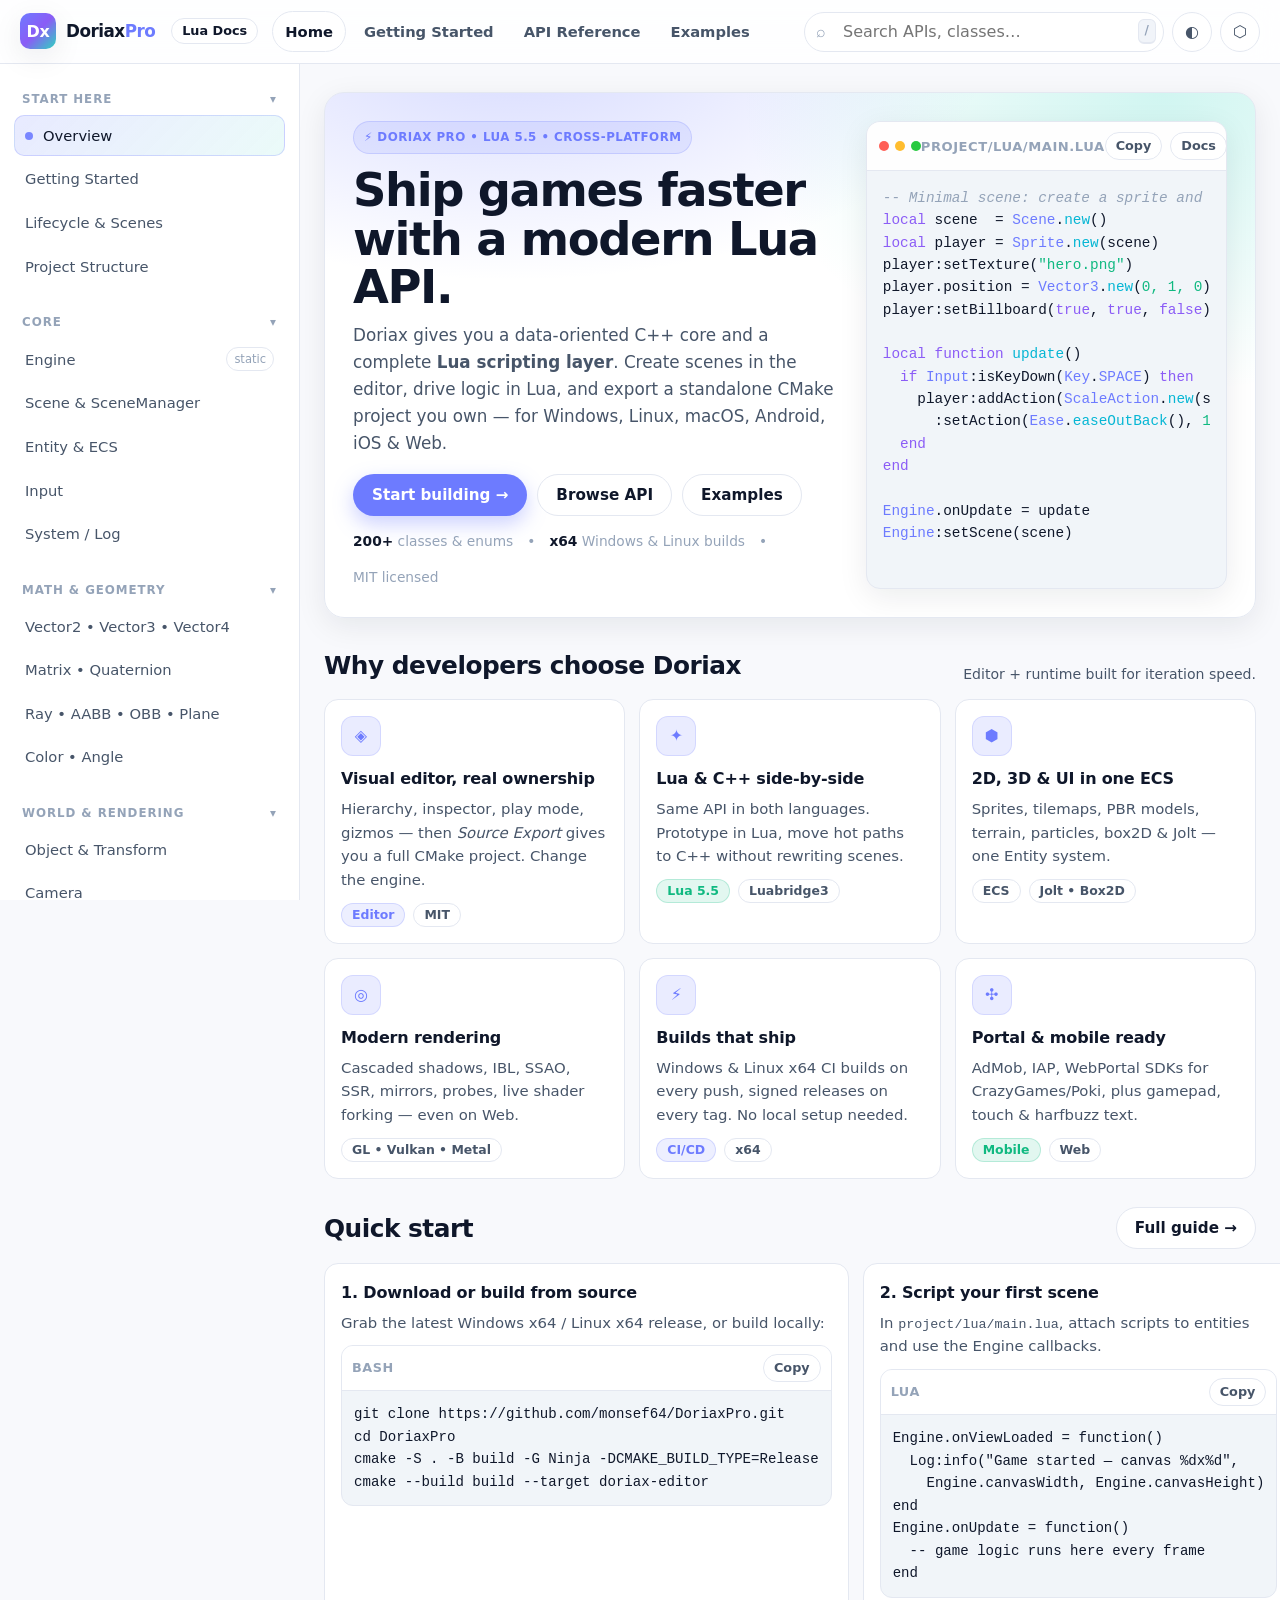
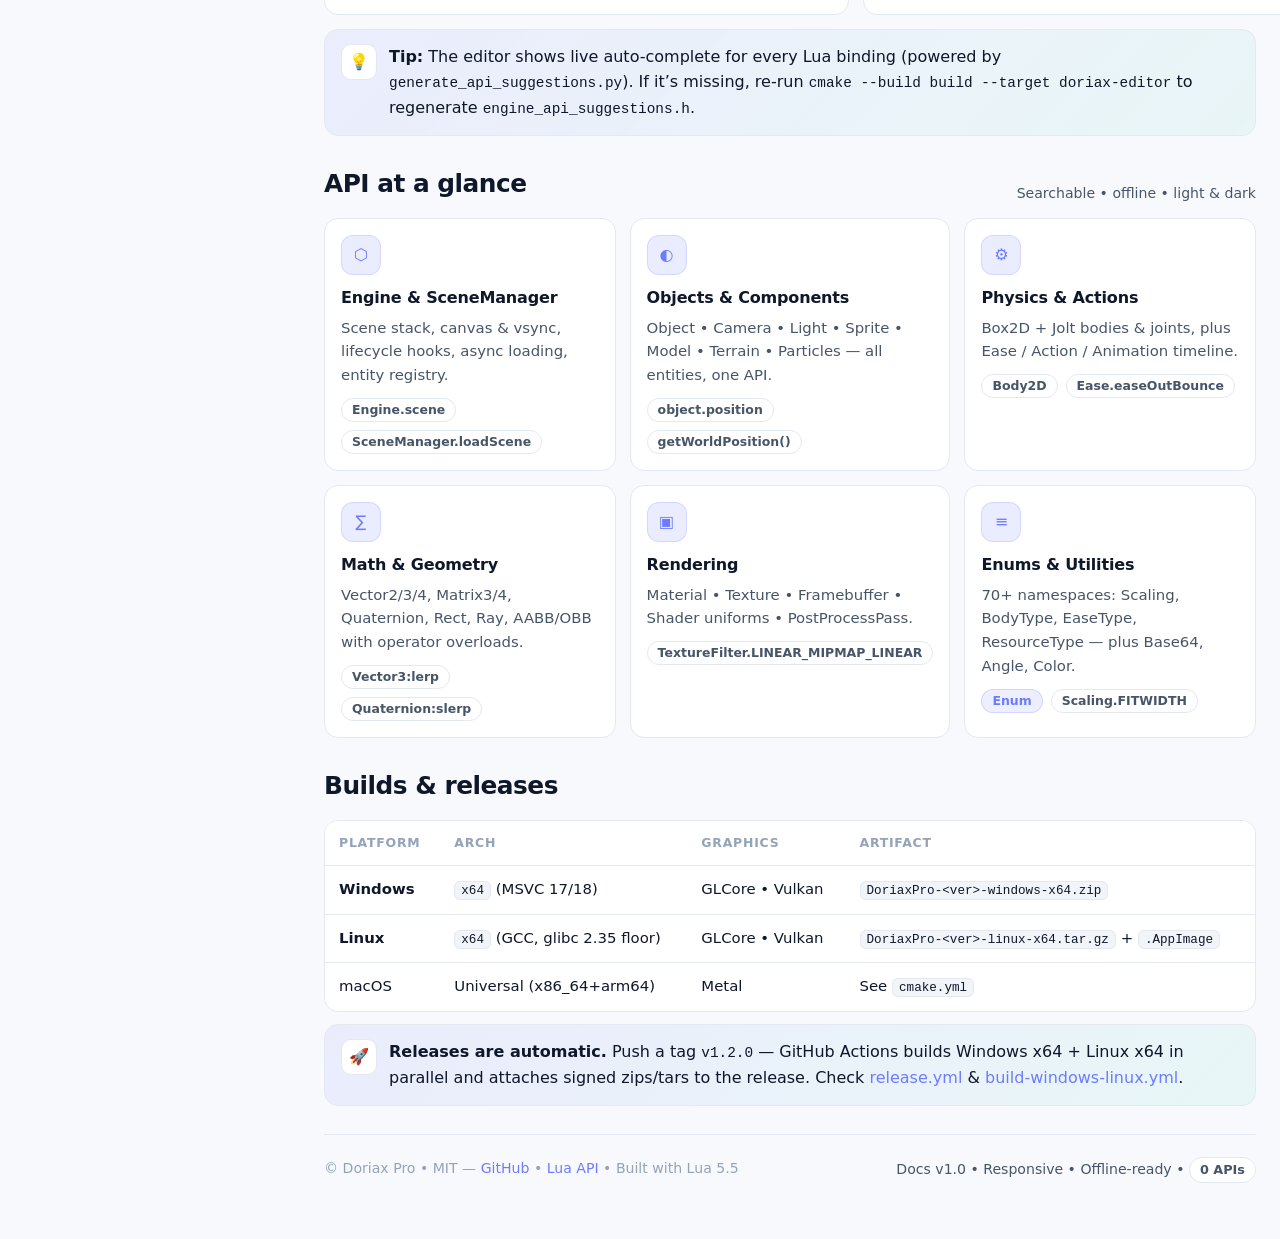
<file: LuaDocs/index.html>
<!doctype html>
<html lang="en" data-theme="auto">
<head>
<meta charset="utf-8"/>
<meta name="viewport" content="width=device-width,initial-scale=1"/>
<meta name="color-scheme" content="light dark"/>
<title>Doriax Pro — Lua Scripting Docs</title>
<meta name="description" content="Modern, responsive Lua API documentation for Doriax Pro engine. Entities, components, math, rendering, physics, actions, audio and more."/>
<link rel="icon" href="data:image/svg+xml,<svg xmlns='http://www.w3.org/2000/svg' viewBox='0 0 64 64'><rect width='64' height='64' rx='14' fill='%236d7bff'/><text x='50%' y='54%' text-anchor='middle' dy='.35em' font-family='system-ui' font-weight='800' font-size='28' fill='white'>Dx</text></svg>">
<link rel="stylesheet" href="assets/css/style.css"/>
<meta property="og:title" content="Doriax Pro — Lua Docs"/>
<meta property="og:description" content="Fast, modern Lua scripting reference for the Doriax engine."/>
</head>
<body>
<header class="header">
  <div class="header-left">
    <button class="icon-btn burger" id="burgerBtn" aria-label="Open menu">☰</button>
    <a class="brand" href="index.html">
      <span class="brand-mark">Dx</span>
      <span class="brand-wordmark">Doriax<span>Pro</span></span>
      <span class="pill" style="margin-left:6px">Lua Docs</span>
    </a>
    <nav class="nav" aria-label="Primary">
      <a class="nav-link active" href="index.html">Home</a>
      <a class="nav-link" href="getting-started.html">Getting Started</a>
      <a class="nav-link" href="api.html">API Reference</a>
      <a class="nav-link" href="examples.html">Examples</a>
    </nav>
  </div>
  <div class="header-right">
    <label class="search-wrap" aria-label="Search docs">
      <span class="search-icon">⌕</span>
      <input class="search-input" data-search type="search" placeholder="Search APIs, classes…" autocomplete="off" spellcheck="false"/>
      <span class="search-kbd"><kbd>/</kbd></span>
    </label>
    <button class="icon-btn" id="themeToggle" aria-label="Toggle theme">◐</button>
    <a class="icon-btn" href="https://github.com/monsef64/DoriaxPro" target="_blank" rel="noopener" aria-label="GitHub">⬡</a>
  </div>
</header>

<div class="shell">
  <aside class="sidebar" id="sidebar">
    <div class="side-group">
      <div class="side-title">Start here <span>▾</span></div>
      <div class="side-links">
        <a class="side-link active" href="index.html"><span class="dot"></span> Overview</a>
        <a class="side-link" href="getting-started.html">Getting Started</a>
        <a class="side-link" href="getting-started.html#lifecycle">Lifecycle & Scenes</a>
        <a class="side-link" href="getting-started.html#project-structure">Project Structure</a>
      </div>
    </div>
    <div class="side-group">
      <div class="side-title">Core <span>▾</span></div>
      <div class="side-links">
        <a class="side-link" href="api.html#engine">Engine <small>static</small></a>
        <a class="side-link" href="api.html#scene">Scene & SceneManager</a>
        <a class="side-link" href="api.html#entity">Entity & ECS</a>
        <a class="side-link" href="api.html#input">Input</a>
        <a class="side-link" href="api.html#system">System / Log</a>
      </div>
    </div>
    <div class="side-group">
      <div class="side-title">Math & Geometry <span>▾</span></div>
      <div class="side-links">
        <a class="side-link" href="api.html#math">Vector2 • Vector3 • Vector4</a>
        <a class="side-link" href="api.html#matrix">Matrix • Quaternion</a>
        <a class="side-link" href="api.html#shapes">Ray • AABB • OBB • Plane</a>
        <a class="side-link" href="api.html#color">Color • Angle</a>
      </div>
    </div>
    <div class="side-group">
      <div class="side-title">World & Rendering <span>▾</span></div>
      <div class="side-links">
        <a class="side-link" href="api.html#object">Object & Transform</a>
        <a class="side-link" href="api.html#camera">Camera</a>
        <a class="side-link" href="api.html#light">Light & Fog</a>
        <a class="side-link" href="api.html#mesh">Mesh • Model • Sprite</a>
        <a class="side-link" href="api.html#material">Material • Texture</a>
        <a class="side-link" href="api.html#terrain">Terrain & Water</a>
      </div>
    </div>
    <div class="side-group">
      <div class="side-title">Gameplay <span>▾</span></div>
      <div class="side-links">
        <a class="side-link" href="api.html#physics">Physics 2D / 3D</a>
        <a class="side-link" href="api.html#particles">Particles</a>
        <a class="side-link" href="api.html#audio">Audio</a>
        <a class="side-link" href="api.html#ui">UI Widgets</a>
        <a class="side-link" href="api.html#anim">Actions & Animation</a>
      </div>
    </div>
    <div class="side-group">
      <div class="side-title">Services <span>▾</span></div>
      <div class="side-links">
        <a class="side-link" href="api.html#enums">Enums</a>
        <a class="side-link" href="api.html#ads">AdMob • IAP • WebPortal</a>
        <a class="side-link" href="api.html#resources">ResourceProgress</a>
      </div>
    </div>
    <div class="side-group">
      <div class="side-links">
        <a class="side-link" href="examples.html">All examples →</a>
        <a class="side-link" href="api.html">Full API index →</a>
      </div>
    </div>
  </aside>
  <div class="backdrop" id="backdrop"></div>

  <main class="main">
    <div class="content">

      <!-- HERO -->
      <div class="hero">
        <div>
          <span class="eyebrow">⚡ Doriax Pro • Lua 5.5 • Cross-platform</span>
          <h1>Ship games faster with a modern Lua API.</h1>
          <p>Doriax gives you a data-oriented C++ core and a complete <strong>Lua scripting layer</strong>. Create scenes in the editor, drive logic in Lua, and export a standalone CMake project you own — for Windows, Linux, macOS, Android, iOS & Web.</p>
          <div class="cta-row">
            <a class="btn btn-primary" href="getting-started.html">Start building →</a>
            <a class="btn btn-ghost" href="api.html">Browse API</a>
            <a class="btn btn-ghost" href="examples.html">Examples</a>
          </div>
          <div class="stats">
            <span><strong>200+</strong> classes & enums</span>
            <span>•</span>
            <span><strong>x64</strong> Windows & Linux builds</span>
            <span>•</span>
            <span>MIT licensed</span>
          </div>
        </div>

        <div class="code-window">
          <div class="code-head">
            <div class="dots"><i></i><i></i><i></i></div>
            <div style="font-weight:700; font-size:.82rem; letter-spacing:.04em; text-transform:uppercase; color:var(--text-faint)">project/lua/main.lua</div>
            <div class="code-actions">
              <button class="mini-btn" data-copy>Copy</button>
              <a class="mini-btn" href="api.html" style="display:inline-flex;align-items:center;text-decoration:none">Docs</a>
            </div>
          </div>
          <div class="code-body"><pre><span class="tok-c">-- Minimal scene: create a sprite and react to input</span>
<span class="tok-k">local</span> scene  = <span class="tok-n">Scene</span>.<span class="tok-f">new</span>()
<span class="tok-k">local</span> player = <span class="tok-n">Sprite</span>.<span class="tok-f">new</span>(scene)
player:setTexture(<span class="tok-s">"hero.png"</span>)
player.position = <span class="tok-n">Vector3</span>.<span class="tok-f">new</span>(<span class="tok-s">0, 1, 0</span>)
player:setBillboard(<span class="tok-k">true</span>, <span class="tok-k">true</span>, <span class="tok-k">false</span>)

<span class="tok-k">local</span> <span class="tok-k">function</span> <span class="tok-f">update</span>()
  <span class="tok-k">if</span> <span class="tok-n">Input</span>:isKeyDown(<span class="tok-n">Key</span>.<span class="tok-n">SPACE</span>) <span class="tok-k">then</span>
    player:addAction(<span class="tok-n">ScaleAction</span>.<span class="tok-f">new</span>(scene, player)
      :setAction(<span class="tok-n">Ease</span>.<span class="tok-f">easeOutBack</span>(), <span class="tok-s">1.2</span>, <span class="tok-s">0.18</span>))
  <span class="tok-k">end</span>
<span class="tok-k">end</span>

<span class="tok-n">Engine</span>.onUpdate = update
<span class="tok-n">Engine</span>:setScene(scene)</pre></div>
        </div>
      </div>

      <!-- FEATURE GRID -->
      <div class="section">
        <div class="section-head">
          <h2>Why developers choose Doriax</h2>
          <p class="small muted">Editor + runtime built for iteration speed.</p>
        </div>
        <div class="grid grid-3">
          <div class="card">
            <div class="card-icon">◈</div>
            <h3>Visual editor, real ownership</h3>
            <p>Hierarchy, inspector, play mode, gizmos — then <em>Source Export</em> gives you a full CMake project. Change the engine.</p>
            <div class="meta"><span class="badge accent">Editor</span><span class="badge">MIT</span></div>
          </div>
          <div class="card">
            <div class="card-icon">✦</div>
            <h3>Lua & C++ side-by-side</h3>
            <p>Same API in both languages. Prototype in Lua, move hot paths to C++ without rewriting scenes.</p>
            <div class="meta"><span class="badge green">Lua 5.5</span><span class="badge">Luabridge3</span></div>
          </div>
          <div class="card">
            <div class="card-icon">⬢</div>
            <h3>2D, 3D & UI in one ECS</h3>
            <p>Sprites, tilemaps, PBR models, terrain, particles, box2D & Jolt — one Entity system.</p>
            <div class="meta"><span class="badge">ECS</span><span class="badge">Jolt • Box2D</span></div>
          </div>
          <div class="card">
            <div class="card-icon">◎</div>
            <h3>Modern rendering</h3>
            <p>Cascaded shadows, IBL, SSAO, SSR, mirrors, probes, live shader forking — even on Web.</p>
            <div class="meta"><span class="badge">GL • Vulkan • Metal</span></div>
          </div>
          <div class="card">
            <div class="card-icon">⚡</div>
            <h3>Builds that ship</h3>
            <p>Windows & Linux x64 CI builds on every push, signed releases on every tag. No local setup needed.</p>
            <div class="meta"><span class="badge accent">CI/CD</span><span class="badge">x64</span></div>
          </div>
          <div class="card">
            <div class="card-icon">✣</div>
            <h3>Portal & mobile ready</h3>
            <p>AdMob, IAP, WebPortal SDKs for CrazyGames/Poki, plus gamepad, touch & harfbuzz text.</p>
            <div class="meta"><span class="badge green">Mobile</span><span class="badge">Web</span></div>
          </div>
        </div>
      </div>

      <!-- QUICK START -->
      <div class="section">
        <div class="section-head">
          <h2>Quick start</h2>
          <a class="btn btn-ghost" href="getting-started.html">Full guide →</a>
        </div>
        <div class="grid grid-2">
          <div class="card">
            <h3>1. Download or build from source</h3>
            <p>Grab the latest Windows x64 / Linux x64 release, or build locally:</p>
            <div class="example"><div class="example-head"><span>bash</span><button class="mini-btn" data-copy>Copy</button></div><pre>git clone https://github.com/monsef64/DoriaxPro.git
cd DoriaxPro
cmake -S . -B build -G Ninja -DCMAKE_BUILD_TYPE=Release
cmake --build build --target doriax-editor</pre></div>
          </div>
          <div class="card">
            <h3>2. Script your first scene</h3>
            <p>In <code>project/lua/main.lua</code>, attach scripts to entities and use the Engine callbacks.</p>
            <div class="example"><div class="example-head"><span>lua</span><button class="mini-btn" data-copy>Copy</button></div><pre>Engine.onViewLoaded = function()
  Log:info("Game started — canvas %dx%d",
    Engine.canvasWidth, Engine.canvasHeight)
end
Engine.onUpdate = function()
  -- game logic runs here every frame
end</pre></div>
          </div>
        </div>
        <div class="callout" style="margin-top:14px">
          <div class="ico">💡</div>
          <div><strong>Tip:</strong> The editor shows live auto-complete for every Lua binding (powered by <code>generate_api_suggestions.py</code>). If it’s missing, re-run <code>cmake --build build --target doriax-editor</code> to regenerate <code>engine_api_suggestions.h</code>.</div>
        </div>
      </div>

      <!-- API TEASER -->
      <div class="section">
        <div class="section-head">
          <h2>API at a glance</h2>
          <p class="small muted">Searchable • offline • light & dark</p>
        </div>
        <div class="grid grid-3">
          <a class="card" href="api.html#engine" style="text-decoration:none; color:inherit">
            <div class="card-icon">⬡</div><h3>Engine & SceneManager</h3><p>Scene stack, canvas & vsync, lifecycle hooks, async loading, entity registry.</p>
            <div class="meta"><span class="badge">Engine.scene</span><span class="badge">SceneManager.loadScene</span></div>
          </a>
          <a class="card" href="api.html#object" style="text-decoration:none; color:inherit">
            <div class="card-icon">◐</div><h3>Objects & Components</h3><p>Object • Camera • Light • Sprite • Model • Terrain • Particles — all entities, one API.</p>
            <div class="meta"><span class="badge">object.position</span><span class="badge">getWorldPosition()</span></div>
          </a>
          <a class="card" href="api.html#physics" style="text-decoration:none; color:inherit">
            <div class="card-icon">⚙</div><h3>Physics & Actions</h3><p>Box2D + Jolt bodies & joints, plus Ease / Action / Animation timeline.</p>
            <div class="meta"><span class="badge">Body2D</span><span class="badge">Ease.easeOutBounce</span></div>
          </a>
          <a class="card" href="api.html#math" style="text-decoration:none; color:inherit">
            <div class="card-icon">∑</div><h3>Math & Geometry</h3><p>Vector2/3/4, Matrix3/4, Quaternion, Rect, Ray, AABB/OBB with operator overloads.</p>
            <div class="meta"><span class="badge">Vector3:lerp</span><span class="badge">Quaternion:slerp</span></div>
          </a>
          <a class="card" href="api.html#material" style="text-decoration:none; color:inherit">
            <div class="card-icon">▣</div><h3>Rendering</h3><p>Material • Texture • Framebuffer • Shader uniforms • PostProcessPass.</p>
            <div class="meta"><span class="badge">TextureFilter.LINEAR_MIPMAP_LINEAR</span></div>
          </a>
          <a class="card" href="api.html#enums" style="text-decoration:none; color:inherit">
            <div class="card-icon">≡</div><h3>Enums & Utilities</h3><p>70+ namespaces: Scaling, BodyType, EaseType, ResourceType — plus Base64, Angle, Color.</p>
            <div class="meta"><span class="badge accent">Enum</span><span class="badge">Scaling.FITWIDTH</span></div>
          </a>
        </div>
      </div>

      <!-- PLATFORMS -->
      <div class="section">
        <div class="section-head"><h2>Builds & releases</h2></div>
        <div class="table-wrap">
          <table>
            <thead><tr><th>Platform</th><th>Arch</th><th>Graphics</th><th>Artifact</th></tr></thead>
            <tbody>
              <tr><td><strong>Windows</strong></td><td><code>x64</code> (MSVC 17/18)</td><td>GLCore • Vulkan</td><td><code>DoriaxPro-&lt;ver&gt;-windows-x64.zip</code></td></tr>
              <tr><td><strong>Linux</strong></td><td><code>x64</code> (GCC, glibc 2.35 floor)</td><td>GLCore • Vulkan</td><td><code>DoriaxPro-&lt;ver&gt;-linux-x64.tar.gz</code> + <code>.AppImage</code></td></tr>
              <tr><td>macOS</td><td>Universal (x86_64+arm64)</td><td>Metal</td><td>See <code>cmake.yml</code></td></tr>
            </tbody>
          </table>
        </div>
        <div class="callout" style="margin-top:12px">
          <div class="ico">🚀</div>
          <div><strong>Releases are automatic.</strong> Push a tag <code>v1.2.0</code> — GitHub Actions builds Windows x64 + Linux x64 in parallel and attaches signed zips/tars to the release. Check <a href="https://github.com/monsef64/DoriaxPro/actions/workflows/release.yml">release.yml</a> & <a href="https://github.com/monsef64/DoriaxPro/actions/workflows/build-windows-linux.yml">build-windows-linux.yml</a>.</div>
        </div>
      </div>

      <footer class="footer">
        <div>© Doriax Pro • MIT — <a href="https://github.com/monsef64/DoriaxPro">GitHub</a> • <a href="api.html">Lua API</a> • Built with Lua 5.5</div>
        <div class="small muted">Docs v1.0 • Responsive • Offline-ready • <span id="resultCount" class="pill">—</span></div>
      </footer>

    </div>
  </main>
</div>

<script src="assets/js/app.js"></script>
</body>
</html>
</file>
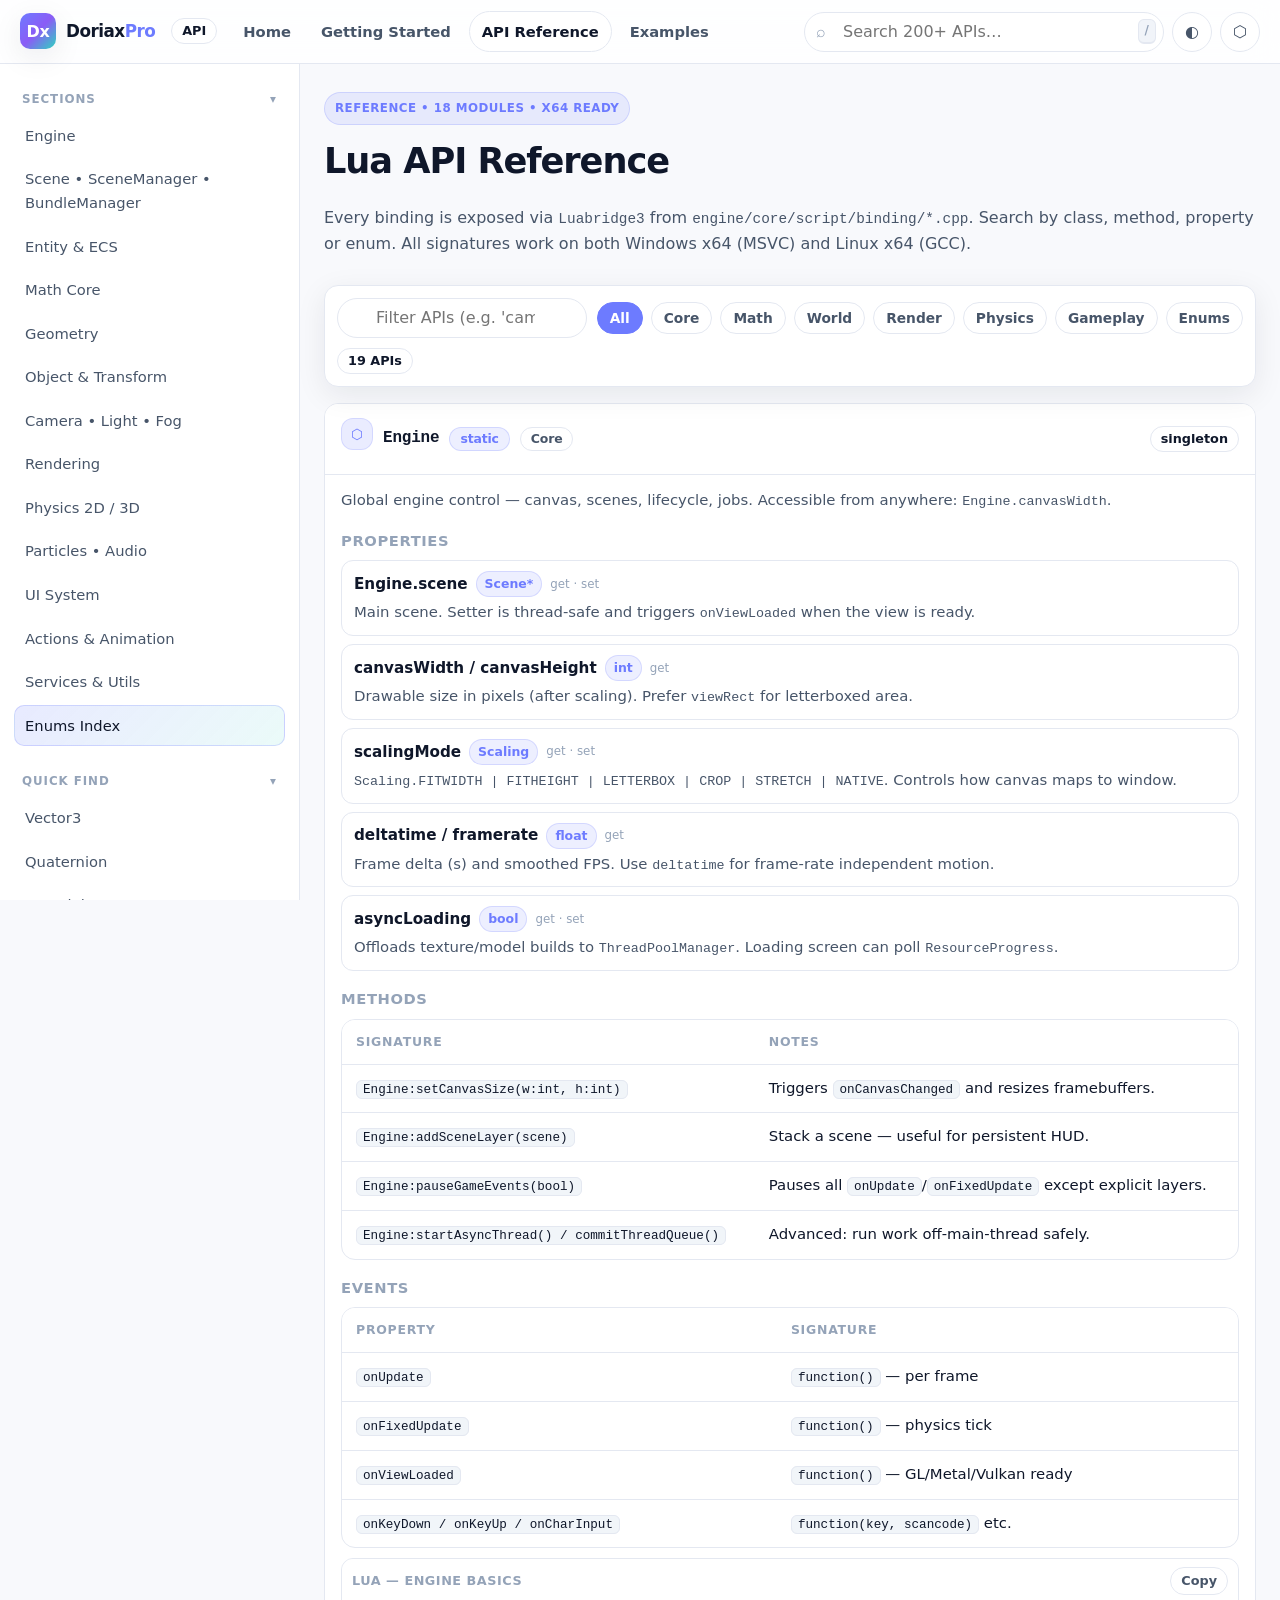
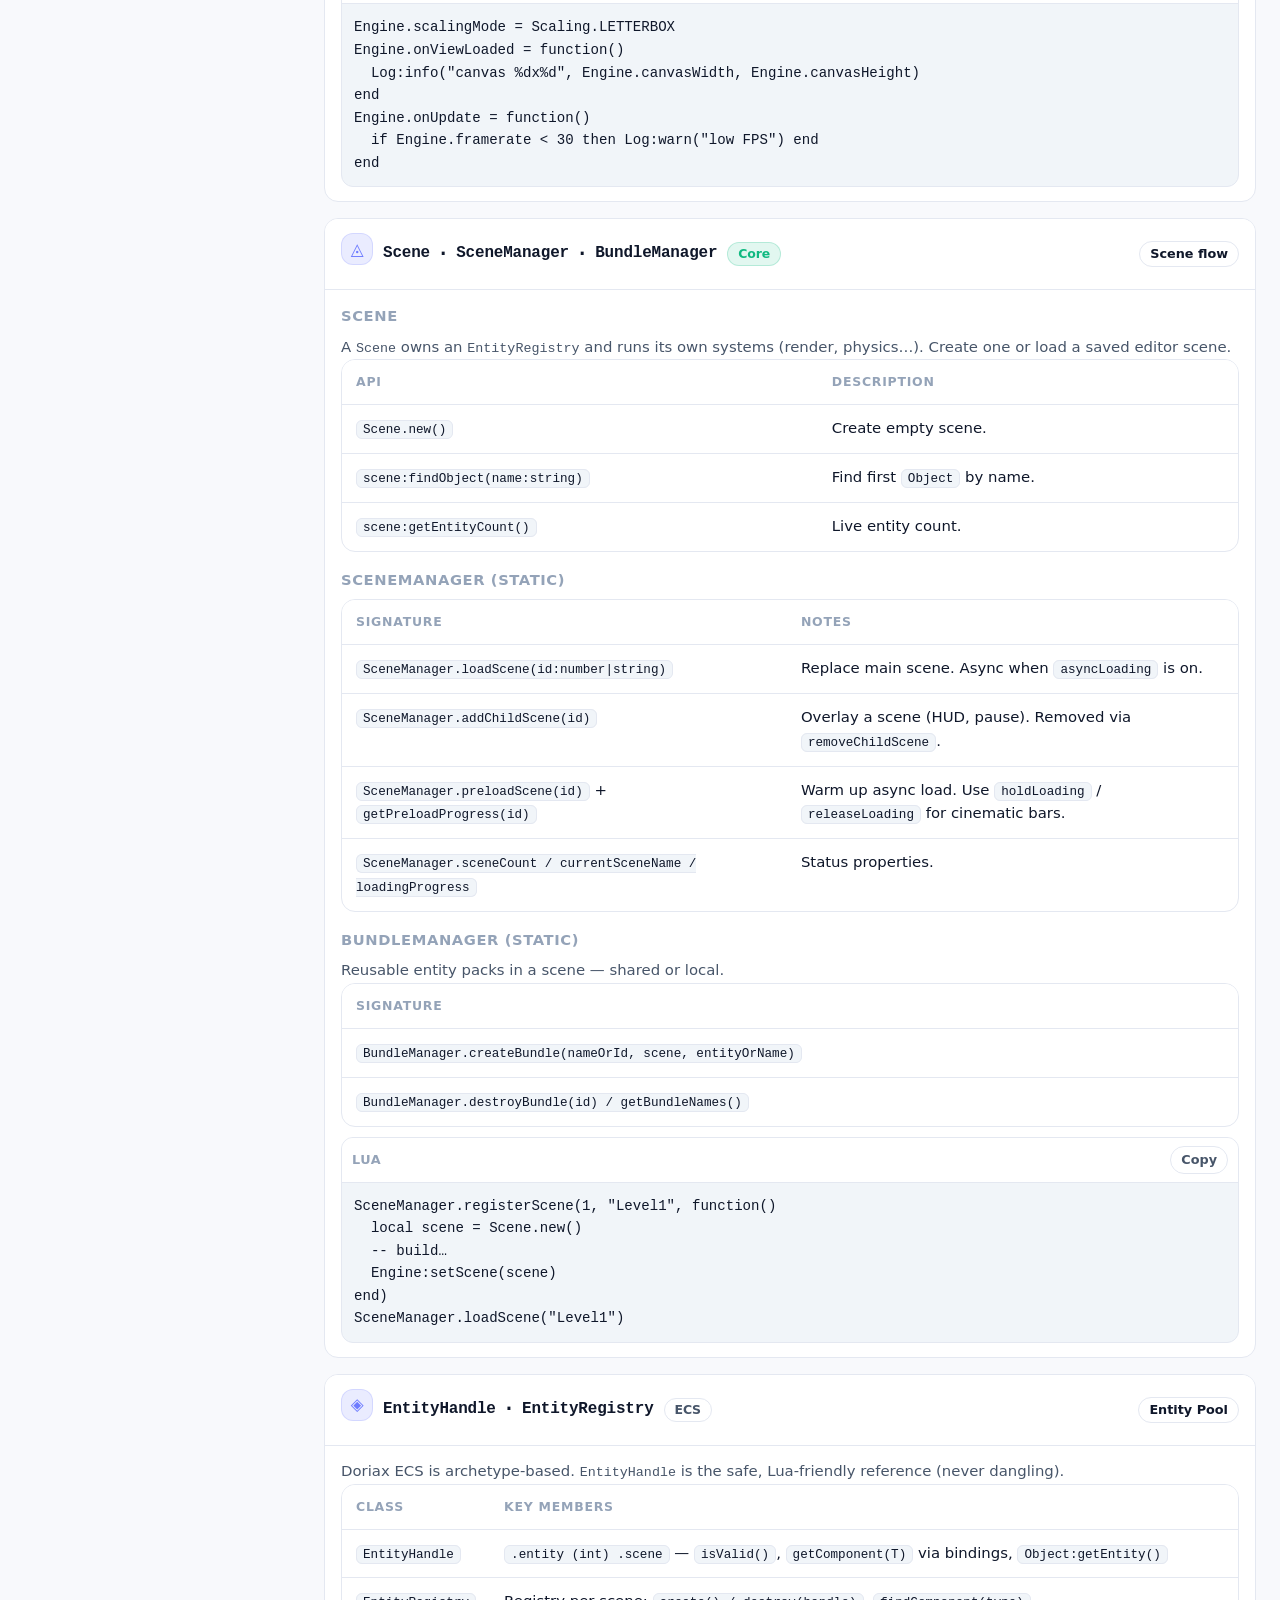
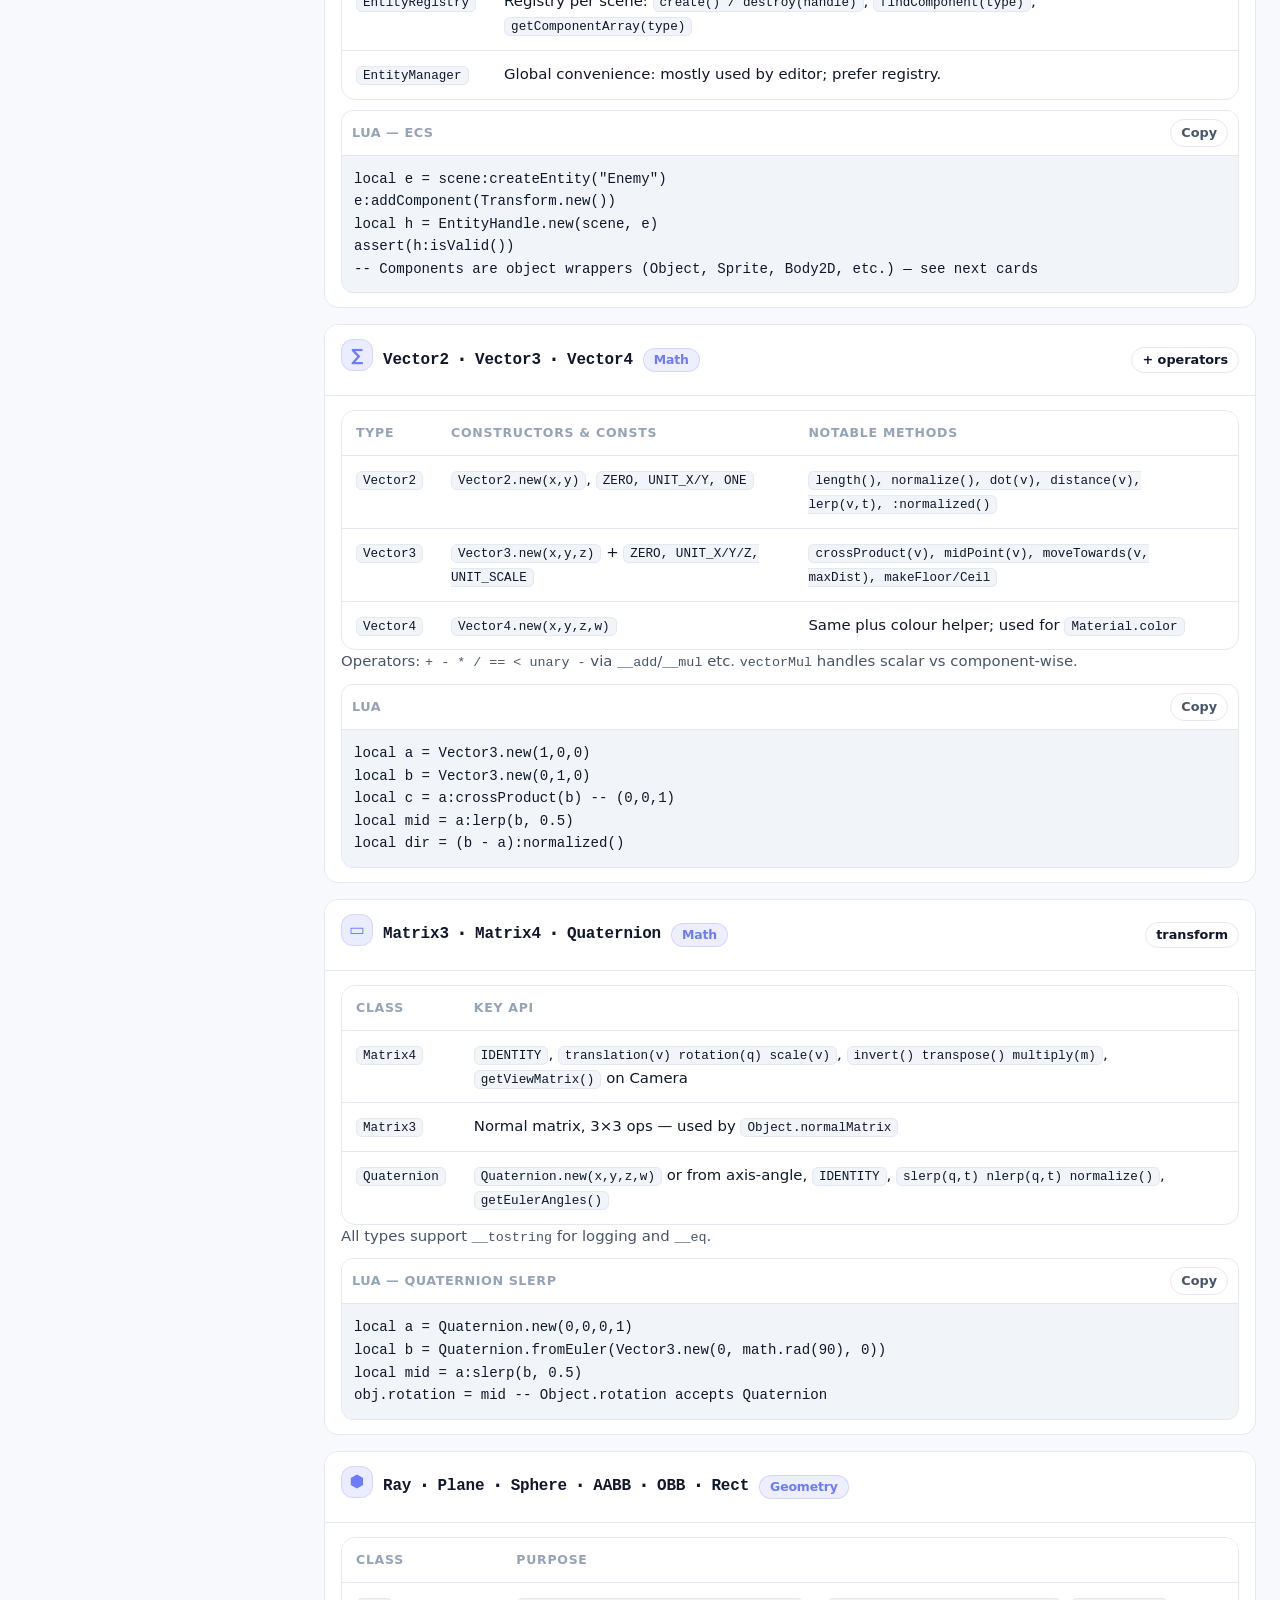
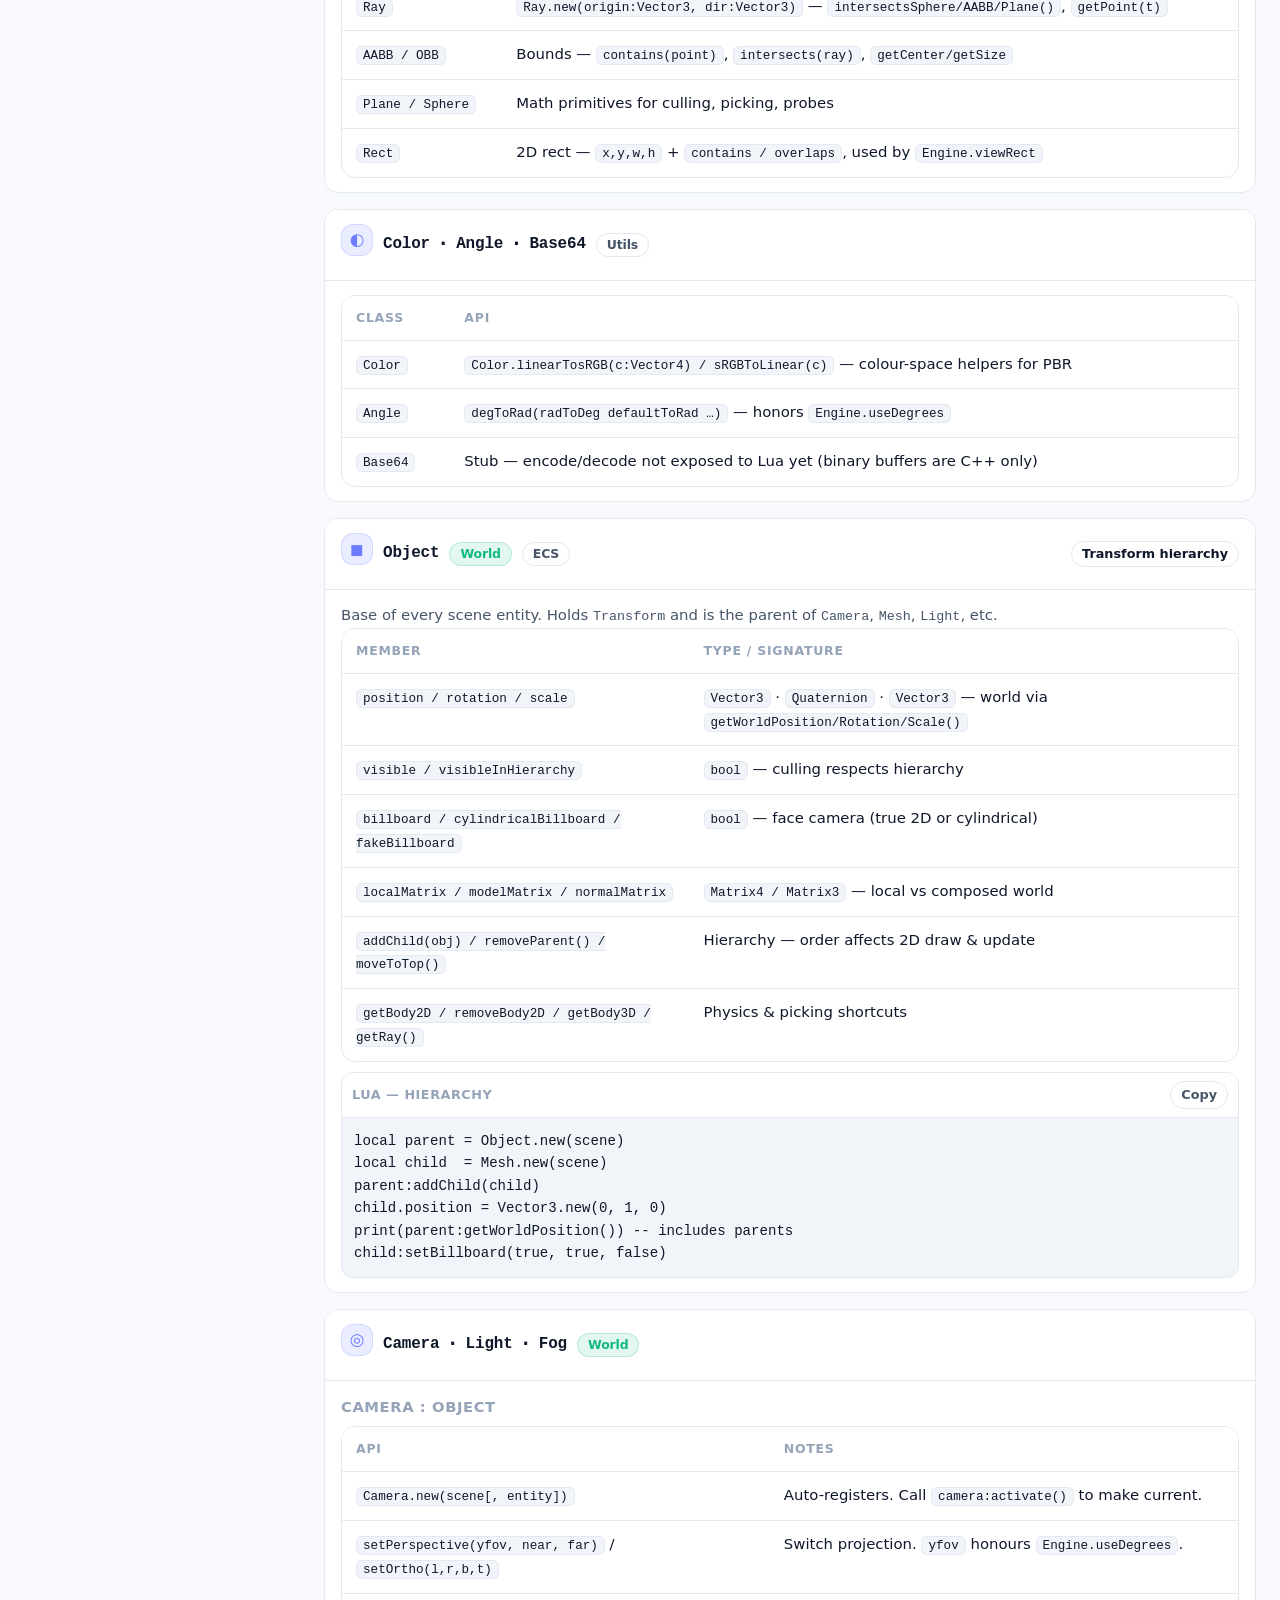
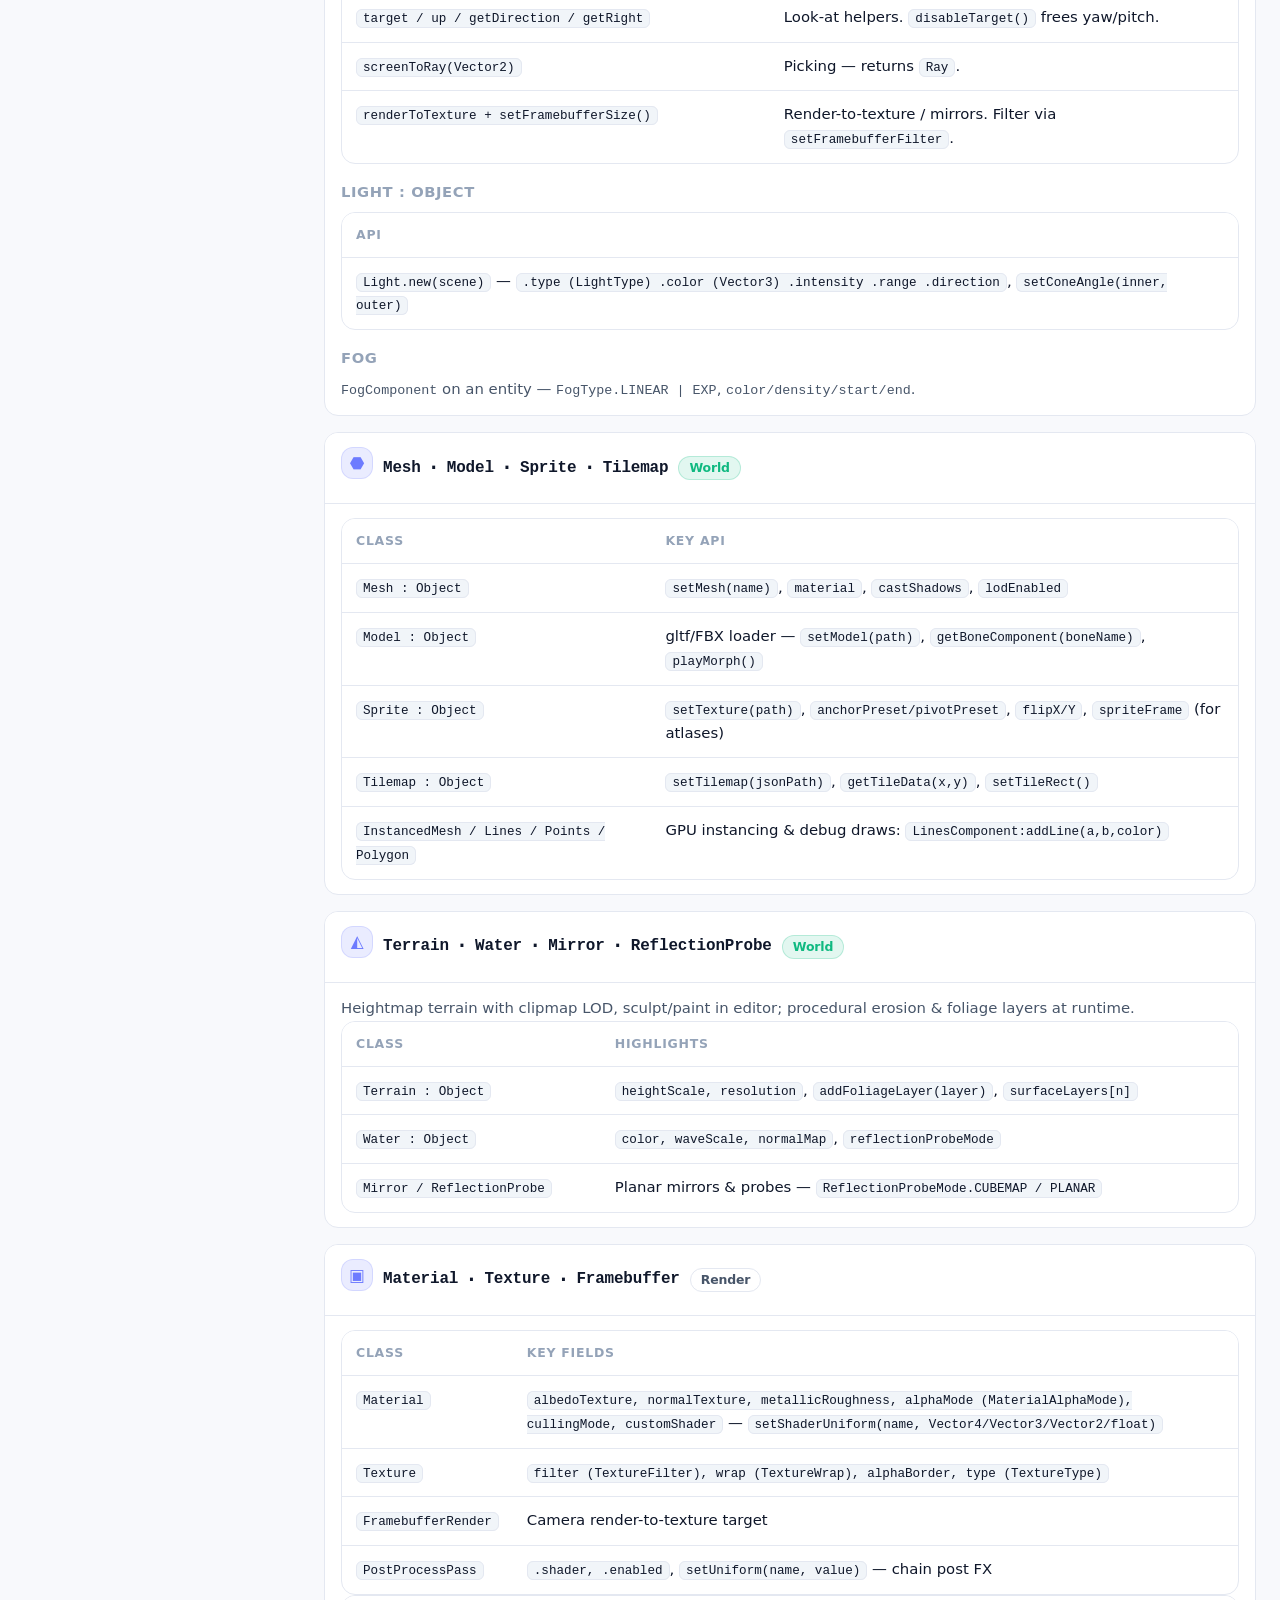
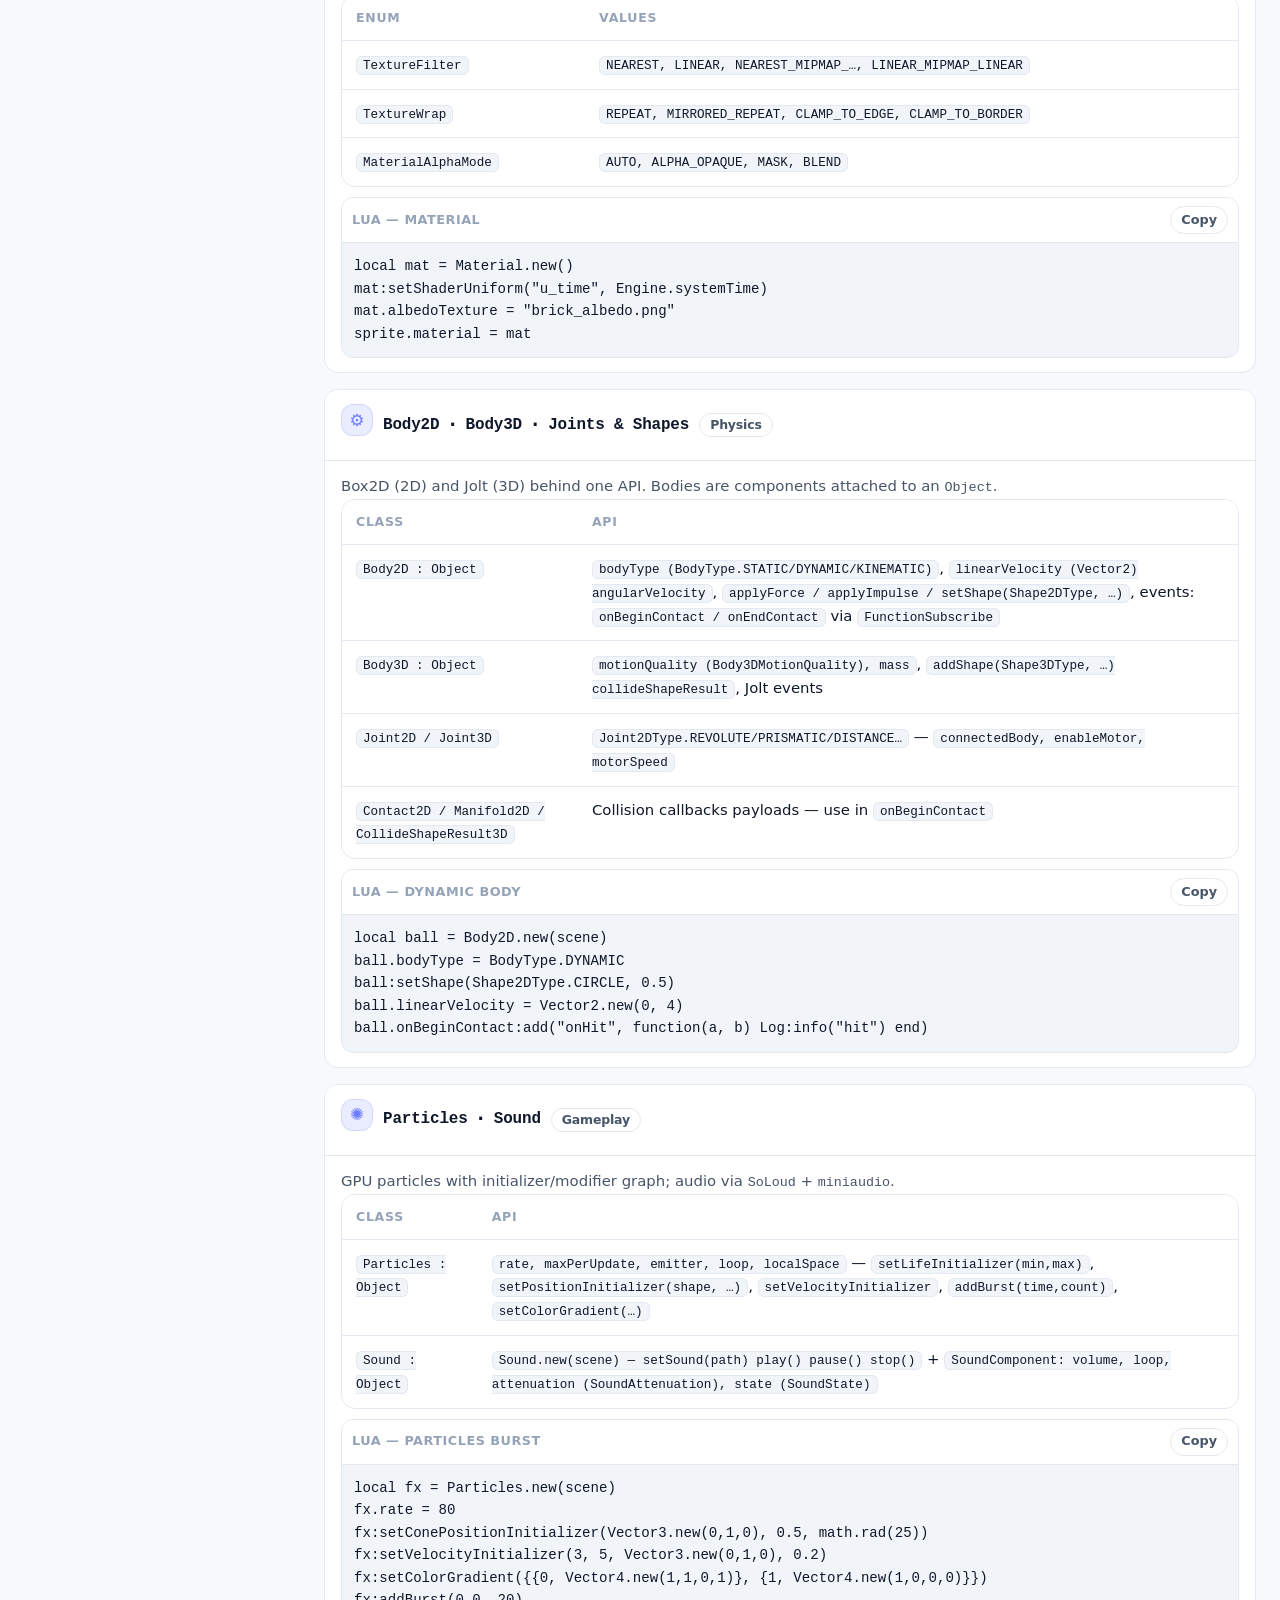
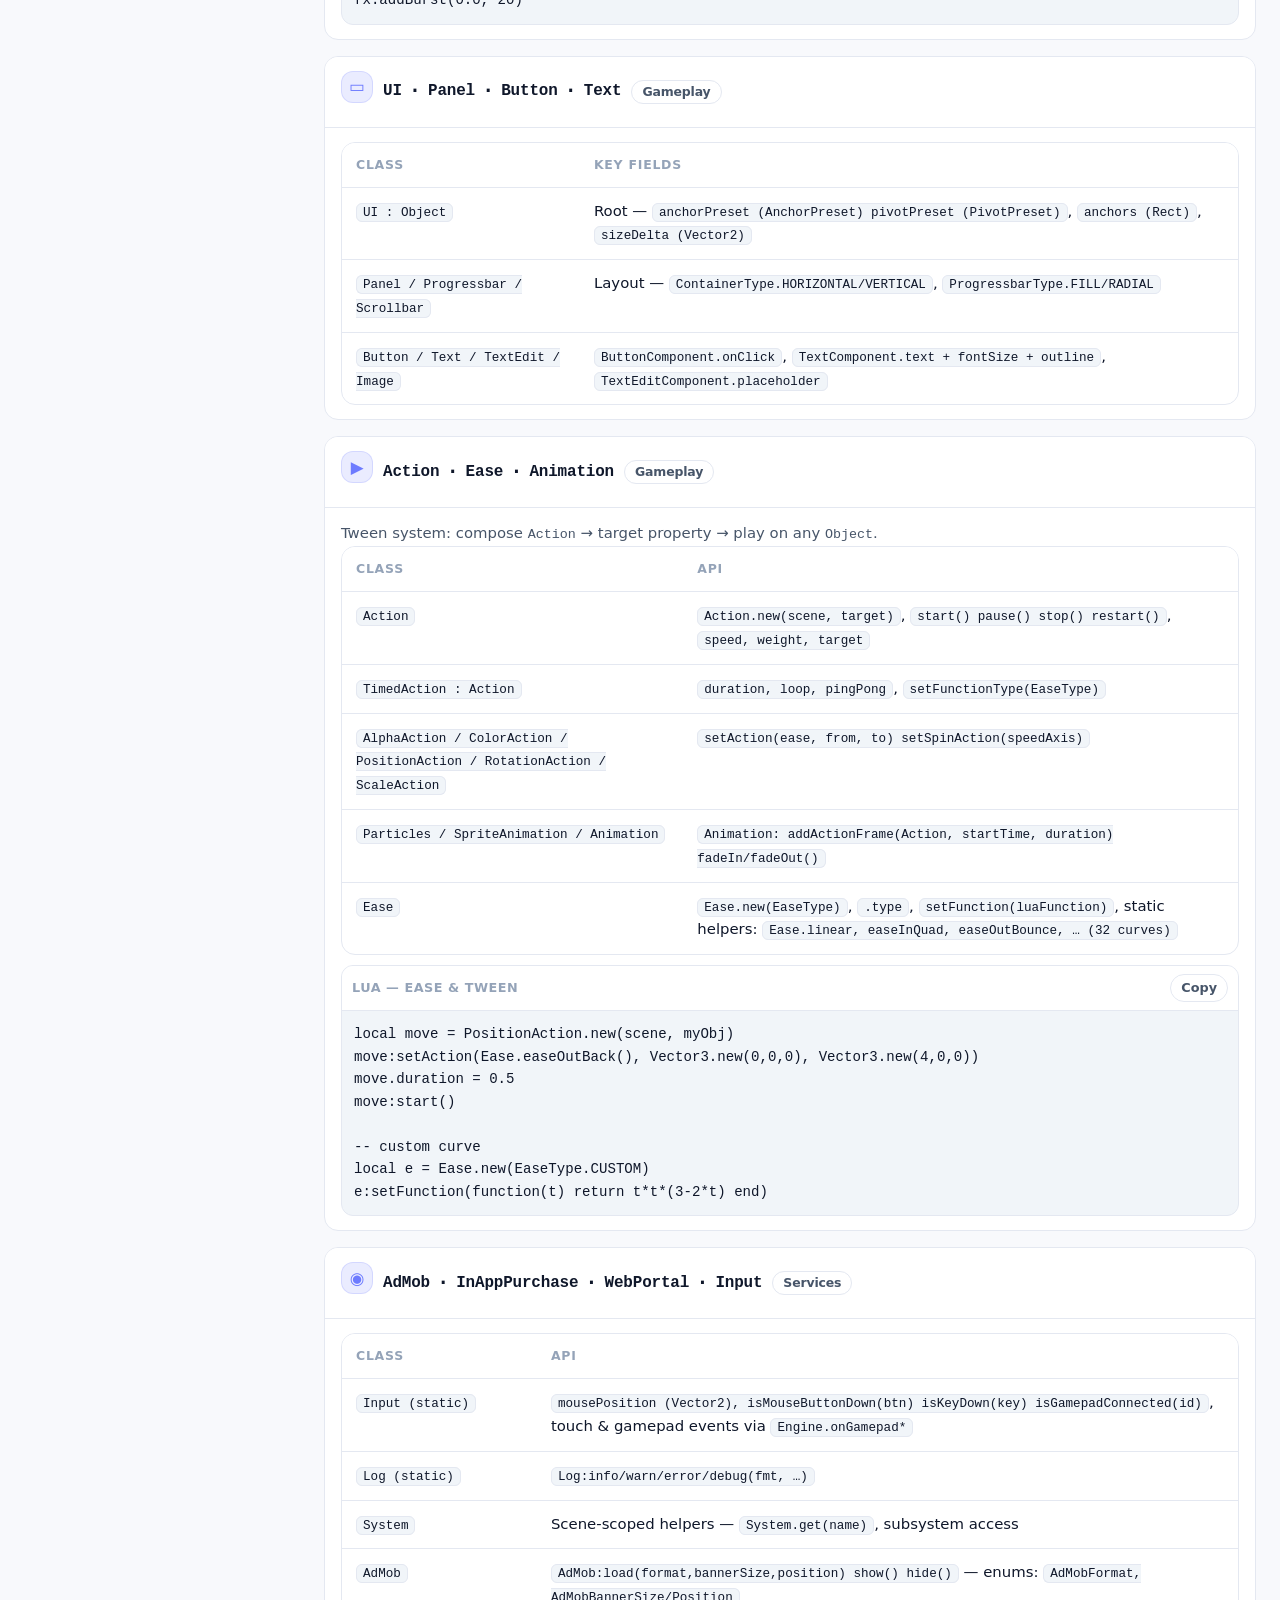
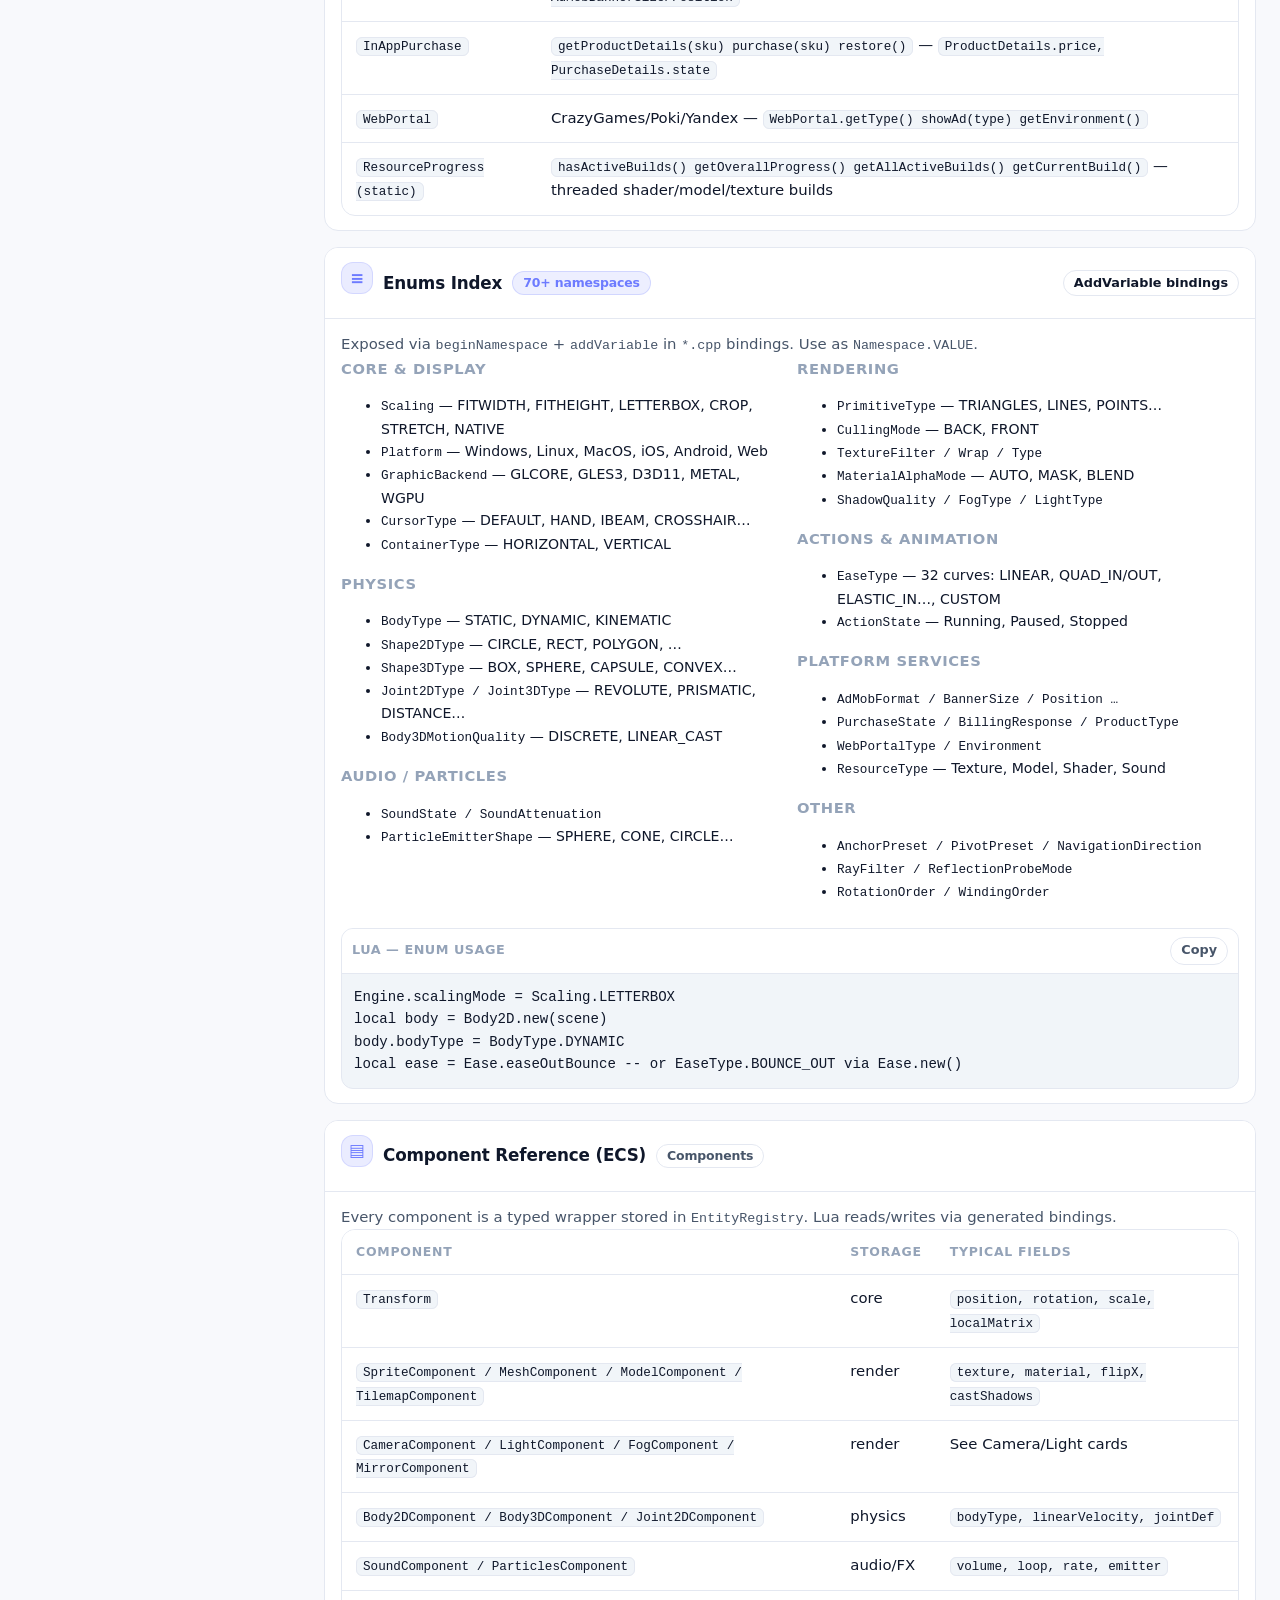
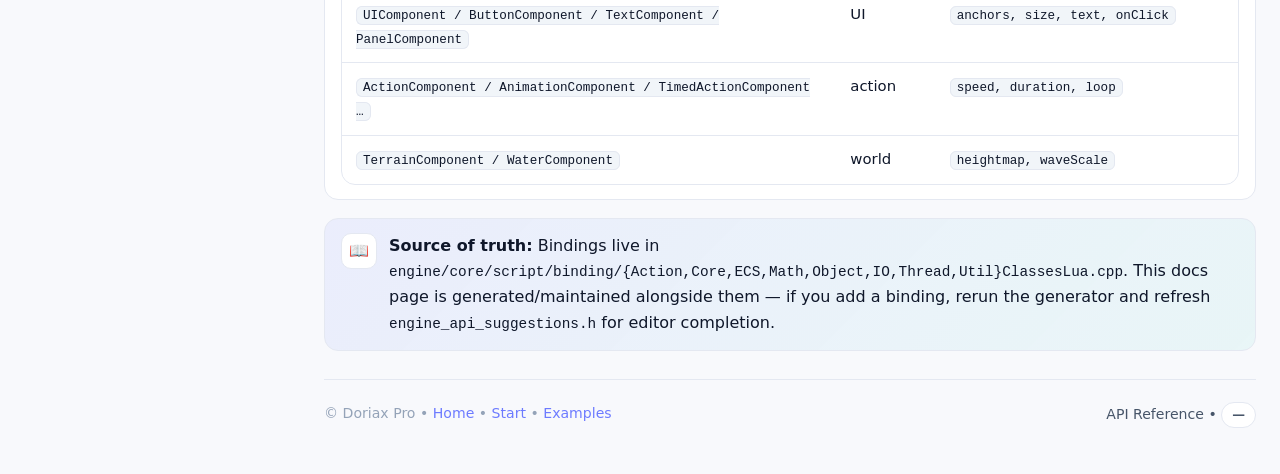
<file: LuaDocs/api.html>
<!doctype html>
<html lang="en" data-theme="auto">
<head>
<meta charset="utf-8"/>
<meta name="viewport" content="width=device-width,initial-scale=1"/>
<title>API Reference — Doriax Pro Lua Docs</title>
<link rel="icon" href="data:image/svg+xml,<svg xmlns='http://www.w3.org/2000/svg' viewBox='0 0 64 64'><rect width='64' height='64' rx='14' fill='%236d7bff'/><text x='50%' y='54%' text-anchor='middle' dy='.35em' font-family='system-ui' font-weight='800' font-size='28' fill='white'>Dx</text></svg>">
<link rel="stylesheet" href="assets/css/style.css"/>
</head>
<body>
<header class="header">
  <div class="header-left">
    <button class="icon-btn burger" id="burgerBtn">☰</button>
    <a class="brand" href="index.html"><span class="brand-mark">Dx</span><span class="brand-wordmark">Doriax<span>Pro</span></span><span class="pill" style="margin-left:6px">API</span></a>
    <nav class="nav">
      <a class="nav-link" href="index.html">Home</a>
      <a class="nav-link" href="getting-started.html">Getting Started</a>
      <a class="nav-link active" href="api.html">API Reference</a>
      <a class="nav-link" href="examples.html">Examples</a>
    </nav>
  </div>
  <div class="header-right">
    <label class="search-wrap"><span class="search-icon">⌕</span><input id="apiSearch" data-search class="search-input" type="search" placeholder="Search 200+ APIs…" spellcheck="false"/><span class="search-kbd"><kbd>/</kbd></span></label>
    <button class="icon-btn" id="themeToggle">◐</button>
    <a class="icon-btn" href="https://github.com/monsef64/DoriaxPro" target="_blank" rel="noopener">⬡</a>
  </div>
</header>

<div class="shell">
  <aside class="sidebar" id="sidebar">
    <div class="side-group">
      <div class="side-title">Sections <span>▾</span></div>
      <div class="side-links">
        <a class="side-link" href="#engine">Engine</a>
        <a class="side-link" href="#scene">Scene • SceneManager • BundleManager</a>
        <a class="side-link" href="#entity">Entity & ECS</a>
        <a class="side-link" href="#math">Math Core</a>
        <a class="side-link" href="#shapes">Geometry</a>
        <a class="side-link" href="#object">Object & Transform</a>
        <a class="side-link" href="#camera">Camera • Light • Fog</a>
        <a class="side-link" href="#render">Rendering</a>
        <a class="side-link" href="#physics">Physics 2D / 3D</a>
        <a class="side-link" href="#particles">Particles • Audio</a>
        <a class="side-link" href="#ui">UI System</a>
        <a class="side-link" href="#actions">Actions & Animation</a>
        <a class="side-link" href="#services">Services & Utils</a>
        <a class="side-link" href="#enums">Enums Index</a>
      </div>
    </div>
    <div class="side-group">
      <div class="side-title">Quick find <span>▾</span></div>
      <div class="side-links">
        <a class="side-link" href="#vector3">Vector3</a>
        <a class="side-link" href="#quaternion">Quaternion</a>
        <a class="side-link" href="#material">Material</a>
        <a class="side-link" href="#texture">Texture</a>
        <a class="side-link" href="#sprite">Sprite</a>
        <a class="side-link" href="#terrain">Terrain</a>
        <a class="side-link" href="#ease">Ease</a>
      </div>
    </div>
    <div class="side-group">
      <div class="side-title">Filters <span>▾</span></div>
      <div class="side-links" style="padding:6px 8px">
        <div style="display:flex; gap:6px; flex-wrap:wrap">
          <span style="font-size:.78rem; color:var(--text-faint); font-weight:700; width:100%">View by category:</span>
          <small class="muted">Use top bar chips too</small>
        </div>
      </div>
    </div>
  </aside>
  <div class="backdrop" id="backdrop"></div>

  <main class="main">
    <div class="content">

      <div class="section" style="margin-top:0">
        <span class="eyebrow">Reference • 18 modules • x64 ready</span>
        <h1 style="margin:8px 0 8px; font-size:2.2rem; letter-spacing:-.03em">Lua API Reference</h1>
        <p class="muted">Every binding is exposed via <code>Luabridge3</code> from <code>engine/core/script/binding/*.cpp</code>. Search by class, method, property or enum. All signatures work on both Windows x64 (MSVC) and Linux x64 (GCC).</p>
      </div>

      <div class="api-toolbar">
        <input data-search class="search-input" style="flex:1; min-width:200px" type="search" placeholder="Filter APIs (e.g. 'camera', 'Body2D', 'Vector3:lerp')"/>
        <div class="filter-chips">
          <button class="chip active" data-filter="all">All</button>
          <button class="chip" data-filter="core">Core</button>
          <button class="chip" data-filter="math">Math</button>
          <button class="chip" data-filter="object">World</button>
          <button class="chip" data-filter="render">Render</button>
          <button class="chip" data-filter="physics">Physics</button>
          <button class="chip" data-filter="gameplay">Gameplay</button>
          <button class="chip" data-filter="enums">Enums</button>
        </div>
        <span id="resultCount" class="pill">—</span>
      </div>

      <div class="api-grid">

        <!-- ENGINE -->
        <section id="engine" class="api-card card" data-api-card data-category="core" data-search-text="Engine canvas scaling scene framerate deltatime async ResourceProgress onUpdate onDraw">
          <div class="api-card-head">
            <h3><span class="card-icon" style="width:32px;height:32px;font-size:14px">⬡</span> <code>Engine</code> <span class="badge accent">static</span> <span class="badge">Core</span></h3>
            <span class="pill">singleton</span>
          </div>
          <div class="api-card-body">
            <p class="small muted">Global engine control — canvas, scenes, lifecycle, jobs. Accessible from anywhere: <code>Engine.canvasWidth</code>.</p>
            <h4>Properties</h4>
            <div class="prop-list">
              <div class="prop"><div class="prop-head"><span class="prop-name">Engine.scene</span><span class="prop-type">Scene*</span><span class="prop-access">get · set</span></div><p class="prop-desc">Main scene. Setter is thread-safe and triggers <code>onViewLoaded</code> when the view is ready.</p></div>
              <div class="prop"><div class="prop-head"><span class="prop-name">canvasWidth / canvasHeight</span><span class="prop-type">int</span><span class="prop-access">get</span></div><p class="prop-desc">Drawable size in pixels (after scaling). Prefer <code>viewRect</code> for letterboxed area.</p></div>
              <div class="prop"><div class="prop-head"><span class="prop-name">scalingMode</span><span class="prop-type">Scaling</span><span class="prop-access">get · set</span></div><p class="prop-desc"><code>Scaling.FITWIDTH | FITHEIGHT | LETTERBOX | CROP | STRETCH | NATIVE</code>. Controls how canvas maps to window.</p></div>
              <div class="prop"><div class="prop-head"><span class="prop-name">deltatime / framerate</span><span class="prop-type">float</span><span class="prop-access">get</span></div><p class="prop-desc">Frame delta (s) and smoothed FPS. Use <code>deltatime</code> for frame-rate independent motion.</p></div>
              <div class="prop"><div class="prop-head"><span class="prop-name">asyncLoading</span><span class="prop-type">bool</span><span class="prop-access">get · set</span></div><p class="prop-desc">Offloads texture/model builds to <code>ThreadPoolManager</code>. Loading screen can poll <code>ResourceProgress</code>.</p></div>
            </div>
            <h4>Methods</h4>
            <div class="table-wrap"><table><thead><tr><th>Signature</th><th>Notes</th></tr></thead><tbody>
              <tr><td><code>Engine:setCanvasSize(w:int, h:int)</code></td><td>Triggers <code>onCanvasChanged</code> and resizes framebuffers.</td></tr>
              <tr><td><code>Engine:addSceneLayer(scene)</code></td><td>Stack a scene — useful for persistent HUD.</td></tr>
              <tr><td><code>Engine:pauseGameEvents(bool)</code></td><td>Pauses all <code>onUpdate</code>/<code>onFixedUpdate</code> except explicit layers.</td></tr>
              <tr><td><code>Engine:startAsyncThread() / commitThreadQueue()</code></td><td>Advanced: run work off-main-thread safely.</td></tr>
            </tbody></table></div>
            <h4>Events</h4>
            <div class="table-wrap"><table><thead><tr><th>Property</th><th>Signature</th></tr></thead><tbody>
              <tr><td><code>onUpdate</code></td><td><code>function()</code> — per frame</td></tr>
              <tr><td><code>onFixedUpdate</code></td><td><code>function()</code> — physics tick</td></tr>
              <tr><td><code>onViewLoaded</code></td><td><code>function()</code> — GL/Metal/Vulkan ready</td></tr>
              <tr><td><code>onKeyDown / onKeyUp / onCharInput</code></td><td><code>function(key, scancode)</code> etc.</td></tr>
            </tbody></table></div>
            <div class="example"><div class="example-head"><span>lua — engine basics</span><button class="mini-btn" data-copy>Copy</button></div><pre>Engine.scalingMode = Scaling.LETTERBOX
Engine.onViewLoaded = function()
  Log:info("canvas %dx%d", Engine.canvasWidth, Engine.canvasHeight)
end
Engine.onUpdate = function()
  if Engine.framerate &lt; 30 then Log:warn("low FPS") end
end</pre></div>
          </div>
        </section>

        <!-- SCENE -->
        <section id="scene" class="api-card card" data-api-card data-category="core" data-search-text="Scene SceneManager BundleManager loadScene preload holdLoading sceneCount">
          <div class="api-card-head">
            <h3><span class="card-icon" style="width:32px;height:32px">◬</span> <code>Scene</code> · <code>SceneManager</code> · <code>BundleManager</code> <span class="badge green">Core</span></h3>
            <span class="pill">Scene flow</span>
          </div>
          <div class="api-card-body">
            <h4>Scene</h4>
            <p class="small muted">A <code>Scene</code> owns an <code>EntityRegistry</code> and runs its own systems (render, physics…). Create one or load a saved editor scene.</p>
            <div class="table-wrap"><table><thead><tr><th>API</th><th>Description</th></tr></thead><tbody>
              <tr><td><code>Scene.new()</code></td><td>Create empty scene.</td></tr>
              <tr><td><code>scene:findObject(name:string)</code></td><td>Find first <code>Object</code> by name.</td></tr>
              <tr><td><code>scene:getEntityCount()</code></td><td>Live entity count.</td></tr>
            </tbody></table></div>
            <h4>SceneManager (static)</h4>
            <div class="table-wrap"><table><thead><tr><th>Signature</th><th>Notes</th></tr></thead><tbody>
              <tr><td><code>SceneManager.loadScene(id:number|string)</code></td><td>Replace main scene. Async when <code>asyncLoading</code> is on.</td></tr>
              <tr><td><code>SceneManager.addChildScene(id)</code></td><td>Overlay a scene (HUD, pause). Removed via <code>removeChildScene</code>.</td></tr>
              <tr><td><code>SceneManager.preloadScene(id)</code> + <code>getPreloadProgress(id)</code></td><td>Warm up async load. Use <code>holdLoading</code> / <code>releaseLoading</code> for cinematic bars.</td></tr>
              <tr><td><code>SceneManager.sceneCount / currentSceneName / loadingProgress</code></td><td>Status properties.</td></tr>
            </tbody></table></div>
            <h4>BundleManager (static)</h4>
            <p class="small muted">Reusable entity packs in a scene — shared or local.</p>
            <div class="table-wrap"><table><thead><tr><th>Signature</th></tr></thead><tbody>
              <tr><td><code>BundleManager.createBundle(nameOrId, scene, entityOrName)</code></td></tr>
              <tr><td><code>BundleManager.destroyBundle(id) / getBundleNames()</code></td></tr>
            </tbody></table></div>
            <div class="example"><div class="example-head"><span>lua</span><button class="mini-btn" data-copy>Copy</button></div><pre>SceneManager.registerScene(1, "Level1", function()
  local scene = Scene.new()
  -- build…
  Engine:setScene(scene)
end)
SceneManager.loadScene("Level1")</pre></div>
          </div>
        </section>

        <!-- ENTITY -->
        <section id="entity" class="api-card card" data-api-card data-category="core" data-search-text="EntityHandle EntityRegistry EntityManager EntityPool hasComponent addComponent removeComponent">
          <div class="api-card-head">
            <h3><span class="card-icon" style="width:32px;height:32px">◈</span> <code>EntityHandle</code> · <code>EntityRegistry</code> <span class="badge">ECS</span></h3>
            <span class="pill">Entity Pool</span>
          </div>
          <div class="api-card-body">
            <p class="small muted">Doriax ECS is archetype-based. <code>EntityHandle</code> is the safe, Lua-friendly reference (never dangling).</p>
            <div class="table-wrap"><table><thead><tr><th>Class</th><th>Key members</th></tr></thead><tbody>
              <tr><td><code>EntityHandle</code></td><td><code>.entity (int) .scene</code> — <code>isValid()</code>, <code>getComponent(T)</code> via bindings, <code>Object:getEntity()</code></td></tr>
              <tr><td><code>EntityRegistry</code></td><td>Registry per scene: <code>create() / destroy(handle)</code>, <code>findComponent(type)</code>, <code>getComponentArray(type)</code></td></tr>
              <tr><td><code>EntityManager</code></td><td>Global convenience: mostly used by editor; prefer registry.</td></tr>
            </tbody></table></div>
            <div class="example"><div class="example-head"><span>lua — ecs</span><button class="mini-btn" data-copy>Copy</button></div><pre>local e = scene:createEntity("Enemy")
e:addComponent(Transform.new())
local h = EntityHandle.new(scene, e)
assert(h:isValid())
-- Components are object wrappers (Object, Sprite, Body2D, etc.) — see next cards</pre></div>
          </div>
        </section>

        <!-- MATH -->
        <section id="math" class="api-card card" data-api-card data-category="math" data-search-text="Vector2 Vector3 Vector4 length normalize dot cross lerp">
          <div class="api-card-head">
            <h3><span class="card-icon" style="width:32px;height:32px">∑</span> <code>Vector2</code> · <code>Vector3</code> · <code>Vector4</code> <span class="badge accent">Math</span></h3>
            <span class="pill">+ operators</span>
          </div>
          <div class="api-card-body">
            <div class="table-wrap"><table><thead><tr><th>Type</th><th>Constructors & consts</th><th>Notable methods</th></tr></thead><tbody>
              <tr><td><code>Vector2</code></td><td><code>Vector2.new(x,y)</code>, <code>ZERO, UNIT_X/Y, ONE</code></td><td><code>length(), normalize(), dot(v), distance(v), lerp(v,t), :normalized()</code></td></tr>
              <tr><td id="vector3"><code>Vector3</code></td><td><code>Vector3.new(x,y,z)</code> + <code>ZERO, UNIT_X/Y/Z, UNIT_SCALE</code></td><td><code>crossProduct(v), midPoint(v), moveTowards(v, maxDist), makeFloor/Ceil</code></td></tr>
              <tr><td><code>Vector4</code></td><td><code>Vector4.new(x,y,z,w)</code></td><td>Same plus colour helper; used for <code>Material.color</code></td></tr>
            </tbody></table></div>
            <p class="small muted">Operators: <code>+ - * / == &lt; unary -</code> via <code>__add</code>/<code>__mul</code> etc. <code>vectorMul</code> handles scalar vs component-wise.</p>
            <div class="example"><div class="example-head"><span>lua</span><button class="mini-btn" data-copy>Copy</button></div><pre>local a = Vector3.new(1,0,0)
local b = Vector3.new(0,1,0)
local c = a:crossProduct(b) -- (0,0,1)
local mid = a:lerp(b, 0.5)
local dir = (b - a):normalized()</pre></div>
          </div>
        </section>

        <section id="matrix" class="api-card card" data-api-card data-category="math" data-search-text="Matrix3 Matrix4 Quaternion slerp normalize rotationOrder">
          <div class="api-card-head">
            <h3><span class="card-icon" style="width:32px;height:32px">▭</span> <code>Matrix3</code> · <code>Matrix4</code> · <code id="quaternion">Quaternion</code> <span class="badge accent">Math</span></h3>
            <span class="pill">transform</span>
          </div>
          <div class="api-card-body">
            <div class="table-wrap"><table><thead><tr><th>Class</th><th>Key API</th></tr></thead><tbody>
              <tr><td><code>Matrix4</code></td><td><code>IDENTITY</code>, <code>translation(v) rotation(q) scale(v)</code>, <code>invert() transpose() multiply(m)</code>, <code>getViewMatrix()</code> on Camera</td></tr>
              <tr><td><code>Matrix3</code></td><td>Normal matrix, 3×3 ops — used by <code>Object.normalMatrix</code></td></tr>
              <tr><td><code>Quaternion</code></td><td><code>Quaternion.new(x,y,z,w)</code> or from axis-angle, <code>IDENTITY</code>, <code>slerp(q,t) nlerp(q,t) normalize()</code>, <code>getEulerAngles()</code></td></tr>
            </tbody></table></div>
            <p class="small muted">All types support <code>__tostring</code> for logging and <code>__eq</code>.</p>
            <div class="example"><div class="example-head"><span>lua — quaternion slerp</span><button class="mini-btn" data-copy>Copy</button></div><pre>local a = Quaternion.new(0,0,0,1)
local b = Quaternion.fromEuler(Vector3.new(0, math.rad(90), 0))
local mid = a:slerp(b, 0.5)
obj.rotation = mid -- Object.rotation accepts Quaternion</pre></div>
          </div>
        </section>

        <section id="shapes" class="api-card card" data-api-card data-category="math" data-search-text="Ray Plane Sphere AABB OBB Rect intersects distance">
          <div class="api-card-head">
            <h3><span class="card-icon" style="width:32px;height:32px">⬢</span> <code>Ray</code> · <code>Plane</code> · <code>Sphere</code> · <code>AABB</code> · <code>OBB</code> · <code>Rect</code> <span class="badge accent">Geometry</span></h3>
          </div>
          <div class="api-card-body">
            <div class="table-wrap"><table><thead><tr><th>Class</th><th>Purpose</th></tr></thead><tbody>
              <tr><td><code>Ray</code></td><td><code>Ray.new(origin:Vector3, dir:Vector3)</code> — <code>intersectsSphere/AABB/Plane()</code>, <code>getPoint(t)</code></td></tr>
              <tr><td><code>AABB / OBB</code></td><td>Bounds — <code>contains(point)</code>, <code>intersects(ray)</code>, <code>getCenter/getSize</code></td></tr>
              <tr><td><code>Plane / Sphere</code></td><td>Math primitives for culling, picking, probes</td></tr>
              <tr><td><code>Rect</code></td><td>2D rect — <code>x,y,w,h</code> + <code>contains / overlaps</code>, used by <code>Engine.viewRect</code></td></tr>
            </tbody></table></div>
          </div>
        </section>

        <section id="color" class="api-card card" data-api-card data-category="math" data-search-text="Color Angle Base64 sRGB linear radToDeg degToRad">
          <div class="api-card-head">
            <h3><span class="card-icon" style="width:32px;height:32px">◐</span> <code>Color</code> · <code>Angle</code> · <code>Base64</code> <span class="badge">Utils</span></h3>
          </div>
          <div class="api-card-body">
            <div class="table-wrap"><table><thead><tr><th>Class</th><th>API</th></tr></thead><tbody>
              <tr><td><code>Color</code></td><td><code>Color.linearTosRGB(c:Vector4) / sRGBToLinear(c)</code> — colour-space helpers for PBR</td></tr>
              <tr><td><code>Angle</code></td><td><code>degToRad(radToDeg defaultToRad …)</code> — honors <code>Engine.useDegrees</code></td></tr>
              <tr><td><code>Base64</code></td><td>Stub — encode/decode not exposed to Lua yet (binary buffers are C++ only)</td></tr>
            </tbody></table></div>
          </div>
        </section>

        <!-- OBJECT -->
        <section id="object" class="api-card card" data-api-card data-category="object" data-search-text="Object position rotation scale visible billboard localMatrix modelMatrix getWorldPosition parent child">
          <div class="api-card-head">
            <h3><span class="card-icon" style="width:32px;height:32px">◼</span> <code>Object</code> <span class="badge green">World</span> <span class="badge">ECS</span></h3>
            <span class="pill">Transform hierarchy</span>
          </div>
          <div class="api-card-body">
            <p class="small muted">Base of every scene entity. Holds <code>Transform</code> and is the parent of <code>Camera</code>, <code>Mesh</code>, <code>Light</code>, etc.</p>
            <div class="table-wrap"><table><thead><tr><th>Member</th><th>Type / signature</th></tr></thead><tbody>
              <tr><td><code>position / rotation / scale</code></td><td><code>Vector3</code> · <code>Quaternion</code> · <code>Vector3</code> — world via <code>getWorldPosition/Rotation/Scale()</code></td></tr>
              <tr><td><code>visible / visibleInHierarchy</code></td><td><code>bool</code> — culling respects hierarchy</td></tr>
              <tr><td><code>billboard / cylindricalBillboard / fakeBillboard</code></td><td><code>bool</code> — face camera (true 2D or cylindrical)</td></tr>
              <tr><td><code>localMatrix / modelMatrix / normalMatrix</code></td><td><code>Matrix4 / Matrix3</code> — local vs composed world</td></tr>
              <tr><td><code>addChild(obj) / removeParent() / moveToTop()</code></td><td>Hierarchy — order affects 2D draw & update</td></tr>
              <tr><td><code>getBody2D / removeBody2D / getBody3D / getRay()</code></td><td>Physics & picking shortcuts</td></tr>
            </tbody></table></div>
            <div class="example"><div class="example-head"><span>lua — hierarchy</span><button class="mini-btn" data-copy>Copy</button></div><pre>local parent = Object.new(scene)
local child  = Mesh.new(scene)
parent:addChild(child)
child.position = Vector3.new(0, 1, 0)
print(parent:getWorldPosition()) -- includes parents
child:setBillboard(true, true, false)</pre></div>
          </div>
        </section>

        <section id="camera" class="api-card card" data-api-card data-category="object" data-search-text="Camera perspective ortho yfov nearClip farClip target up screenToRay framebuffer">
          <div class="api-card-head">
            <h3><span class="card-icon" style="width:32px;height:32px">◎</span> <code>Camera</code> · <code>Light</code> · <code>Fog</code> <span class="badge green">World</span></h3>
          </div>
          <div class="api-card-body">
            <h4>Camera : Object</h4>
            <div class="table-wrap"><table><thead><tr><th>API</th><th>Notes</th></tr></thead><tbody>
              <tr><td><code>Camera.new(scene[, entity])</code></td><td>Auto-registers. Call <code>camera:activate()</code> to make current.</td></tr>
              <tr><td><code>setPerspective(yfov, near, far)</code> / <code>setOrtho(l,r,b,t)</code></td><td>Switch projection. <code>yfov</code> honours <code>Engine.useDegrees</code>.</td></tr>
              <tr><td><code>target / up / getDirection / getRight</code></td><td>Look-at helpers. <code>disableTarget()</code> frees yaw/pitch.</td></tr>
              <tr><td><code>screenToRay(Vector2)</code></td><td>Picking — returns <code>Ray</code>.</td></tr>
              <tr><td><code>renderToTexture + setFramebufferSize()</code></td><td>Render-to-texture / mirrors. Filter via <code>setFramebufferFilter</code>.</td></tr>
            </tbody></table></div>
            <h4>Light : Object</h4>
            <div class="table-wrap"><table><thead><tr><th>API</th></tr></thead><tbody>
              <tr><td><code>Light.new(scene)</code> — <code>.type (LightType) .color (Vector3) .intensity .range .direction</code>, <code>setConeAngle(inner, outer)</code></td></tr>
            </tbody></table></div>
            <h4>Fog</h4>
            <p class="small muted"><code>FogComponent</code> on an entity — <code>FogType.LINEAR | EXP</code>, <code>color/density/start/end</code>.</p>
          </div>
        </section>

        <section id="mesh" class="api-card card" data-api-card data-category="object" data-search-text="Mesh Model Sprite Tilemap InstancedMesh Lines Points Polygon">
          <div class="api-card-head">
            <h3><span class="card-icon" style="width:32px;height:32px">⬣</span> <code>Mesh</code> · <code>Model</code> · <code>Sprite</code> · <code>Tilemap</code> <span class="badge green">World</span></h3>
          </div>
          <div class="api-card-body">
            <div class="table-wrap"><table><thead><tr><th>Class</th><th>Key API</th></tr></thead><tbody>
              <tr><td><code>Mesh : Object</code></td><td><code>setMesh(name)</code>, <code>material</code>, <code>castShadows</code>, <code>lodEnabled</code></td></tr>
              <tr><td><code>Model : Object</code></td><td>gltf/FBX loader — <code>setModel(path)</code>, <code>getBoneComponent(boneName)</code>, <code>playMorph()</code></td></tr>
              <tr><td><code>Sprite : Object</code></td><td><code>setTexture(path)</code>, <code>anchorPreset/pivotPreset</code>, <code>flipX/Y</code>, <code>spriteFrame</code> (for atlases)</td></tr>
              <tr><td><code>Tilemap : Object</code></td><td><code>setTilemap(jsonPath)</code>, <code>getTileData(x,y)</code>, <code>setTileRect()</code></td></tr>
              <tr><td><code>InstancedMesh / Lines / Points / Polygon</code></td><td>GPU instancing & debug draws: <code>LinesComponent:addLine(a,b,color)</code></td></tr>
            </tbody></table></div>
          </div>
        </section>

        <section id="terrain" class="api-card card" data-api-card data-category="object" data-search-text="Terrain Water Mirror ReflectionProbe TerrainComponent">
          <div class="api-card-head">
            <h3><span class="card-icon" style="width:32px;height:32px">◭</span> <code>Terrain</code> · <code>Water</code> · <code>Mirror</code> · <code>ReflectionProbe</code> <span class="badge green">World</span></h3>
          </div>
          <div class="api-card-body">
            <p class="small muted">Heightmap terrain with clipmap LOD, sculpt/paint in editor; procedural erosion & foliage layers at runtime.</p>
            <div class="table-wrap"><table><thead><tr><th>Class</th><th>Highlights</th></tr></thead><tbody>
              <tr><td><code>Terrain : Object</code></td><td><code>heightScale, resolution</code>, <code>addFoliageLayer(layer)</code>, <code>surfaceLayers[n]</code></td></tr>
              <tr><td><code>Water : Object</code></td><td><code>color, waveScale, normalMap</code>, <code>reflectionProbeMode</code></td></tr>
              <tr><td><code>Mirror / ReflectionProbe</code></td><td>Planar mirrors & probes — <code>ReflectionProbeMode.CUBEMAP / PLANAR</code></td></tr>
            </tbody></table></div>
          </div>
        </section>

        <!-- RENDERING -->
        <section id="render" class="api-card card" data-api-card data-category="render" data-search-text="Material Texture TextureFilter TextureWrap ShaderType Framebuffer PostProcessPass">
          <div class="api-card-head">
            <h3><span class="card-icon" style="width:32px;height:32px">▣</span> <code id="material">Material</code> · <code id="texture">Texture</code> · <code>Framebuffer</code> <span class="badge">Render</span></h3>
          </div>
          <div class="api-card-body">
            <div class="table-wrap"><table><thead><tr><th>Class</th><th>Key fields</th></tr></thead><tbody>
              <tr><td><code>Material</code></td><td><code>albedoTexture, normalTexture, metallicRoughness, alphaMode (MaterialAlphaMode), cullingMode, customShader</code> — <code>setShaderUniform(name, Vector4/Vector3/Vector2/float)</code></td></tr>
              <tr><td><code>Texture</code></td><td><code>filter (TextureFilter), wrap (TextureWrap), alphaBorder, type (TextureType)</code></td></tr>
              <tr><td><code>FramebufferRender</code></td><td>Camera render-to-texture target</td></tr>
              <tr><td><code>PostProcessPass</code></td><td><code>.shader, .enabled</code>, <code>setUniform(name, value)</code> — chain post FX</td></tr>
            </tbody></table></div>
            <div class="table-wrap"><table><thead><tr><th>Enum</th><th>Values</th></tr></thead><tbody>
              <tr><td><code>TextureFilter</code></td><td><code>NEAREST, LINEAR, NEAREST_MIPMAP_…, LINEAR_MIPMAP_LINEAR</code></td></tr>
              <tr><td><code>TextureWrap</code></td><td><code>REPEAT, MIRRORED_REPEAT, CLAMP_TO_EDGE, CLAMP_TO_BORDER</code></td></tr>
              <tr><td><code>MaterialAlphaMode</code></td><td><code>AUTO, ALPHA_OPAQUE, MASK, BLEND</code></td></tr>
            </tbody></table></div>
            <div class="example"><div class="example-head"><span>lua — material</span><button class="mini-btn" data-copy>Copy</button></div><pre>local mat = Material.new()
mat:setShaderUniform("u_time", Engine.systemTime)
mat.albedoTexture = "brick_albedo.png"
sprite.material = mat</pre></div>
          </div>
        </section>

        <!-- PHYSICS -->
        <section id="physics" class="api-card card" data-api-card data-category="physics" data-search-text="Body2D Body3D Joint2D Joint3D Contact2D Manifold Shape2DType BodyType">
          <div class="api-card-head">
            <h3><span class="card-icon" style="width:32px;height:32px">⚙</span> <code>Body2D</code> · <code>Body3D</code> · <code id="physics-types">Joints & Shapes</code> <span class="badge">Physics</span></h3>
          </div>
          <div class="api-card-body">
            <p class="small muted">Box2D (2D) and Jolt (3D) behind one API. Bodies are components attached to an <code>Object</code>.</p>
            <div class="table-wrap"><table><thead><tr><th>Class</th><th>API</th></tr></thead><tbody>
              <tr><td><code>Body2D : Object</code></td><td><code>bodyType (BodyType.STATIC/DYNAMIC/KINEMATIC)</code>, <code>linearVelocity (Vector2) angularVelocity</code>, <code>applyForce / applyImpulse / setShape(Shape2DType, …)</code>, events: <code>onBeginContact / onEndContact</code> via <code>FunctionSubscribe</code></td></tr>
              <tr><td><code>Body3D : Object</code></td><td><code>motionQuality (Body3DMotionQuality), mass</code>, <code>addShape(Shape3DType, …) collideShapeResult</code>, Jolt events</td></tr>
              <tr><td><code>Joint2D / Joint3D</code></td><td><code>Joint2DType.REVOLUTE/PRISMATIC/DISTANCE…</code> — <code>connectedBody, enableMotor, motorSpeed</code></td></tr>
              <tr><td><code>Contact2D / Manifold2D / CollideShapeResult3D</code></td><td>Collision callbacks payloads — use in <code>onBeginContact</code></td></tr>
            </tbody></table></div>
            <div class="example"><div class="example-head"><span>lua — dynamic body</span><button class="mini-btn" data-copy>Copy</button></div><pre>local ball = Body2D.new(scene)
ball.bodyType = BodyType.DYNAMIC
ball:setShape(Shape2DType.CIRCLE, 0.5)
ball.linearVelocity = Vector2.new(0, 4)
ball.onBeginContact:add("onHit", function(a, b) Log:info("hit") end)</pre></div>
          </div>
        </section>

        <!-- PARTICLES / AUDIO -->
        <section id="particles" class="api-card card" data-api-card data-category="gameplay" data-search-text="Particles rate bursts emitterShape PositionInitializer VelocityInitializer ParticlesComponent Sound SoundComponent">
          <div class="api-card-head">
            <h3><span class="card-icon" style="width:32px;height:32px">✺</span> <code>Particles</code> · <code>Sound</code> <span class="badge">Gameplay</span></h3>
          </div>
          <div class="api-card-body">
            <p class="small muted">GPU particles with initializer/modifier graph; audio via <code>SoLoud</code> + <code>miniaudio</code>.</p>
            <div class="table-wrap"><table><thead><tr><th>Class</th><th>API</th></tr></thead><tbody>
              <tr><td><code>Particles : Object</code></td><td><code>rate, maxPerUpdate, emitter, loop, localSpace</code> — <code>setLifeInitializer(min,max)</code>, <code>setPositionInitializer(shape, …)</code>, <code>setVelocityInitializer</code>, <code>addBurst(time,count)</code>, <code>setColorGradient(…)</code></td></tr>
              <tr><td><code>Sound : Object</code></td><td><code>Sound.new(scene) — setSound(path) play() pause() stop()</code> + <code>SoundComponent: volume, loop, attenuation (SoundAttenuation), state (SoundState)</code></td></tr>
            </tbody></table></div>
            <div class="example"><div class="example-head"><span>lua — particles burst</span><button class="mini-btn" data-copy>Copy</button></div><pre>local fx = Particles.new(scene)
fx.rate = 80
fx:setConePositionInitializer(Vector3.new(0,1,0), 0.5, math.rad(25))
fx:setVelocityInitializer(3, 5, Vector3.new(0,1,0), 0.2)
fx:setColorGradient({{0, Vector4.new(1,1,0,1)}, {1, Vector4.new(1,0,0,0)}})
fx:addBurst(0.0, 20)</pre></div>
          </div>
        </section>

        <section id="ui" class="api-card card" data-api-card data-category="gameplay" data-search-text="UIComponent UIContainer UILayout Button Text Image Panel Progressbar Scrollbar AnchorPreset">
          <div class="api-card-head">
            <h3><span class="card-icon" style="width:32px;height:32px">▭</span> <code>UI</code> · <code>Panel</code> · <code>Button</code> · <code>Text</code> <span class="badge">Gameplay</span></h3>
          </div>
          <div class="api-card-body">
            <div class="table-wrap"><table><thead><tr><th>Class</th><th>Key fields</th></tr></thead><tbody>
              <tr><td><code>UI : Object</code></td><td>Root — <code>anchorPreset (AnchorPreset) pivotPreset (PivotPreset)</code>, <code>anchors (Rect)</code>, <code>sizeDelta (Vector2)</code></td></tr>
              <tr><td><code>Panel / Progressbar / Scrollbar</code></td><td>Layout — <code>ContainerType.HORIZONTAL/VERTICAL</code>, <code>ProgressbarType.FILL/RADIAL</code></td></tr>
              <tr><td><code>Button / Text / TextEdit / Image</code></td><td><code>ButtonComponent.onClick</code>, <code>TextComponent.text + fontSize + outline</code>, <code>TextEditComponent.placeholder</code></td></tr>
            </tbody></table></div>
          </div>
        </section>

        <section id="actions" class="api-card card" data-api-card data-category="gameplay" data-search-text="Action TimedAction AlphaAction ColorAction PositionAction RotationAction ScaleAction Animation SpriteAnimation Ease EaseType ActionState">
          <div class="api-card-head">
            <h3><span class="card-icon" style="width:32px;height:32px">▶</span> <code>Action</code> · <code id="ease">Ease</code> · <code>Animation</code> <span class="badge">Gameplay</span></h3>
          </div>
          <div class="api-card-body">
            <p class="small muted">Tween system: compose <code>Action</code> → target property → play on any <code>Object</code>.</p>
            <div class="table-wrap"><table><thead><tr><th>Class</th><th>API</th></tr></thead><tbody>
              <tr><td><code>Action</code></td><td><code>Action.new(scene, target)</code>, <code>start() pause() stop() restart()</code>, <code>speed, weight, target</code></td></tr>
              <tr><td><code>TimedAction : Action</code></td><td><code>duration, loop, pingPong</code>, <code>setFunctionType(EaseType)</code></td></tr>
              <tr><td><code>AlphaAction / ColorAction / PositionAction / RotationAction / ScaleAction</code></td><td><code>setAction(ease, from, to) setSpinAction(speedAxis)</code></td></tr>
              <tr><td><code>Particles / SpriteAnimation / Animation</code></td><td><code>Animation: addActionFrame(Action, startTime, duration) fadeIn/fadeOut()</code></td></tr>
              <tr><td><code>Ease</code></td><td><code>Ease.new(EaseType)</code>, <code>.type</code>, <code>setFunction(luaFunction)</code>, static helpers: <code>Ease.linear, easeInQuad, easeOutBounce, … (32 curves)</code></td></tr>
            </tbody></table></div>
            <div class="example"><div class="example-head"><span>lua — ease & tween</span><button class="mini-btn" data-copy>Copy</button></div><pre>local move = PositionAction.new(scene, myObj)
move:setAction(Ease.easeOutBack(), Vector3.new(0,0,0), Vector3.new(4,0,0))
move.duration = 0.5
move:start()

-- custom curve
local e = Ease.new(EaseType.CUSTOM)
e:setFunction(function(t) return t*t*(3-2*t) end)</pre></div>
          </div>
        </section>

        <section id="services" class="api-card card" data-api-card data-category="core" data-search-text="AdMob InAppPurchase WebPortal Input System Log ResourceProgress ThreadPoolManager UserSettings">
          <div class="api-card-head">
            <h3><span class="card-icon" style="width:32px;height:32px">◉</span> <code>AdMob</code> · <code>InAppPurchase</code> · <code>WebPortal</code> · <code>Input</code> <span class="badge">Services</span></h3>
          </div>
          <div class="api-card-body">
            <div class="table-wrap"><table><thead><tr><th>Class</th><th>API</th></tr></thead><tbody>
              <tr><td><code>Input (static)</code></td><td><code>mousePosition (Vector2), isMouseButtonDown(btn) isKeyDown(key) isGamepadConnected(id)</code>, touch & gamepad events via <code>Engine.onGamepad*</code></td></tr>
              <tr><td><code>Log (static)</code></td><td><code>Log:info/warn/error/debug(fmt, …)</code></td></tr>
              <tr><td><code>System</code></td><td>Scene-scoped helpers — <code>System.get(name)</code>, subsystem access</td></tr>
              <tr><td><code>AdMob</code></td><td><code>AdMob:load(format,bannerSize,position) show() hide()</code> — enums: <code>AdMobFormat, AdMobBannerSize/Position</code></td></tr>
              <tr><td><code>InAppPurchase</code></td><td><code>getProductDetails(sku) purchase(sku) restore()</code> — <code>ProductDetails.price, PurchaseDetails.state</code></td></tr>
              <tr><td><code>WebPortal</code></td><td>CrazyGames/Poki/Yandex — <code>WebPortal.getType() showAd(type) getEnvironment()</code></td></tr>
              <tr><td><code>ResourceProgress (static)</code></td><td><code>hasActiveBuilds() getOverallProgress() getAllActiveBuilds() getCurrentBuild()</code> — threaded shader/model/texture builds</td></tr>
            </tbody></table></div>
          </div>
        </section>

        <section id="enums" class="api-card card" data-api-card data-category="enums" data-search-text="enum Scaling Platform GraphicBackend TextureStrategy PrimitiveType CullingMode EaseType BodyType">
          <div class="api-card-head">
            <h3><span class="card-icon" style="width:32px;height:32px">≡</span> Enums Index <span class="badge accent">70+ namespaces</span></h3>
            <span class="pill">AddVariable bindings</span>
          </div>
          <div class="api-card-body">
            <p class="small muted">Exposed via <code>beginNamespace</code> + <code>addVariable</code> in <code>*.cpp</code> bindings. Use as <code>Namespace.VALUE</code>.</p>
            <div class="grid grid-2">
              <div>
                <h4>Core & display</h4>
                <ul class="small">
                  <li><code>Scaling</code> — FITWIDTH, FITHEIGHT, LETTERBOX, CROP, STRETCH, NATIVE</li>
                  <li><code>Platform</code> — Windows, Linux, MacOS, iOS, Android, Web</li>
                  <li><code>GraphicBackend</code> — GLCORE, GLES3, D3D11, METAL, WGPU</li>
                  <li><code>CursorType</code> — DEFAULT, HAND, IBEAM, CROSSHAIR…</li>
                  <li><code>ContainerType</code> — HORIZONTAL, VERTICAL</li>
                </ul>
                <h4>Physics</h4>
                <ul class="small">
                  <li><code>BodyType</code> — STATIC, DYNAMIC, KINEMATIC</li>
                  <li><code>Shape2DType</code> — CIRCLE, RECT, POLYGON, …</li>
                  <li><code>Shape3DType</code> — BOX, SPHERE, CAPSULE, CONVEX…</li>
                  <li><code>Joint2DType / Joint3DType</code> — REVOLUTE, PRISMATIC, DISTANCE…</li>
                  <li><code>Body3DMotionQuality</code> — DISCRETE, LINEAR_CAST</li>
                </ul>
                <h4>Audio / Particles</h4>
                <ul class="small">
                  <li><code>SoundState / SoundAttenuation</code></li>
                  <li><code>ParticleEmitterShape</code> — SPHERE, CONE, CIRCLE…</li>
                </ul>
              </div>
              <div>
                <h4>Rendering</h4>
                <ul class="small">
                  <li><code>PrimitiveType</code> — TRIANGLES, LINES, POINTS…</li>
                  <li><code>CullingMode</code> — BACK, FRONT</li>
                  <li><code>TextureFilter / Wrap / Type</code></li>
                  <li><code>MaterialAlphaMode</code> — AUTO, MASK, BLEND</li>
                  <li><code>ShadowQuality / FogType / LightType</code></li>
                </ul>
                <h4>Actions & animation</h4>
                <ul class="small">
                  <li><code>EaseType</code> — 32 curves: LINEAR, QUAD_IN/OUT, ELASTIC_IN…, CUSTOM</li>
                  <li><code>ActionState</code> — Running, Paused, Stopped</li>
                </ul>
                <h4>Platform services</h4>
                <ul class="small">
                  <li><code>AdMobFormat / BannerSize / Position …</code></li>
                  <li><code>PurchaseState / BillingResponse / ProductType</code></li>
                  <li><code>WebPortalType / Environment</code></li>
                  <li><code>ResourceType</code> — Texture, Model, Shader, Sound</li>
                </ul>
                <h4>Other</h4>
                <ul class="small">
                  <li><code>AnchorPreset / PivotPreset / NavigationDirection</code></li>
                  <li><code>RayFilter / ReflectionProbeMode</code></li>
                  <li><code>RotationOrder / WindingOrder</code></li>
                </ul>
              </div>
            </div>
            <div class="example"><div class="example-head"><span>lua — enum usage</span><button class="mini-btn" data-copy>Copy</button></div><pre>Engine.scalingMode = Scaling.LETTERBOX
local body = Body2D.new(scene)
body.bodyType = BodyType.DYNAMIC
local ease = Ease.easeOutBounce -- or EaseType.BOUNCE_OUT via Ease.new()</pre></div>
          </div>
        </section>

        <!-- COMPONENT TABLE -->
        <section class="api-card card" data-api-card data-category="core" data-search-text="ActionComponent AnimationComponent LightComponent SpriteComponent MeshComponent etc">
          <div class="api-card-head">
            <h3><span class="card-icon" style="width:32px;height:32px">▤</span> Component Reference (ECS) <span class="badge">Components</span></h3>
          </div>
          <div class="api-card-body">
            <p class="small muted">Every component is a typed wrapper stored in <code>EntityRegistry</code>. Lua reads/writes via generated bindings.</p>
            <div class="table-wrap"><table><thead><tr><th>Component</th><th>Storage</th><th>Typical fields</th></tr></thead><tbody>
              <tr><td><code>Transform</code></td><td>core</td><td><code>position, rotation, scale, localMatrix</code></td></tr>
              <tr><td><code>SpriteComponent / MeshComponent / ModelComponent / TilemapComponent</code></td><td>render</td><td><code>texture, material, flipX, castShadows</code></td></tr>
              <tr><td><code>CameraComponent / LightComponent / FogComponent / MirrorComponent</code></td><td>render</td><td>See Camera/Light cards</td></tr>
              <tr><td><code>Body2DComponent / Body3DComponent / Joint2DComponent</code></td><td>physics</td><td><code>bodyType, linearVelocity, jointDef</code></td></tr>
              <tr><td><code>SoundComponent / ParticlesComponent</code></td><td>audio/FX</td><td><code>volume, loop, rate, emitter</code></td></tr>
              <tr><td><code>UIComponent / ButtonComponent / TextComponent / PanelComponent</code></td><td>UI</td><td><code>anchors, size, text, onClick</code></td></tr>
              <tr><td><code>ActionComponent / AnimationComponent / TimedActionComponent …</code></td><td>action</td><td><code>speed, duration, loop</code></td></tr>
              <tr><td><code>TerrainComponent / WaterComponent</code></td><td>world</td><td><code>heightmap, waveScale</code></td></tr>
            </tbody></table></div>
          </div>
        </section>

      </div>

      <div class="callout" style="margin-top:18px">
        <div class="ico">📖</div>
        <div><strong>Source of truth:</strong> Bindings live in <code>engine/core/script/binding/{Action,Core,ECS,Math,Object,IO,Thread,Util}ClassesLua.cpp</code>. This docs page is generated/maintained alongside them — if you add a binding, rerun the generator and refresh <code>engine_api_suggestions.h</code> for editor completion.</div>
      </div>

      <footer class="footer">
        <div>© Doriax Pro • <a href="index.html">Home</a> • <a href="getting-started.html">Start</a> • <a href="examples.html">Examples</a></div>
        <div class="small muted">API Reference • <span id="resultCount2" class="pill">—</span></div>
      </footer>
    </div>
  </main>
</div>

<script src="assets/js/app.js"></script>
</body>
</html>
</file>
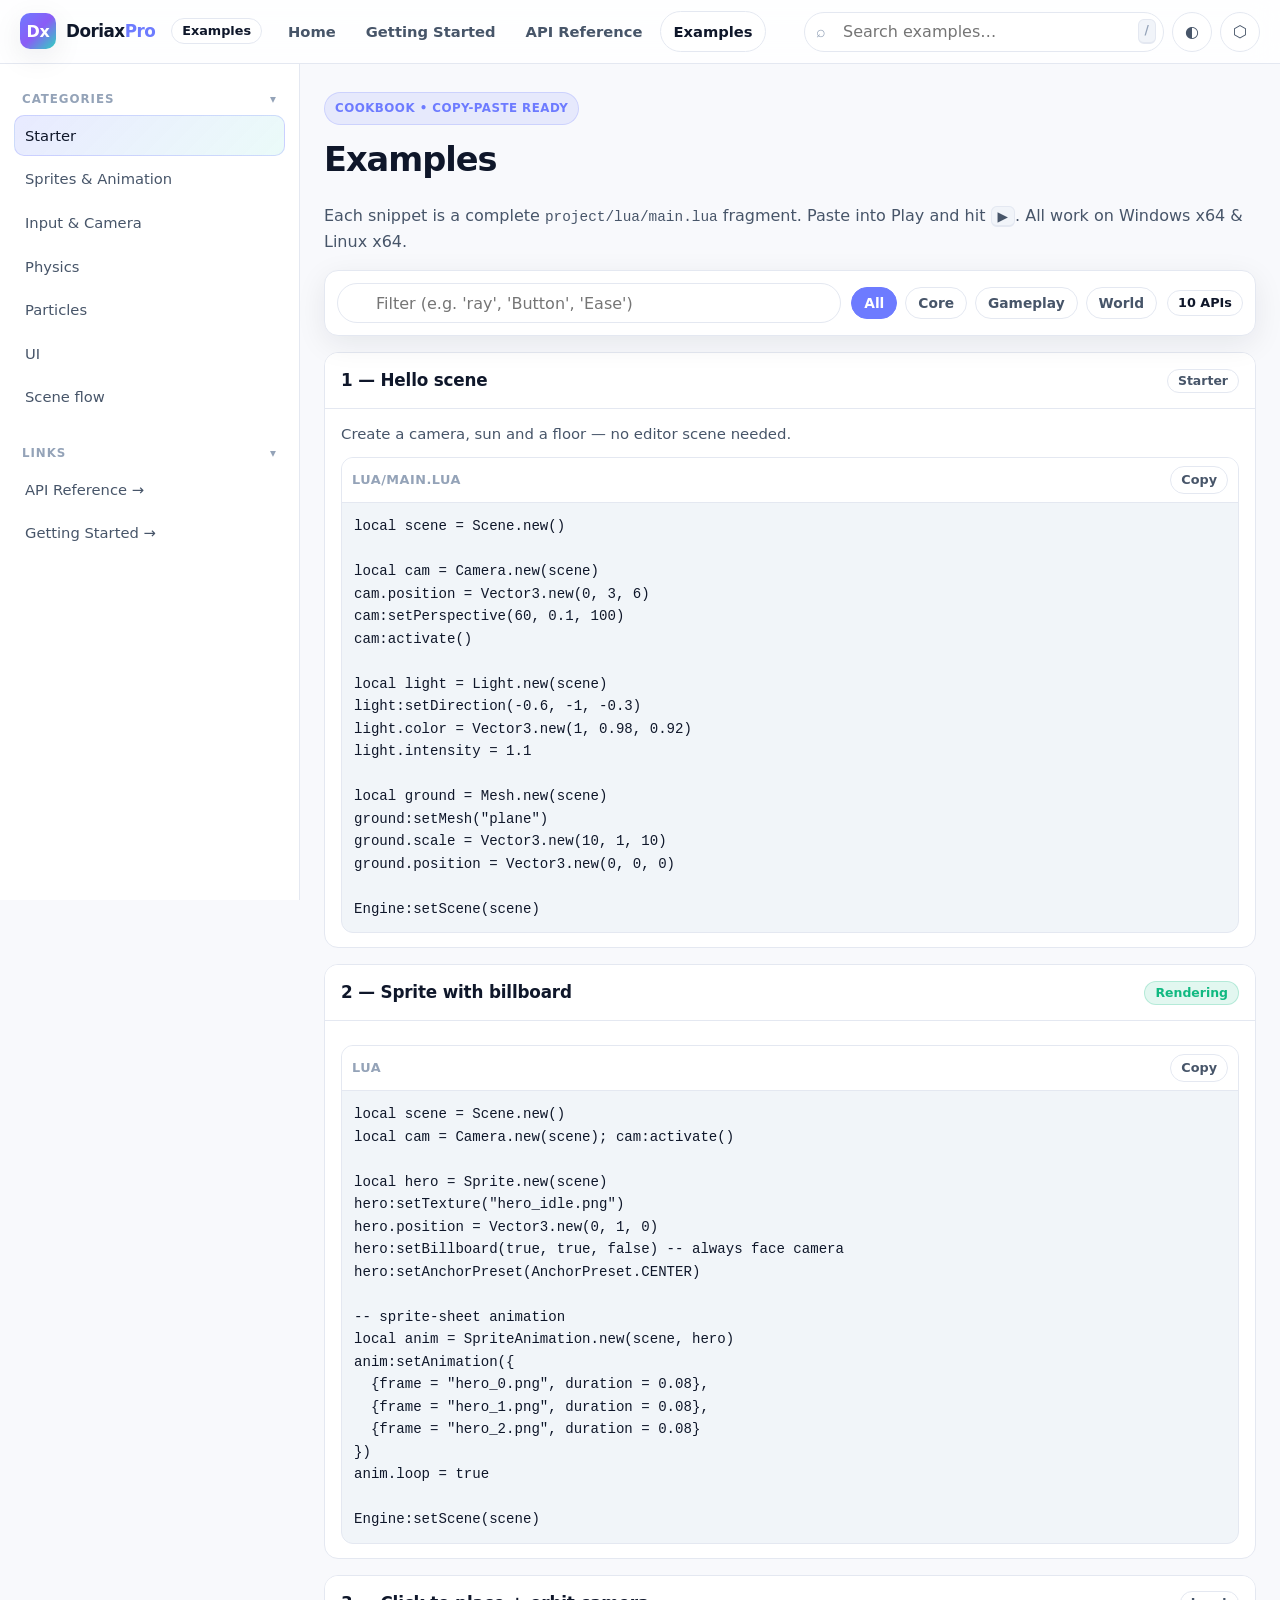
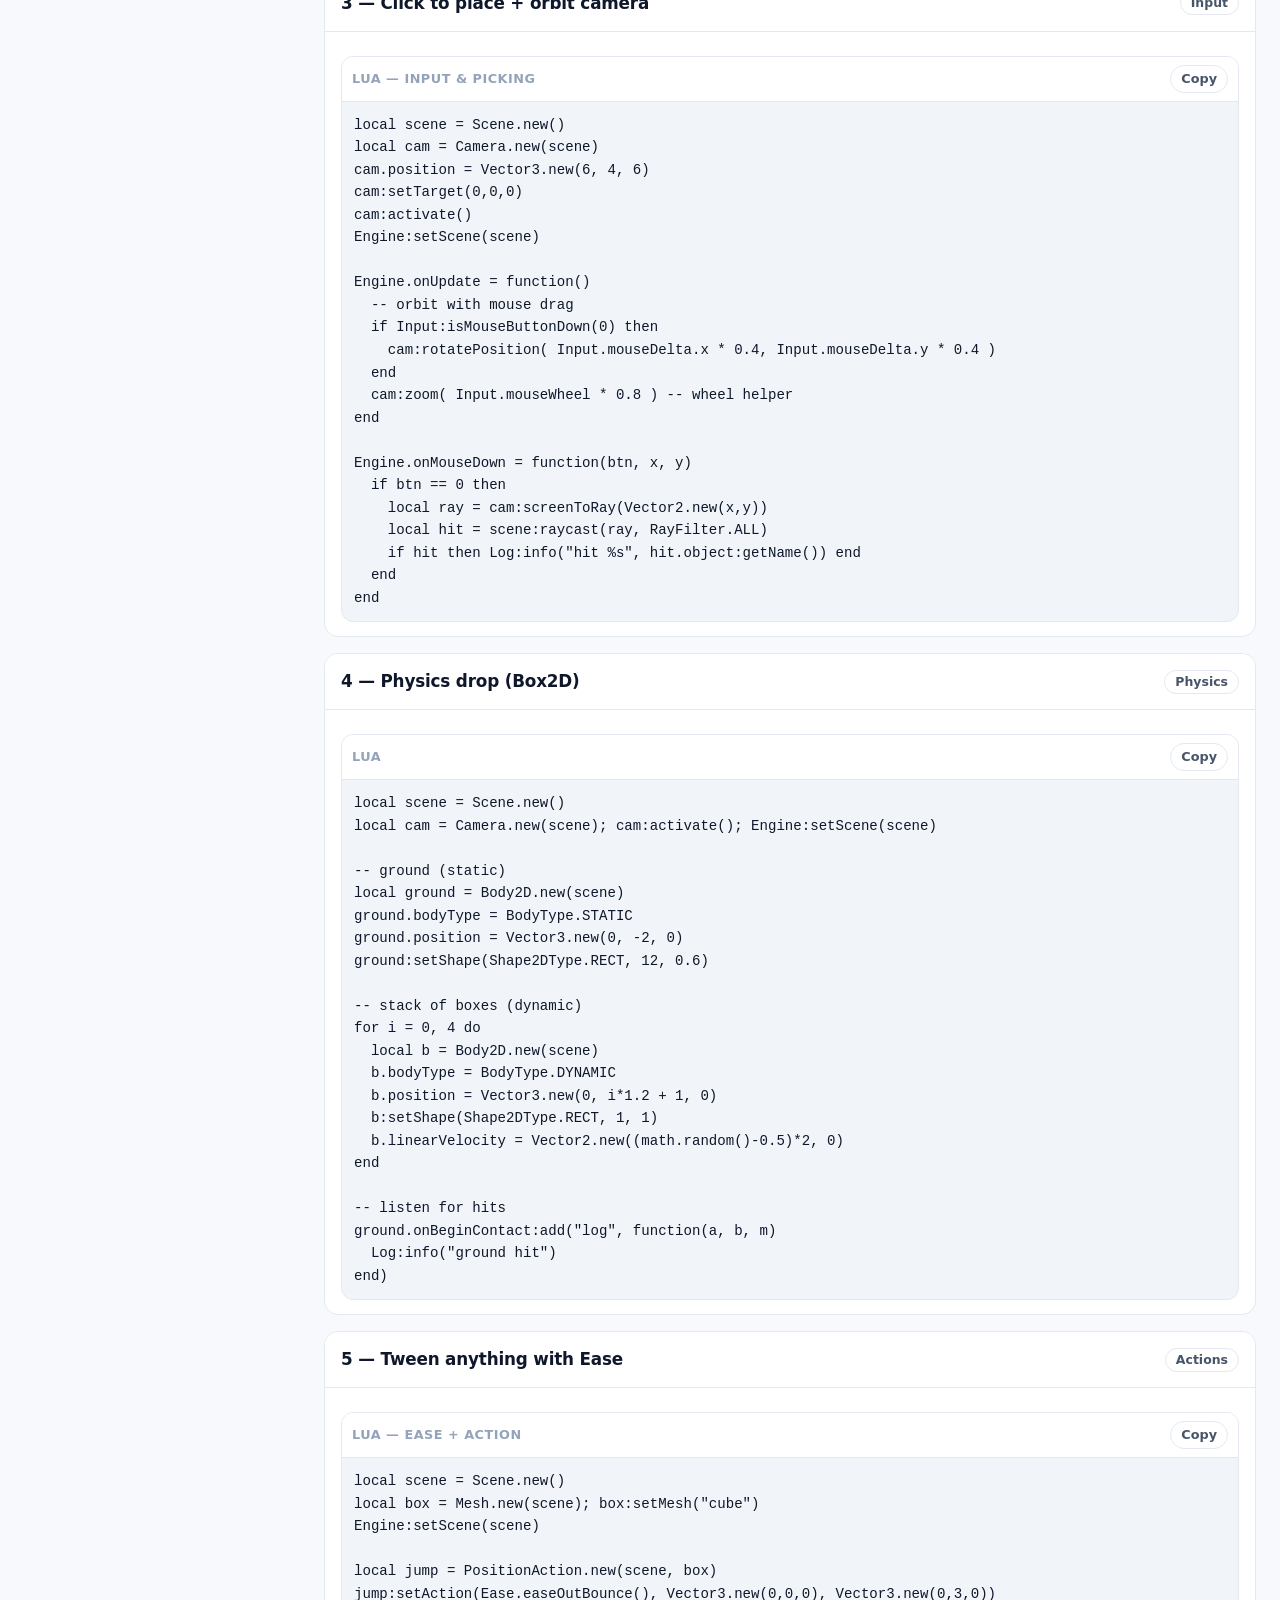
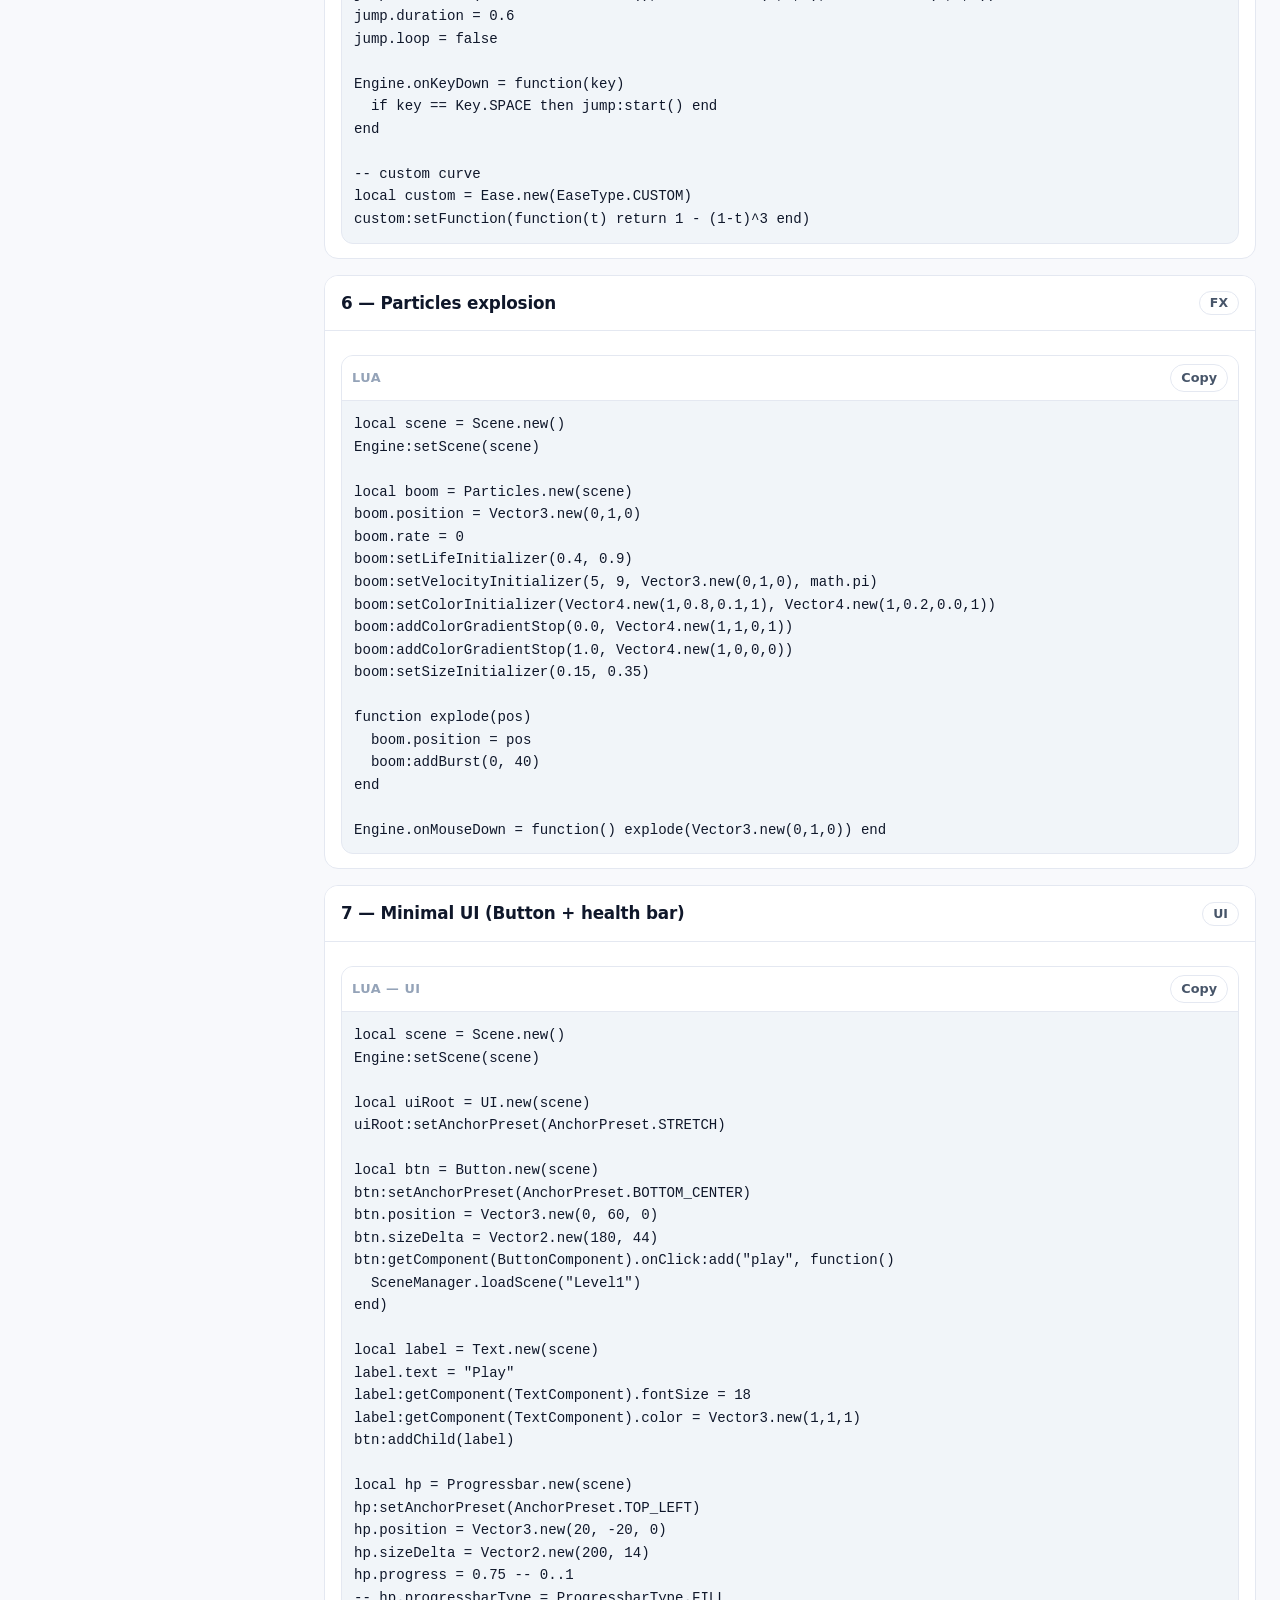
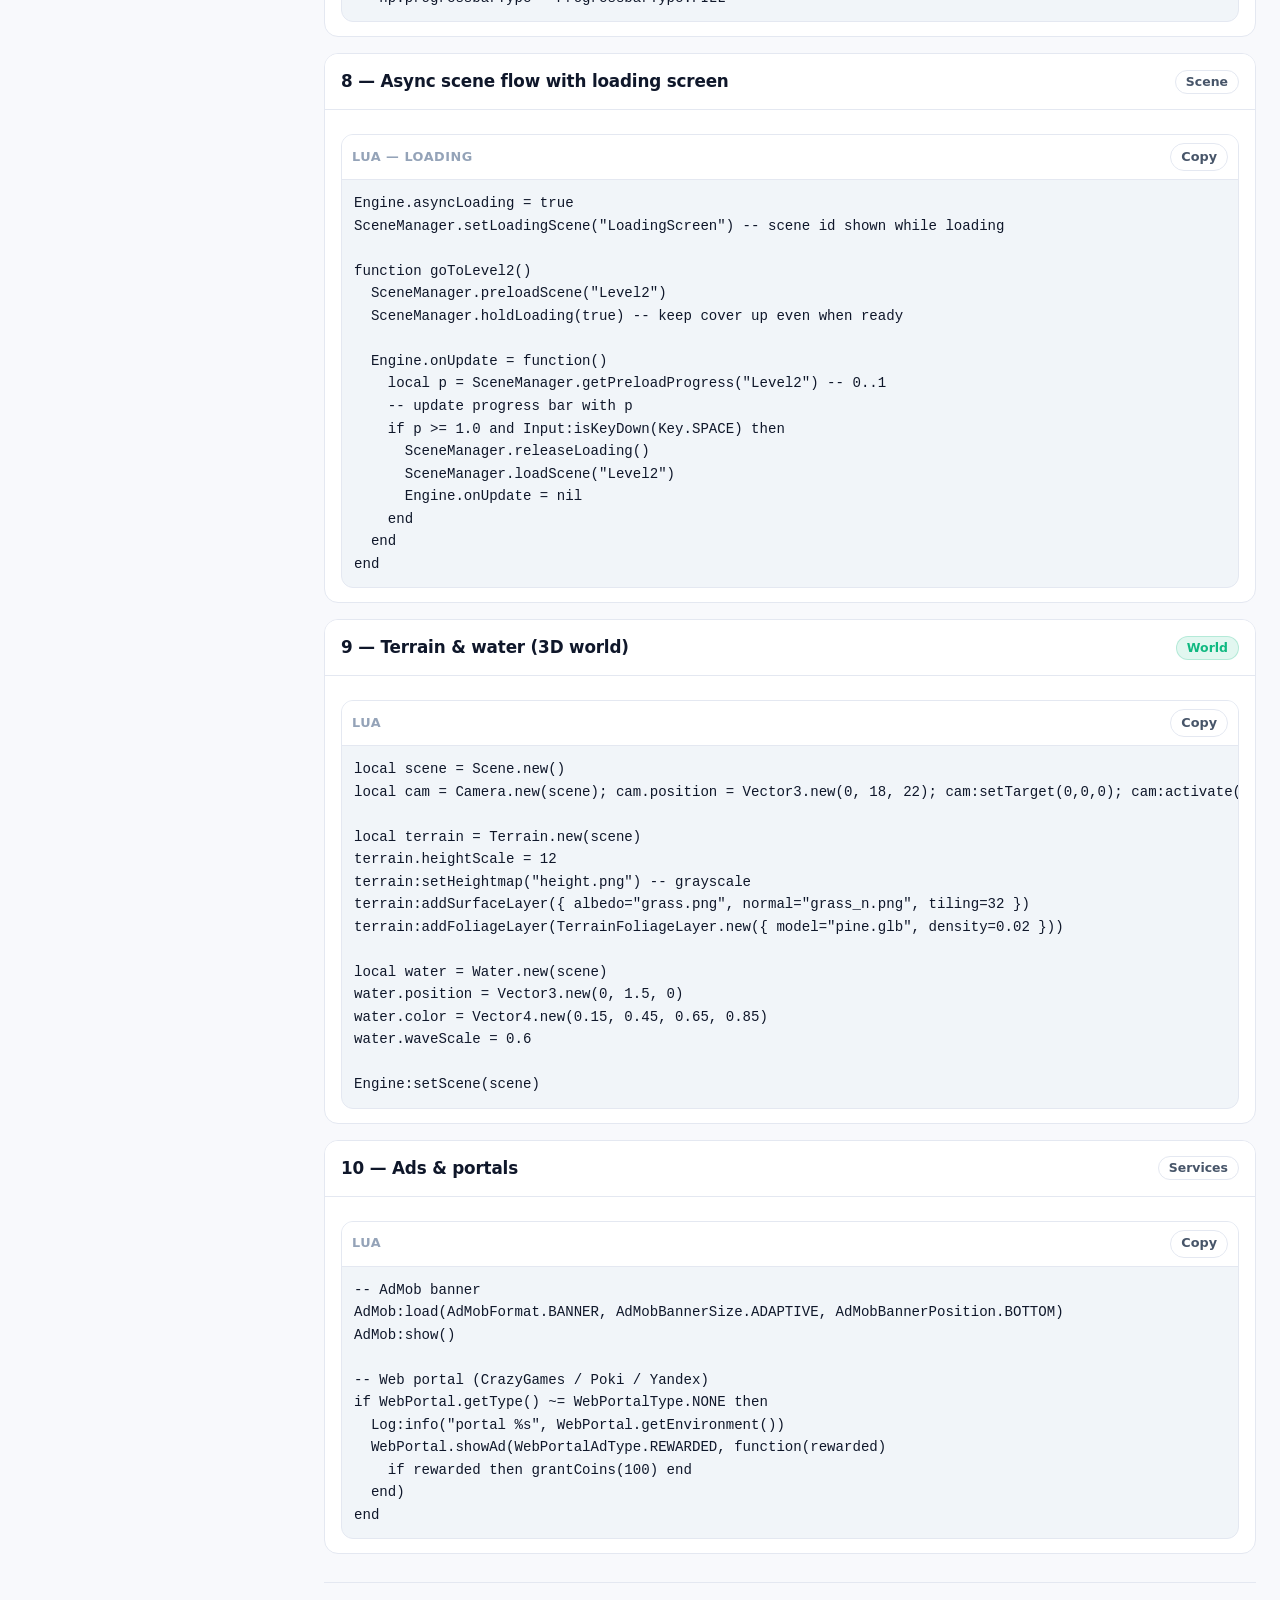
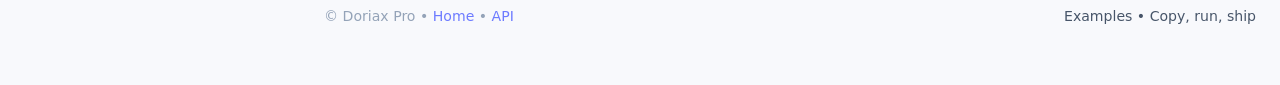
<file: LuaDocs/examples.html>
<!doctype html>
<html lang="en" data-theme="auto">
<head>
<meta charset="utf-8"/>
<meta name="viewport" content="width=device-width,initial-scale=1"/>
<title>Examples — Doriax Pro Lua Docs</title>
<link rel="icon" href="data:image/svg+xml,<svg xmlns='http://www.w3.org/2000/svg' viewBox='0 0 64 64'><rect width='64' height='64' rx='14' fill='%236d7bff'/><text x='50%' y='54%' text-anchor='middle' dy='.35em' font-family='system-ui' font-weight='800' font-size='28' fill='white'>Dx</text></svg>">
<link rel="stylesheet" href="assets/css/style.css"/>
</head>
<body>
<header class="header">
  <div class="header-left">
    <button class="icon-btn burger" id="burgerBtn">☰</button>
    <a class="brand" href="index.html"><span class="brand-mark">Dx</span><span class="brand-wordmark">Doriax<span>Pro</span></span><span class="pill" style="margin-left:6px">Examples</span></a>
    <nav class="nav">
      <a class="nav-link" href="index.html">Home</a>
      <a class="nav-link" href="getting-started.html">Getting Started</a>
      <a class="nav-link" href="api.html">API Reference</a>
      <a class="nav-link active" href="examples.html">Examples</a>
    </nav>
  </div>
  <div class="header-right">
    <label class="search-wrap"><span class="search-icon">⌕</span><input data-search class="search-input" type="search" placeholder="Search examples…"/><span class="search-kbd"><kbd>/</kbd></span></label>
    <button class="icon-btn" id="themeToggle">◐</button>
    <a class="icon-btn" href="https://github.com/monsef64/DoriaxPro" target="_blank" rel="noopener">⬡</a>
  </div>
</header>

<div class="shell">
  <aside class="sidebar" id="sidebar">
    <div class="side-group"><div class="side-title">Categories <span>▾</span></div><div class="side-links">
      <a class="side-link" href="#starter">Starter</a>
      <a class="side-link" href="#sprite">Sprites & Animation</a>
      <a class="side-link" href="#input-ex">Input & Camera</a>
      <a class="side-link" href="#physics-ex">Physics</a>
      <a class="side-link" href="#particles-ex">Particles</a>
      <a class="side-link" href="#ui-ex">UI</a>
      <a class="side-link" href="#scene-ex">Scene flow</a>
    </div></div>
    <div class="side-group"><div class="side-title">Links <span>▾</span></div><div class="side-links">
      <a class="side-link" href="api.html">API Reference →</a>
      <a class="side-link" href="getting-started.html">Getting Started →</a>
    </div></div>
  </aside>
  <div class="backdrop" id="backdrop"></div>

  <main class="main"><div class="content">

    <span class="eyebrow">Cookbook • Copy-paste ready</span>
    <h1 style="margin:8px 0 8px; font-size:2.1rem; letter-spacing:-.03em">Examples</h1>
    <p class="muted">Each snippet is a complete <code>project/lua/main.lua</code> fragment. Paste into Play and hit <span class="kbd">▶</span>. All work on Windows x64 & Linux x64.</p>

    <div class="api-toolbar" style="margin-top:16px">
      <input data-search class="search-input" style="flex:1" type="search" placeholder="Filter (e.g. 'ray', 'Button', 'Ease')"/>
      <div class="filter-chips">
        <button class="chip active" data-filter="all">All</button>
        <button class="chip" data-filter="core">Core</button>
        <button class="chip" data-filter="gameplay">Gameplay</button>
        <button class="chip" data-filter="object">World</button>
      </div>
      <span id="resultCount" class="pill">—</span>
    </div>

    <div class="api-grid">

      <section id="starter" class="api-card card" data-api-card data-category="core" data-search-text="hello scene camera light starter">
        <div class="api-card-head"><h3>1 — Hello scene</h3><span class="badge">Starter</span></div>
        <div class="api-card-body">
          <p class="small muted">Create a camera, sun and a floor — no editor scene needed.</p>
          <div class="example"><div class="example-head"><span>lua/main.lua</span><button class="mini-btn" data-copy>Copy</button></div><pre>local scene = Scene.new()

local cam = Camera.new(scene)
cam.position = Vector3.new(0, 3, 6)
cam:setPerspective(60, 0.1, 100)
cam:activate()

local light = Light.new(scene)
light:setDirection(-0.6, -1, -0.3)
light.color = Vector3.new(1, 0.98, 0.92)
light.intensity = 1.1

local ground = Mesh.new(scene)
ground:setMesh("plane")
ground.scale = Vector3.new(10, 1, 10)
ground.position = Vector3.new(0, 0, 0)

Engine:setScene(scene)</pre></div>
        </div>
      </section>

      <section id="sprite" class="api-card card" data-api-card data-category="object" data-search-text="sprite texture billboard spriteanimation frame anchor">
        <div class="api-card-head"><h3>2 — Sprite with billboard</h3><span class="badge green">Rendering</span></div>
        <div class="api-card-body">
          <div class="example"><div class="example-head"><span>lua</span><button class="mini-btn" data-copy>Copy</button></div><pre>local scene = Scene.new()
local cam = Camera.new(scene); cam:activate()

local hero = Sprite.new(scene)
hero:setTexture("hero_idle.png")
hero.position = Vector3.new(0, 1, 0)
hero:setBillboard(true, true, false) -- always face camera
hero:setAnchorPreset(AnchorPreset.CENTER)

-- sprite-sheet animation
local anim = SpriteAnimation.new(scene, hero)
anim:setAnimation({
  {frame = "hero_0.png", duration = 0.08},
  {frame = "hero_1.png", duration = 0.08},
  {frame = "hero_2.png", duration = 0.08}
})
anim.loop = true

Engine:setScene(scene)</pre></div>
        </div>
      </section>

      <section id="input-ex" class="api-card card" data-api-card data-category="core" data-search-text="input mouse ray camera screentoray key">
        <div class="api-card-head"><h3>3 — Click to place + orbit camera</h3><span class="badge">Input</span></div>
        <div class="api-card-body">
          <div class="example"><div class="example-head"><span>lua — input & picking</span><button class="mini-btn" data-copy>Copy</button></div><pre>local scene = Scene.new()
local cam = Camera.new(scene)
cam.position = Vector3.new(6, 4, 6)
cam:setTarget(0,0,0)
cam:activate()
Engine:setScene(scene)

Engine.onUpdate = function()
  -- orbit with mouse drag
  if Input:isMouseButtonDown(0) then
    cam:rotatePosition( Input.mouseDelta.x * 0.4, Input.mouseDelta.y * 0.4 )
  end
  cam:zoom( Input.mouseWheel * 0.8 ) -- wheel helper
end

Engine.onMouseDown = function(btn, x, y)
  if btn == 0 then
    local ray = cam:screenToRay(Vector2.new(x,y))
    local hit = scene:raycast(ray, RayFilter.ALL)
    if hit then Log:info("hit %s", hit.object:getName()) end
  end
end</pre></div>
        </div>
      </section>

      <section id="physics-ex" class="api-card card" data-api-card data-category="gameplay" data-search-text="physics Body2D Body3D Joint applyForce Contact">
        <div class="api-card-head"><h3>4 — Physics drop (Box2D)</h3><span class="badge">Physics</span></div>
        <div class="api-card-body">
          <div class="example"><div class="example-head"><span>lua</span><button class="mini-btn" data-copy>Copy</button></div><pre>local scene = Scene.new()
local cam = Camera.new(scene); cam:activate(); Engine:setScene(scene)

-- ground (static)
local ground = Body2D.new(scene)
ground.bodyType = BodyType.STATIC
ground.position = Vector3.new(0, -2, 0)
ground:setShape(Shape2DType.RECT, 12, 0.6)

-- stack of boxes (dynamic)
for i = 0, 4 do
  local b = Body2D.new(scene)
  b.bodyType = BodyType.DYNAMIC
  b.position = Vector3.new(0, i*1.2 + 1, 0)
  b:setShape(Shape2DType.RECT, 1, 1)
  b.linearVelocity = Vector2.new((math.random()-0.5)*2, 0)
end

-- listen for hits
ground.onBeginContact:add("log", function(a, b, m)
  Log:info("ground hit")
end)</pre></div>
        </div>
      </section>

      <section class="api-card card" data-api-card data-category="gameplay" data-search-text="action ease positionaction scale bounce tweeen">
        <div class="api-card-head"><h3>5 — Tween anything with Ease</h3><span class="badge">Actions</span></div>
        <div class="api-card-body">
          <div class="example"><div class="example-head"><span>lua — ease + action</span><button class="mini-btn" data-copy>Copy</button></div><pre>local scene = Scene.new()
local box = Mesh.new(scene); box:setMesh("cube")
Engine:setScene(scene)

local jump = PositionAction.new(scene, box)
jump:setAction(Ease.easeOutBounce(), Vector3.new(0,0,0), Vector3.new(0,3,0))
jump.duration = 0.6
jump.loop = false

Engine.onKeyDown = function(key)
  if key == Key.SPACE then jump:start() end
end

-- custom curve
local custom = Ease.new(EaseType.CUSTOM)
custom:setFunction(function(t) return 1 - (1-t)^3 end)</pre></div>
        </div>
      </section>

      <section id="particles-ex" class="api-card card" data-api-card data-category="gameplay" data-search-text="particles burst color gradient emitter">
        <div class="api-card-head"><h3>6 — Particles explosion</h3><span class="badge">FX</span></div>
        <div class="api-card-body">
          <div class="example"><div class="example-head"><span>lua</span><button class="mini-btn" data-copy>Copy</button></div><pre>local scene = Scene.new()
Engine:setScene(scene)

local boom = Particles.new(scene)
boom.position = Vector3.new(0,1,0)
boom.rate = 0
boom:setLifeInitializer(0.4, 0.9)
boom:setVelocityInitializer(5, 9, Vector3.new(0,1,0), math.pi)
boom:setColorInitializer(Vector4.new(1,0.8,0.1,1), Vector4.new(1,0.2,0.0,1))
boom:addColorGradientStop(0.0, Vector4.new(1,1,0,1))
boom:addColorGradientStop(1.0, Vector4.new(1,0,0,0))
boom:setSizeInitializer(0.15, 0.35)

function explode(pos)
  boom.position = pos
  boom:addBurst(0, 40)
end

Engine.onMouseDown = function() explode(Vector3.new(0,1,0)) end</pre></div>
        </div>
      </section>

      <section id="ui-ex" class="api-card card" data-api-card data-category="gameplay" data-search-text="UI Button Text Panel Progressbar anchor">
        <div class="api-card-head"><h3>7 — Minimal UI (Button + health bar)</h3><span class="badge">UI</span></div>
        <div class="api-card-body">
          <div class="example"><div class="example-head"><span>lua — ui</span><button class="mini-btn" data-copy>Copy</button></div><pre>local scene = Scene.new()
Engine:setScene(scene)

local uiRoot = UI.new(scene)
uiRoot:setAnchorPreset(AnchorPreset.STRETCH)

local btn = Button.new(scene)
btn:setAnchorPreset(AnchorPreset.BOTTOM_CENTER)
btn.position = Vector3.new(0, 60, 0)
btn.sizeDelta = Vector2.new(180, 44)
btn:getComponent(ButtonComponent).onClick:add("play", function()
  SceneManager.loadScene("Level1")
end)

local label = Text.new(scene)
label.text = "Play"
label:getComponent(TextComponent).fontSize = 18
label:getComponent(TextComponent).color = Vector3.new(1,1,1)
btn:addChild(label)

local hp = Progressbar.new(scene)
hp:setAnchorPreset(AnchorPreset.TOP_LEFT)
hp.position = Vector3.new(20, -20, 0)
hp.sizeDelta = Vector2.new(200, 14)
hp.progress = 0.75 -- 0..1
-- hp.progressbarType = ProgressbarType.FILL</pre></div>
        </div>
      </section>

      <section id="scene-ex" class="api-card card" data-api-card data-category="core" data-search-text="scenemanager preload loading async holdLoading">
        <div class="api-card-head"><h3>8 — Async scene flow with loading screen</h3><span class="badge">Scene</span></div>
        <div class="api-card-body">
          <div class="example"><div class="example-head"><span>lua — loading</span><button class="mini-btn" data-copy>Copy</button></div><pre>Engine.asyncLoading = true
SceneManager.setLoadingScene("LoadingScreen") -- scene id shown while loading

function goToLevel2()
  SceneManager.preloadScene("Level2")
  SceneManager.holdLoading(true) -- keep cover up even when ready

  Engine.onUpdate = function()
    local p = SceneManager.getPreloadProgress("Level2") -- 0..1
    -- update progress bar with p
    if p >= 1.0 and Input:isKeyDown(Key.SPACE) then
      SceneManager.releaseLoading()
      SceneManager.loadScene("Level2")
      Engine.onUpdate = nil
    end
  end
end</pre></div>
        </div>
      </section>

      <section class="api-card card" data-api-card data-category="object" data-search-text="terrain water material texture">
        <div class="api-card-head"><h3>9 — Terrain & water (3D world)</h3><span class="badge green">World</span></div>
        <div class="api-card-body">
          <div class="example"><div class="example-head"><span>lua</span><button class="mini-btn" data-copy>Copy</button></div><pre>local scene = Scene.new()
local cam = Camera.new(scene); cam.position = Vector3.new(0, 18, 22); cam:setTarget(0,0,0); cam:activate()

local terrain = Terrain.new(scene)
terrain.heightScale = 12
terrain:setHeightmap("height.png") -- grayscale
terrain:addSurfaceLayer({ albedo="grass.png", normal="grass_n.png", tiling=32 })
terrain:addFoliageLayer(TerrainFoliageLayer.new({ model="pine.glb", density=0.02 }))

local water = Water.new(scene)
water.position = Vector3.new(0, 1.5, 0)
water.color = Vector4.new(0.15, 0.45, 0.65, 0.85)
water.waveScale = 0.6

Engine:setScene(scene)</pre></div>
        </div>
      </section>

      <section class="api-card card" data-api-card data-category="core" data-search-text="admob webportal inapp purchase">
        <div class="api-card-head"><h3>10 — Ads & portals</h3><span class="badge">Services</span></div>
        <div class="api-card-body">
          <div class="example"><div class="example-head"><span>lua</span><button class="mini-btn" data-copy>Copy</button></div><pre>-- AdMob banner
AdMob:load(AdMobFormat.BANNER, AdMobBannerSize.ADAPTIVE, AdMobBannerPosition.BOTTOM)
AdMob:show()

-- Web portal (CrazyGames / Poki / Yandex)
if WebPortal.getType() ~= WebPortalType.NONE then
  Log:info("portal %s", WebPortal.getEnvironment())
  WebPortal.showAd(WebPortalAdType.REWARDED, function(rewarded)
    if rewarded then grantCoins(100) end
  end)
end</pre></div>
        </div>
      </section>

    </div>

    <footer class="footer">
      <div>© Doriax Pro • <a href="index.html">Home</a> • <a href="api.html">API</a></div>
      <div class="small muted">Examples • Copy, run, ship</div>
    </footer>
  </div></main>
</div>
<script src="assets/js/app.js"></script>
</body>
</html>
</file>
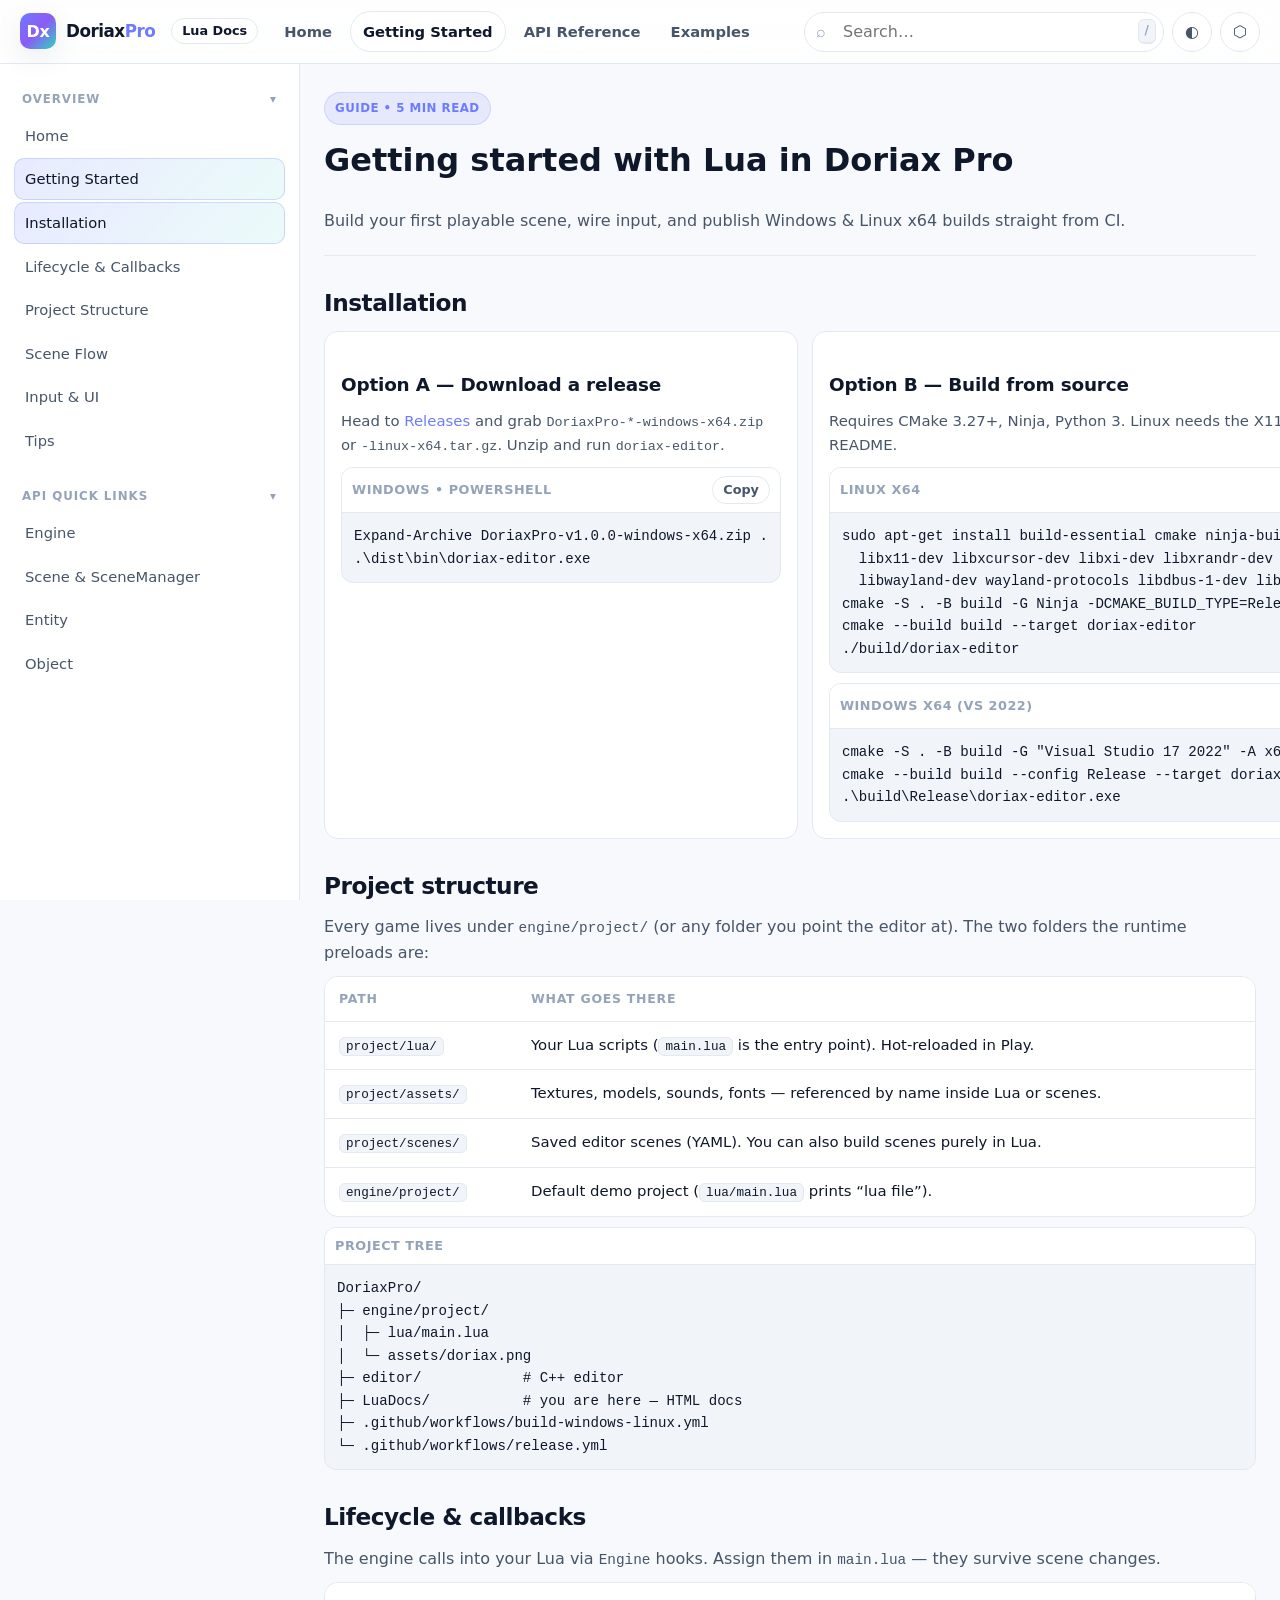
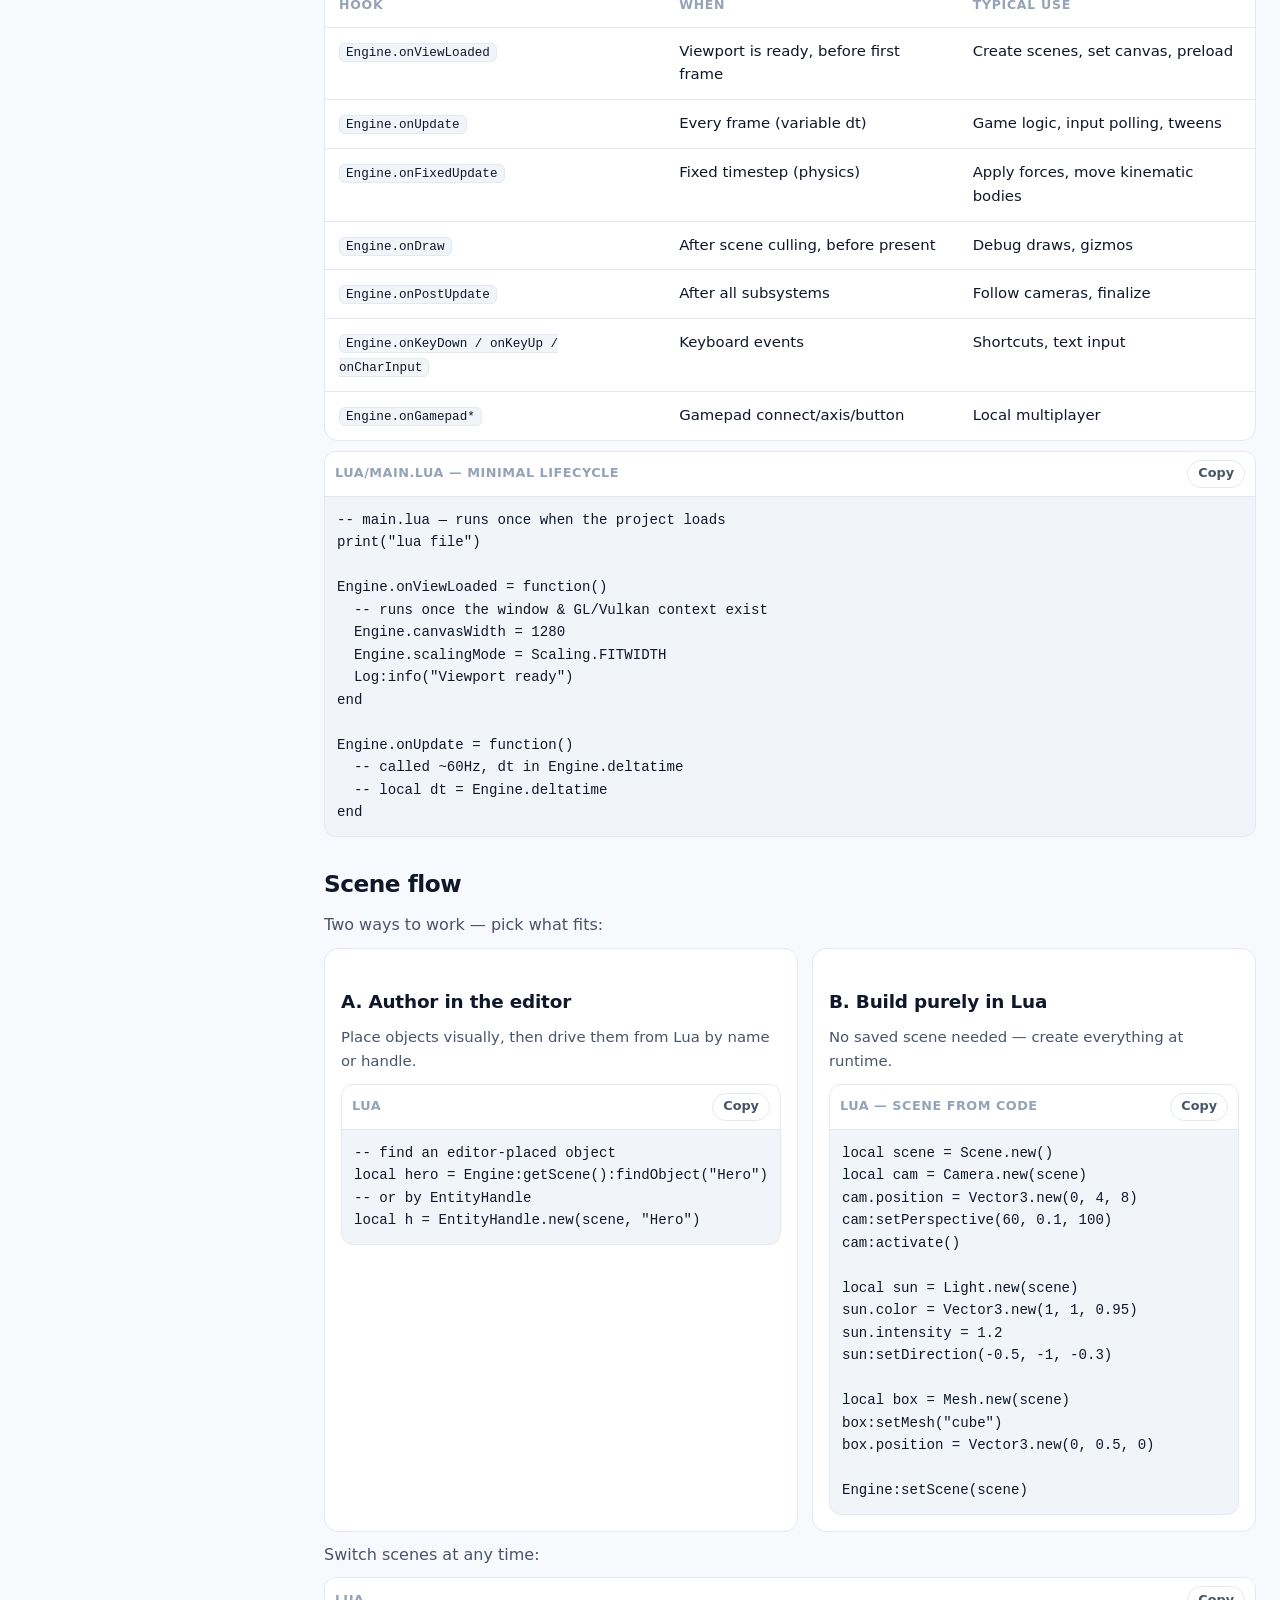
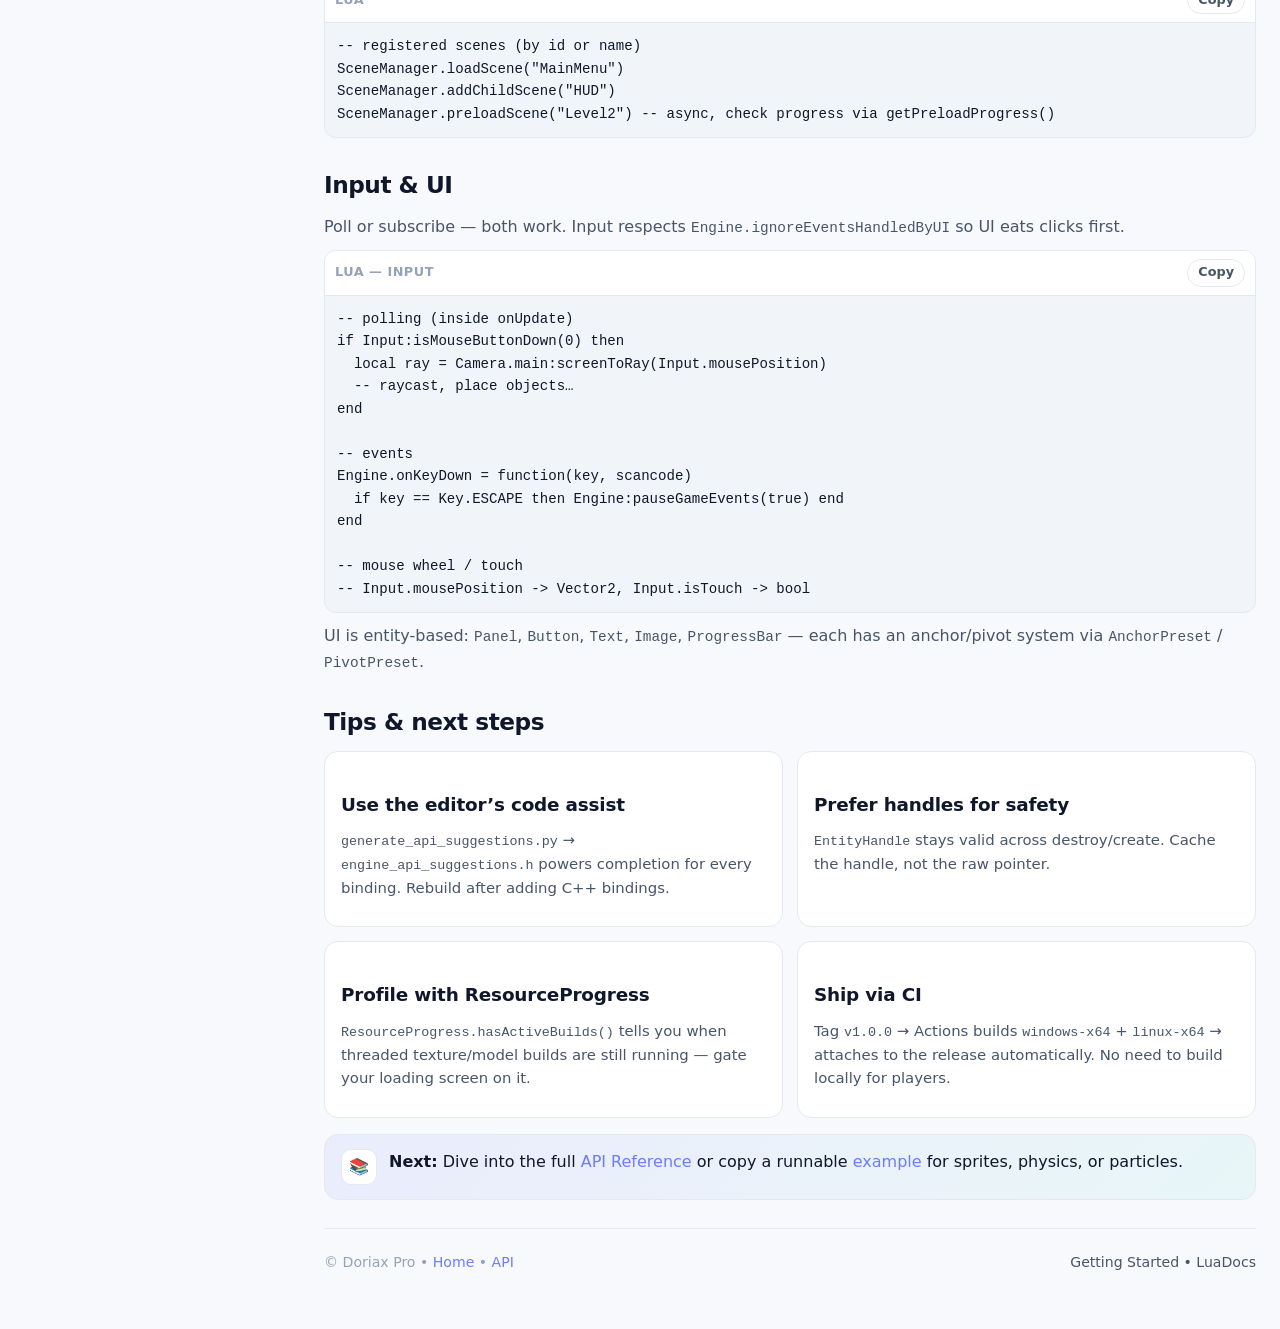
<file: LuaDocs/getting-started.html>
<!doctype html>
<html lang="en" data-theme="auto">
<head>
<meta charset="utf-8"/>
<meta name="viewport" content="width=device-width,initial-scale=1"/>
<title>Getting Started — Doriax Pro Lua Docs</title>
<link rel="icon" href="data:image/svg+xml,<svg xmlns='http://www.w3.org/2000/svg' viewBox='0 0 64 64'><rect width='64' height='64' rx='14' fill='%236d7bff'/><text x='50%' y='54%' text-anchor='middle' dy='.35em' font-family='system-ui' font-weight='800' font-size='28' fill='white'>Dx</text></svg>">
<link rel="stylesheet" href="assets/css/style.css"/>
</head>
<body>
<header class="header">
  <div class="header-left">
    <button class="icon-btn burger" id="burgerBtn">☰</button>
    <a class="brand" href="index.html"><span class="brand-mark">Dx</span><span class="brand-wordmark">Doriax<span>Pro</span></span><span class="pill" style="margin-left:6px">Lua Docs</span></a>
    <nav class="nav">
      <a class="nav-link" href="index.html">Home</a>
      <a class="nav-link active" href="getting-started.html">Getting Started</a>
      <a class="nav-link" href="api.html">API Reference</a>
      <a class="nav-link" href="examples.html">Examples</a>
    </nav>
  </div>
  <div class="header-right">
    <label class="search-wrap"><span class="search-icon">⌕</span><input data-search class="search-input" type="search" placeholder="Search…"/><span class="search-kbd"><kbd>/</kbd></span></label>
    <button class="icon-btn" id="themeToggle">◐</button>
    <a class="icon-btn" href="https://github.com/monsef64/DoriaxPro" target="_blank" rel="noopener">⬡</a>
  </div>
</header>

<div class="shell">
  <aside class="sidebar" id="sidebar">
    <div class="side-group"><div class="side-title">Overview <span>▾</span></div><div class="side-links">
      <a class="side-link" href="index.html">Home</a>
      <a class="side-link active" href="getting-started.html">Getting Started</a>
      <a class="side-link" href="#install">Installation</a>
      <a class="side-link" href="#lifecycle">Lifecycle & Callbacks</a>
      <a class="side-link" href="#project-structure">Project Structure</a>
      <a class="side-link" href="#scene-flow">Scene Flow</a>
      <a class="side-link" href="#input">Input & UI</a>
      <a class="side-link" href="#tips">Tips</a>
    </div></div>
    <div class="side-group"><div class="side-title">API quick links <span>▾</span></div><div class="side-links">
      <a class="side-link" href="api.html#engine">Engine</a>
      <a class="side-link" href="api.html#scene">Scene & SceneManager</a>
      <a class="side-link" href="api.html#entity">Entity</a>
      <a class="side-link" href="api.html#object">Object</a>
    </div></div>
  </aside>
  <div class="backdrop" id="backdrop"></div>

  <main class="main"><div class="content prose">

    <span class="eyebrow">Guide • 5 min read</span>
    <h1 style="margin-top:10px">Getting started with Lua in Doriax Pro</h1>
    <p class="muted">Build your first playable scene, wire input, and publish Windows & Linux x64 builds straight from CI.</p>

    <div class="hr"></div>

    <h2 id="install">Installation</h2>
    <div class="grid grid-2">
      <div class="card">
        <h3>Option A — Download a release</h3>
        <p>Head to <a href="https://github.com/monsef64/DoriaxPro/releases">Releases</a> and grab <code>DoriaxPro-*-windows-x64.zip</code> or <code>-linux-x64.tar.gz</code>. Unzip and run <code>doriax-editor</code>.</p>
        <div class="example"><div class="example-head"><span>Windows • Powershell</span><button class="mini-btn" data-copy>Copy</button></div><pre>Expand-Archive DoriaxPro-v1.0.0-windows-x64.zip .
.\dist\bin\doriax-editor.exe</pre></div>
      </div>
      <div class="card">
        <h3>Option B — Build from source</h3>
        <p>Requires CMake 3.27+, Ninja, Python 3. Linux needs the X11/Wayland dev packages from the README.</p>
        <div class="example"><div class="example-head"><span>Linux x64</span><button class="mini-btn" data-copy>Copy</button></div><pre>sudo apt-get install build-essential cmake ninja-build pkg-config python3 \
  libx11-dev libxcursor-dev libxi-dev libxrandr-dev libgl1-mesa-dev \
  libwayland-dev wayland-protocols libdbus-1-dev libcurl4-openssl-dev
cmake -S . -B build -G Ninja -DCMAKE_BUILD_TYPE=Release
cmake --build build --target doriax-editor
./build/doriax-editor</pre></div>
        <div class="example"><div class="example-head"><span>Windows x64 (VS 2022)</span><button class="mini-btn" data-copy>Copy</button></div><pre>cmake -S . -B build -G "Visual Studio 17 2022" -A x64 -DCMAKE_BUILD_TYPE=Release
cmake --build build --config Release --target doriax-editor doriax-editor-cmd
.\build\Release\doriax-editor.exe</pre></div>
      </div>
    </div>

    <h2 id="project-structure">Project structure</h2>
    <p>Every game lives under <code>engine/project/</code> (or any folder you point the editor at). The two folders the runtime preloads are:</p>
    <div class="table-wrap"><table><thead><tr><th>Path</th><th>What goes there</th></tr></thead><tbody>
      <tr><td><code>project/lua/</code></td><td>Your Lua scripts (<code>main.lua</code> is the entry point). Hot-reloaded in Play.</td></tr>
      <tr><td><code>project/assets/</code></td><td>Textures, models, sounds, fonts — referenced by name inside Lua or scenes.</td></tr>
      <tr><td><code>project/scenes/</code></td><td>Saved editor scenes (YAML). You can also build scenes purely in Lua.</td></tr>
      <tr><td><code>engine/project/</code></td><td>Default demo project (<code>lua/main.lua</code> prints “lua file”).</td></tr>
    </tbody></table></div>
    <div class="example"><div class="example-head"><span>project tree</span></div><pre>DoriaxPro/
├─ engine/project/
│  ├─ lua/main.lua
│  └─ assets/doriax.png
├─ editor/            # C++ editor
├─ LuaDocs/           # you are here — HTML docs
├─ .github/workflows/build-windows-linux.yml
└─ .github/workflows/release.yml</pre></div>

    <h2 id="lifecycle">Lifecycle & callbacks</h2>
    <p>The engine calls into your Lua via <code>Engine</code> hooks. Assign them in <code>main.lua</code> — they survive scene changes.</p>
    <div class="table-wrap"><table><thead><tr><th>Hook</th><th>When</th><th>Typical use</th></tr></thead><tbody>
      <tr><td><code>Engine.onViewLoaded</code></td><td>Viewport is ready, before first frame</td><td>Create scenes, set canvas, preload</td></tr>
      <tr><td><code>Engine.onUpdate</code></td><td>Every frame (variable dt)</td><td>Game logic, input polling, tweens</td></tr>
      <tr><td><code>Engine.onFixedUpdate</code></td><td>Fixed timestep (physics)</td><td>Apply forces, move kinematic bodies</td></tr>
      <tr><td><code>Engine.onDraw</code></td><td>After scene culling, before present</td><td>Debug draws, gizmos</td></tr>
      <tr><td><code>Engine.onPostUpdate</code></td><td>After all subsystems</td><td>Follow cameras, finalize</td></tr>
      <tr><td><code>Engine.onKeyDown / onKeyUp / onCharInput</code></td><td>Keyboard events</td><td>Shortcuts, text input</td></tr>
      <tr><td><code>Engine.onGamepad*</code></td><td>Gamepad connect/axis/button</td><td>Local multiplayer</td></tr>
    </tbody></table></div>
    <div class="example"><div class="example-head"><span>lua/main.lua — minimal lifecycle</span><button class="mini-btn" data-copy>Copy</button></div><pre>-- main.lua — runs once when the project loads
print("lua file")

Engine.onViewLoaded = function()
  -- runs once the window & GL/Vulkan context exist
  Engine.canvasWidth = 1280
  Engine.scalingMode = Scaling.FITWIDTH
  Log:info("Viewport ready")
end

Engine.onUpdate = function()
  -- called ~60Hz, dt in Engine.deltatime
  -- local dt = Engine.deltatime
end</pre></div>

    <h2 id="scene-flow">Scene flow</h2>
    <p>Two ways to work — pick what fits:</p>
    <div class="grid grid-2">
      <div class="card">
        <h3>A. Author in the editor</h3>
        <p>Place objects visually, then drive them from Lua by name or handle.</p>
        <div class="example"><div class="example-head"><span>lua</span><button class="mini-btn" data-copy>Copy</button></div><pre>-- find an editor-placed object
local hero = Engine:getScene():findObject("Hero")
-- or by EntityHandle
local h = EntityHandle.new(scene, "Hero")</pre></div>
      </div>
      <div class="card">
        <h3>B. Build purely in Lua</h3>
        <p>No saved scene needed — create everything at runtime.</p>
        <div class="example"><div class="example-head"><span>lua — scene from code</span><button class="mini-btn" data-copy>Copy</button></div><pre>local scene = Scene.new()
local cam = Camera.new(scene)
cam.position = Vector3.new(0, 4, 8)
cam:setPerspective(60, 0.1, 100)
cam:activate()

local sun = Light.new(scene)
sun.color = Vector3.new(1, 1, 0.95)
sun.intensity = 1.2
sun:setDirection(-0.5, -1, -0.3)

local box = Mesh.new(scene)
box:setMesh("cube")
box.position = Vector3.new(0, 0.5, 0)

Engine:setScene(scene)</pre></div>
      </div>
    </div>
    <p>Switch scenes at any time:</p>
    <div class="example"><div class="example-head"><span>lua</span><button class="mini-btn" data-copy>Copy</button></div><pre>-- registered scenes (by id or name)
SceneManager.loadScene("MainMenu")
SceneManager.addChildScene("HUD")
SceneManager.preloadScene("Level2") -- async, check progress via getPreloadProgress()</pre></div>

    <h2 id="input">Input & UI</h2>
    <p>Poll or subscribe — both work. Input respects <code>Engine.ignoreEventsHandledByUI</code> so UI eats clicks first.</p>
    <div class="example"><div class="example-head"><span>lua — input</span><button class="mini-btn" data-copy>Copy</button></div><pre>-- polling (inside onUpdate)
if Input:isMouseButtonDown(0) then
  local ray = Camera.main:screenToRay(Input.mousePosition)
  -- raycast, place objects…
end

-- events
Engine.onKeyDown = function(key, scancode) 
  if key == Key.ESCAPE then Engine:pauseGameEvents(true) end
end

-- mouse wheel / touch
-- Input.mousePosition -> Vector2, Input.isTouch -> bool</pre></div>
    <p>UI is entity-based: <code>Panel</code>, <code>Button</code>, <code>Text</code>, <code>Image</code>, <code>ProgressBar</code> — each has an anchor/pivot system via <code>AnchorPreset</code> / <code>PivotPreset</code>.</p>

    <h2 id="tips">Tips & next steps</h2>
    <div class="grid grid-2">
      <div class="card"><h3>Use the editor’s code assist</h3><p><code>generate_api_suggestions.py</code> → <code>engine_api_suggestions.h</code> powers completion for every binding. Rebuild after adding C++ bindings.</p></div>
      <div class="card"><h3>Prefer handles for safety</h3><p><code>EntityHandle</code> stays valid across destroy/create. Cache the handle, not the raw pointer.</p></div>
      <div class="card"><h3>Profile with ResourceProgress</h3><p><code>ResourceProgress.hasActiveBuilds()</code> tells you when threaded texture/model builds are still running — gate your loading screen on it.</p></div>
      <div class="card"><h3>Ship via CI</h3><p>Tag <code>v1.0.0</code> → Actions builds <code>windows-x64</code> + <code>linux-x64</code> → attaches to the release automatically. No need to build locally for players.</p></div>
    </div>

    <div class="callout" style="margin-top:16px">
      <div class="ico">📚</div>
      <div><strong>Next:</strong> Dive into the full <a href="api.html">API Reference</a> or copy a runnable <a href="examples.html">example</a> for sprites, physics, or particles.</div>
    </div>

    <footer class="footer">
      <div>© Doriax Pro • <a href="index.html">Home</a> • <a href="api.html">API</a></div>
      <div class="small muted">Getting Started • LuaDocs</div>
    </footer>

  </div></main>
</div>
<script src="assets/js/app.js"></script>
</body>
</html>
</file>
<file: LuaDocs/assets/css/style.css>
/* Doriax LuaDocs — modern responsive docs
   Mobile-first, no framework, CSS variables + grid
*/

:root{
  --bg: #0b0e14;
  --bg-soft: #11151e;
  --bg-raised: #1a2030;
  --bg-hover: #222b3f;
  --border: #1e2638;
  --border-strong: #2a3650;
  --text: #e6e8ec;
  --text-dim: #a3adbf;
  --text-faint: #6b7589;
  --accent: #6d7bff;
  --accent-2: #2dd4bf;
  --accent-3: #f59e0b;
  --accent-hover: #5968ff;
  --success: #10b981;
  --warning: #f59e0b;
  --danger: #ef4444;
  --code-bg: #0f1320;
  --overlay: rgba(3,6,14,.6);
  --radius: 14px;
  --radius-sm: 10px;
  --radius-lg: 20px;
  --shadow: 0 10px 30px rgba(0,0,0,.45), 0 1px 3px rgba(0,0,0,.4);
  --shadow-lg: 0 20px 60px rgba(0,0,0,.6);
  --header-h: 64px;
  --sidebar-w: 300px;
  --content-w: 1120px;
  --ease: cubic-bezier(.2,.8,.2,1);
}

@media (prefers-color-scheme: light){
  :root[data-theme="auto"]{
    --bg: #f8f9fc;
    --bg-soft: #ffffff;
    --bg-raised: #ffffff;
    --bg-hover: #f1f4f9;
    --border: #e4e8f1;
    --border-strong: #d0d7ea;
    --text: #0f172a;
    --text-dim: #475569;
    --text-faint: #94a3b8;
    --code-bg: #f1f5f9;
    --overlay: rgba(15,23,42,.25);
    --shadow: 0 8px 30px rgba(15,23,42,.08);
    --shadow-lg: 0 20px 60px rgba(15,23,42,.12);
  }
}
:root[data-theme="light"]{
  --bg: #f8f9fc;
  --bg-soft: #ffffff;
  --bg-raised: #ffffff;
  --bg-hover: #f1f4f9;
  --border: #e4e8f1;
  --border-strong: #d0d7ea;
  --text: #0f172a;
  --text-dim: #475569;
  --text-faint: #94a3b8;
  --code-bg: #f1f5f9;
  --overlay: rgba(15,23,42,.25);
  --shadow: 0 8px 30px rgba(15,23,42,.08);
  --shadow-lg: 0 20px 60px rgba(15,23,42,.12);
}

*{box-sizing:border-box}
html{scroll-behavior:smooth; scrollbar-width:thin; scrollbar-color: var(--border-strong) transparent}
body{
  margin:0; font-family: Inter, ui-sans-serif, system-ui, -apple-system, Segoe UI, Roboto, Helvetica, Arial, sans-serif;
  background: var(--bg); color: var(--text); line-height:1.6; -webkit-font-smoothing:antialiased;
  overflow-x:hidden;
}
a{color: var(--accent); text-decoration:none}
a:hover{color: var(--accent-hover); text-decoration:underline}
img{max-width:100%}
code, pre{font-family: JetBrains Mono, ui-monospace, SFMono-Regular, Menlo, Monaco, Consolas, monospace; font-size:.9em}
pre{overflow:auto}
button, input{font:inherit}

/* layout */
.shell{display:flex; min-height:100vh}
.header{
  position:sticky; top:0; z-index:40; height: var(--header-h);
  display:flex; align-items:center; justify-content:space-between; gap:16px;
  padding:0 20px; background: color-mix(in srgb, var(--bg-soft) 85%, transparent);
  backdrop-filter: blur(14px) saturate(140%);
  border-bottom:1px solid var(--border);
}
.header-left{display:flex; align-items:center; gap:14px; min-width:0}
.brand{
  display:flex; align-items:center; gap:10px; text-decoration:none; color:var(--text)
}
.brand-mark{
  width:36px; height:36px; border-radius:10px; display:grid; place-items:center;
  background: linear-gradient(135deg, var(--accent) 0%, #8b5cf6 50%, var(--accent-2) 100%);
  color:#fff; font-weight:800; letter-spacing:-.02em; box-shadow: var(--shadow);
}
.brand-wordmark{font-weight:800; letter-spacing:-.03em; font-size:1.05rem}
.brand-wordmark span{color: var(--accent)}
.nav{
  display:flex; align-items:center; gap:6px;
}
.nav-link{
  padding:8px 12px; border-radius:999px; color: var(--text-dim); font-weight:560; font-size:.92rem;
  transition: background .2s var(--ease), color .2s var(--ease);
}
.nav-link:hover, .nav-link.active{background: var(--bg-hover); color: var(--text); text-decoration:none}
.nav-link.active{color: var(--text); background: var(--bg-raised); border:1px solid var(--border)}

.header-right{display:flex; align-items:center; gap:8px}
.search-wrap{
  position:relative; display:flex; align-items:center;
}
.search-input{
  width: min(360px, 42vw); height:40px; padding:0 36px 0 38px;
  background: var(--bg-raised); border:1px solid var(--border); border-radius:999px;
  color: var(--text); outline:none; transition: border-color .2s, box-shadow .2s;
}
.search-input:focus{border-color: var(--accent); box-shadow: 0 0 0 4px color-mix(in srgb, var(--accent) 18%, transparent)}
.search-icon{position:absolute; left:12px; color: var(--text-faint); pointer-events:none}
.search-kbd{
  position:absolute; right:8px; display:flex; gap:4px; align-items:center;
  color: var(--text-faint); font-size:.75rem; pointer-events:none;
}
.search-kbd kbd{
  background: var(--bg-hover); border:1px solid var(--border); border-bottom-width:2px;
  padding:1px 6px; border-radius:6px; font-family:inherit; font-weight:600
}
.icon-btn{
  width:40px; height:40px; border-radius:999px; border:1px solid var(--border);
  background: var(--bg-raised); color: var(--text-dim); display:grid; place-items:center;
  cursor:pointer; transition: all .2s var(--ease);
}
.icon-btn:hover{background: var(--bg-hover); color: var(--text); transform: translateY(-1px)}
.burger{display:none}

@media (max-width: 980px){
  .nav{display:none}
  .burger{display:grid}
  .search-input{width:min(56vw, 280px)}
  .search-kbd{display:none}
}

/* sidebar */
.sidebar{
  width: var(--sidebar-w); flex-shrink:0;
  position:sticky; top: var(--header-h); height: calc(100vh - var(--header-h));
  overflow:auto; padding:18px 14px 24px;
  border-right:1px solid var(--border); background: var(--bg-soft);
}
.side-group{margin-bottom:18px}
.side-title{
  display:flex; align-items:center; justify-content:space-between;
  font-size:.74rem; letter-spacing:.08em; text-transform:uppercase; font-weight:800;
  color: var(--text-faint); padding:8px 8px 6px; cursor:pointer; user-select:none;
}
.side-title svg{transition: transform .2s var(--ease)}
.side-group.collapsed .side-title svg{transform: rotate(-90deg)}
.side-group.collapsed .side-links{display:none}
.side-links{display:grid; gap:2px}
.side-link{
  display:flex; align-items:center; gap:10px; padding:8px 10px; border-radius:10px;
  color: var(--text-dim); font-size:.92rem; font-weight:500; border:1px solid transparent;
  transition: all .18s var(--ease);
}
.side-link:hover{background: var(--bg-hover); color: var(--text); text-decoration:none}
.side-link.active{background: linear-gradient(135deg, color-mix(in srgb, var(--accent) 16%, transparent), color-mix(in srgb, var(--accent-2) 10%, transparent)); border-color: color-mix(in srgb, var(--accent) 24%, transparent); color: var(--text)}
.side-link small{margin-left:auto; font-size:.72rem; color: var(--text-faint); background: var(--bg-raised); border:1px solid var(--border); padding:2px 7px; border-radius:999px}
.side-link .dot{width:8px; height:8px; border-radius:999px; background: var(--accent); opacity:.9}

.main{flex:1; min-width:0; display:flex; justify-content:center}
.content{width:100%; max-width: var(--content-w); padding:28px 24px 48px}
@media (max-width: 860px){
  .shell{flex-direction:column}
  .sidebar{
    position:fixed; left:0; top: var(--header-h); bottom:0; height:auto; width:min(84vw, var(--sidebar-w));
    z-index:45; transform: translateX(-100%); transition: transform .28s var(--ease);
    box-shadow: var(--shadow-lg);
  }
  .sidebar.open{transform: translateX(0)}
  .content{padding:20px 16px 32px}
  .header{padding:0 14px}
}

/* overlay for drawer */
.backdrop{
  position:fixed; inset: var(--header-h) 0 0 0; background: var(--overlay);
  backdrop-filter: blur(2px); z-index:44; opacity:0; pointer-events:none; transition: opacity .2s var(--ease);
}
.backdrop.show{opacity:1; pointer-events:auto}

/* cards & sections */
.hero{
  position:relative; overflow:hidden; border-radius: var(--radius-lg);
  background:
    radial-gradient(800px 400px at 20% -10%, color-mix(in srgb, var(--accent) 28%, transparent), transparent 60%),
    radial-gradient(700px 500px at 90% 0%, color-mix(in srgb, var(--accent-2) 22%, transparent), transparent 60%),
    linear-gradient(180deg, var(--bg-raised), var(--bg-soft));
  border:1px solid var(--border); box-shadow: var(--shadow);
  padding:28px;
  display:grid; grid-template-columns: 1.15fr .85fr; gap:24px;
}
@media (max-width: 980px){ .hero{grid-template-columns:1fr; padding:20px} }
.eyebrow{
  display:inline-flex; align-items:center; gap:8px;
  background: color-mix(in srgb, var(--accent) 12%, transparent); border:1px solid color-mix(in srgb, var(--accent) 22%, transparent);
  color: var(--accent); font-weight:700; letter-spacing:.04em; text-transform:uppercase; font-size:.74rem;
  padding:6px 10px; border-radius:999px;
}
.hero h1{font-size: clamp(2rem, 5vw, 2.9rem); line-height:1.05; letter-spacing:-.03em; margin:12px 0 10px}
.hero p{color: var(--text-dim); font-size:1.05rem; margin:0 0 18px; max-width:62ch}
.cta-row{display:flex; gap:10px; flex-wrap:wrap}
.btn{
  display:inline-flex; align-items:center; justify-content:center; gap:8px;
  height:42px; padding:0 18px; border-radius:999px; font-weight:700; font-size:.95rem;
  border:1px solid transparent; cursor:pointer; transition: all .18s var(--ease); text-decoration:none;
}
.btn-primary{background: var(--accent); color:#fff; box-shadow: 0 8px 20px color-mix(in srgb, var(--accent) 35%, transparent)}
.btn-primary:hover{background: var(--accent-hover); color:#fff; text-decoration:none; transform: translateY(-1px)}
.btn-ghost{background: var(--bg-raised); border-color: var(--border); color: var(--text)}
.btn-ghost:hover{background: var(--bg-hover); text-decoration:none}
.stats{display:flex; gap:14px; flex-wrap:wrap; margin-top:14px; color: var(--text-faint); font-size:.86rem}
.stats strong{color: var(--text)}

.code-window{
  background: var(--code-bg); border:1px solid var(--border); border-radius: var(--radius);
  overflow:hidden; box-shadow: var(--shadow);
}
.code-head{
  display:flex; align-items:center; justify-content:space-between; padding:10px 12px;
  border-bottom:1px solid var(--border); background: color-mix(in srgb, var(--bg-raised) 92%, transparent);
}
.dots{display:flex; gap:6px}
.dots i{width:10px; height:10px; border-radius:999px; background: var(--border-strong)}
.dots i:nth-child(1){background:#ff5f56} .dots i:nth-child(2){background:#ffbd2e} .dots i:nth-child(3){background:#27c93f}
.code-actions{display:flex; gap:8px}
.mini-btn{height:28px; padding:0 10px; border-radius:999px; border:1px solid var(--border); background:var(--bg-soft); color:var(--text-dim); font-size:.8rem; font-weight:600; cursor:pointer}
.code-body{padding:16px; overflow:auto}
.code-body pre{margin:0; white-space:pre; line-height:1.55}
.tok-k{color:#8b5cf6} .tok-f{color:#06b6d4} .tok-s{color:#10b981} .tok-c{color:var(--text-faint); font-style:italic}
.tok-n{color: var(--accent)} .tok-p{color: var(--text-dim)}

.grid{display:grid; gap:14px}
.grid-3{grid-template-columns: repeat(3, 1fr)}
.grid-2{grid-template-columns: repeat(2, 1fr)}
@media (max-width: 900px){ .grid-3{grid-template-columns:1fr} .grid-2{grid-template-columns:1fr} }

.card{
  background: var(--bg-raised); border:1px solid var(--border); border-radius: var(--radius);
  padding:16px; transition: transform .18s var(--ease), border-color .18s var(--ease), box-shadow .18s var(--ease);
}
.card:hover{transform: translateY(-2px); border-color: var(--border-strong); box-shadow: var(--shadow)}
.card-icon{
  width:40px; height:40px; border-radius:12px; display:grid; place-items:center;
  background: color-mix(in srgb, var(--accent) 14%, transparent); border:1px solid color-mix(in srgb, var(--accent) 18%, transparent); color: var(--accent);
  margin-bottom:10px;
}
.card h3{margin:0 0 6px; font-size:1rem; letter-spacing:-.01em}
.card p{margin:0; color: var(--text-dim); font-size:.93rem}
.card .meta{margin-top:10px; display:flex; gap:8px; flex-wrap:wrap}
.badge{
  display:inline-flex; align-items:center; gap:6px; height:24px; padding:0 10px;
  border-radius:999px; border:1px solid var(--border); background: var(--bg-soft);
  font-size:.78rem; font-weight:700; color: var(--text-dim);
}
.badge.accent{background: color-mix(in srgb, var(--accent) 12%, transparent); border-color: color-mix(in srgb, var(--accent) 22%, transparent); color: var(--accent)}
.badge.green{background: color-mix(in srgb, var(--success) 12%, transparent); border-color: color-mix(in srgb, var(--success) 22%, transparent); color: var(--success)}

.section{margin:28px 0}
.section-head{display:flex; align-items:end; justify-content:space-between; gap:12px; margin-bottom:14px}
.section-head h2{margin:0; font-size:1.55rem; letter-spacing:-.02em}
.section-head p{margin:0; color: var(--text-dim)}
.hr{height:1px; background: var(--border); margin:22px 0}

.prose h2{margin:28px 0 10px; font-size:1.45rem; letter-spacing:-.02em}
.prose h3{margin:22px 0 8px; font-size:1.15rem}
.prose p{color: var(--text-dim); margin:10px 0}
.prose ul, .prose ol{color: var(--text-dim); padding-left:22px}
.prose li{margin:6px 0}
.kbd{font-family:inherit; background: var(--bg-hover); border:1px solid var(--border); border-bottom-width:2px; padding:1px 6px; border-radius:6px; font-weight:700; font-size:.85em}
.callout{
  border-radius: var(--radius); border:1px solid var(--border); padding:14px 16px;
  background: linear-gradient(135deg, color-mix(in srgb, var(--accent) 10%, transparent), color-mix(in srgb, var(--accent-2) 8%, transparent));
  display:flex; gap:12px;
}
.callout .ico{flex:0 0 36px; height:36px; border-radius:10px; display:grid; place-items:center; background: var(--bg-raised); border:1px solid var(--border)}
.table-wrap{overflow:auto; border:1px solid var(--border); border-radius: var(--radius); background: var(--bg-raised)}
table{width:100%; border-collapse:collapse; font-size:.93rem}
th, td{padding:12px 14px; border-bottom:1px solid var(--border); text-align:left; vertical-align:top}
th{background: var(--bg-soft); font-size:.78rem; letter-spacing:.06em; text-transform:uppercase; color: var(--text-faint); font-weight:800}
tr:last-child td{border-bottom:0}
td code{background: var(--code-bg); border:1px solid var(--border); padding:1px 6px; border-radius:6px; font-size:.85em}
tbody tr:hover td{background: color-mix(in srgb, var(--bg-hover) 60%, transparent)}

/* API reference */
.api-toolbar{
  position:sticky; top: calc(var(--header-h) + 12px); z-index:5;
  display:flex; gap:10px; flex-wrap:wrap; align-items:center; padding:12px;
  background: var(--bg-raised); border:1px solid var(--border); border-radius: var(--radius); box-shadow: var(--shadow);
  margin-bottom:16px;
}
.filter-chips{display:flex; gap:8px; flex-wrap:wrap}
.chip{
  height:32px; padding:0 12px; border-radius:999px; border:1px solid var(--border);
  background: var(--bg-soft); color: var(--text-dim); font-weight:650; font-size:.86rem; cursor:pointer; display:inline-flex; align-items:center; gap:6px;
}
.chip.active{background: var(--accent); border-color: var(--accent); color:#fff}
.chip:hover{border-color: var(--border-strong)}
.api-grid{display:grid; gap:16px}
.api-card{padding:0; overflow:hidden}
.api-card-head{
  display:flex; align-items:center; justify-content:space-between; gap:12px;
  padding:14px 16px; border-bottom:1px solid var(--border); background: var(--bg-soft);
}
.api-card-head h3{margin:0; font-size:1.05rem; display:flex; align-items:center; gap:10px}
.api-card-head h3 code{font-size:.95em}
.api-card-body{padding:14px 16px}
.api-card-body h4{margin:16px 0 8px; font-size:.92rem; letter-spacing:.04em; text-transform:uppercase; color: var(--text-faint)}
.api-card-body h4:first-child{margin-top:0}
.prop-list{display:grid; gap:8px}
.prop{
  display:flex; flex-direction:column; gap:4px; padding:10px 12px; border-radius:12px;
  background: var(--bg-soft); border:1px solid var(--border);
}
.prop-head{display:flex; align-items:center; gap:8px; flex-wrap:wrap}
.prop-name{font-weight:800; font-size:.95rem}
.prop-type{font-size:.78rem; color: var(--accent); background: color-mix(in srgb, var(--accent) 12%, transparent); border:1px solid color-mix(in srgb, var(--accent) 20%, transparent); padding:2px 8px; border-radius:999px; font-weight:700}
.prop-access{font-size:.74rem; color: var(--text-faint)}
.prop-desc{color: var(--text-dim); font-size:.9rem; margin:0}
.example{
  margin-top:10px; border-radius:12px; overflow:hidden; border:1px solid var(--border); background: var(--code-bg);
}
.example-head{display:flex; align-items:center; justify-content:space-between; padding:8px 10px; border-bottom:1px solid var(--border); background: var(--bg-soft)}
.example-head span{font-size:.8rem; font-weight:800; letter-spacing:.04em; text-transform:uppercase; color: var(--text-faint)}
.example pre{margin:0; padding:12px; font-size:.88rem}

/* footer */
.footer{
  margin-top:28px; padding:22px 0 10px; border-top:1px solid var(--border); color: var(--text-faint); font-size:.88rem;
  display:flex; justify-content:space-between; gap:16px; flex-wrap:wrap;
}

/* utils */
.muted{color: var(--text-dim)}
.small{font-size:.88rem}
.mono{font-family: JetBrains Mono, monospace}
.pill{height:26px; padding:0 10px; border-radius:999px; border:1px solid var(--border); background: var(--bg-soft); display:inline-flex; align-items:center; gap:6px; font-weight:700; font-size:.8rem}
.hidden{display:none !important}
.sr-only{position:absolute; width:1px; height:1px; padding:0; margin:-1px; overflow:hidden; clip:rect(0,0,0,0); white-space:nowrap; border-width:0}
</file>
